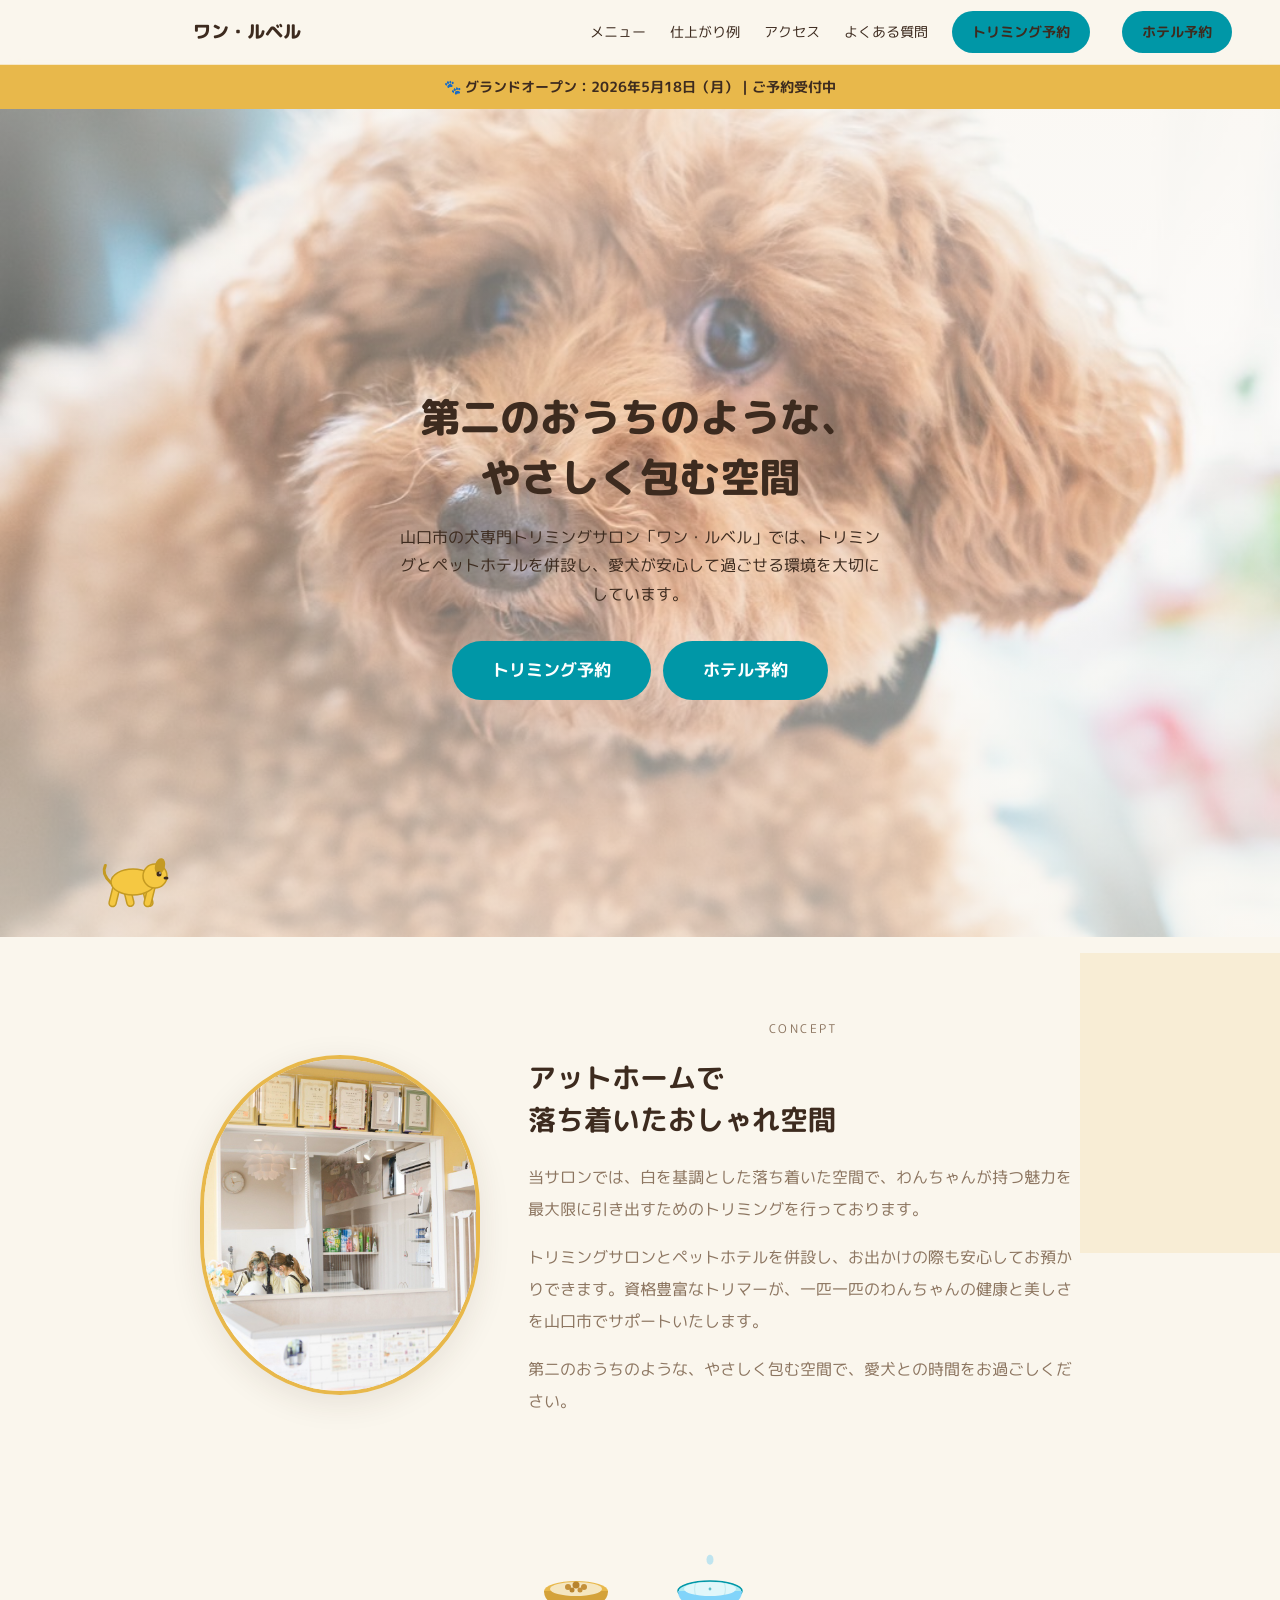
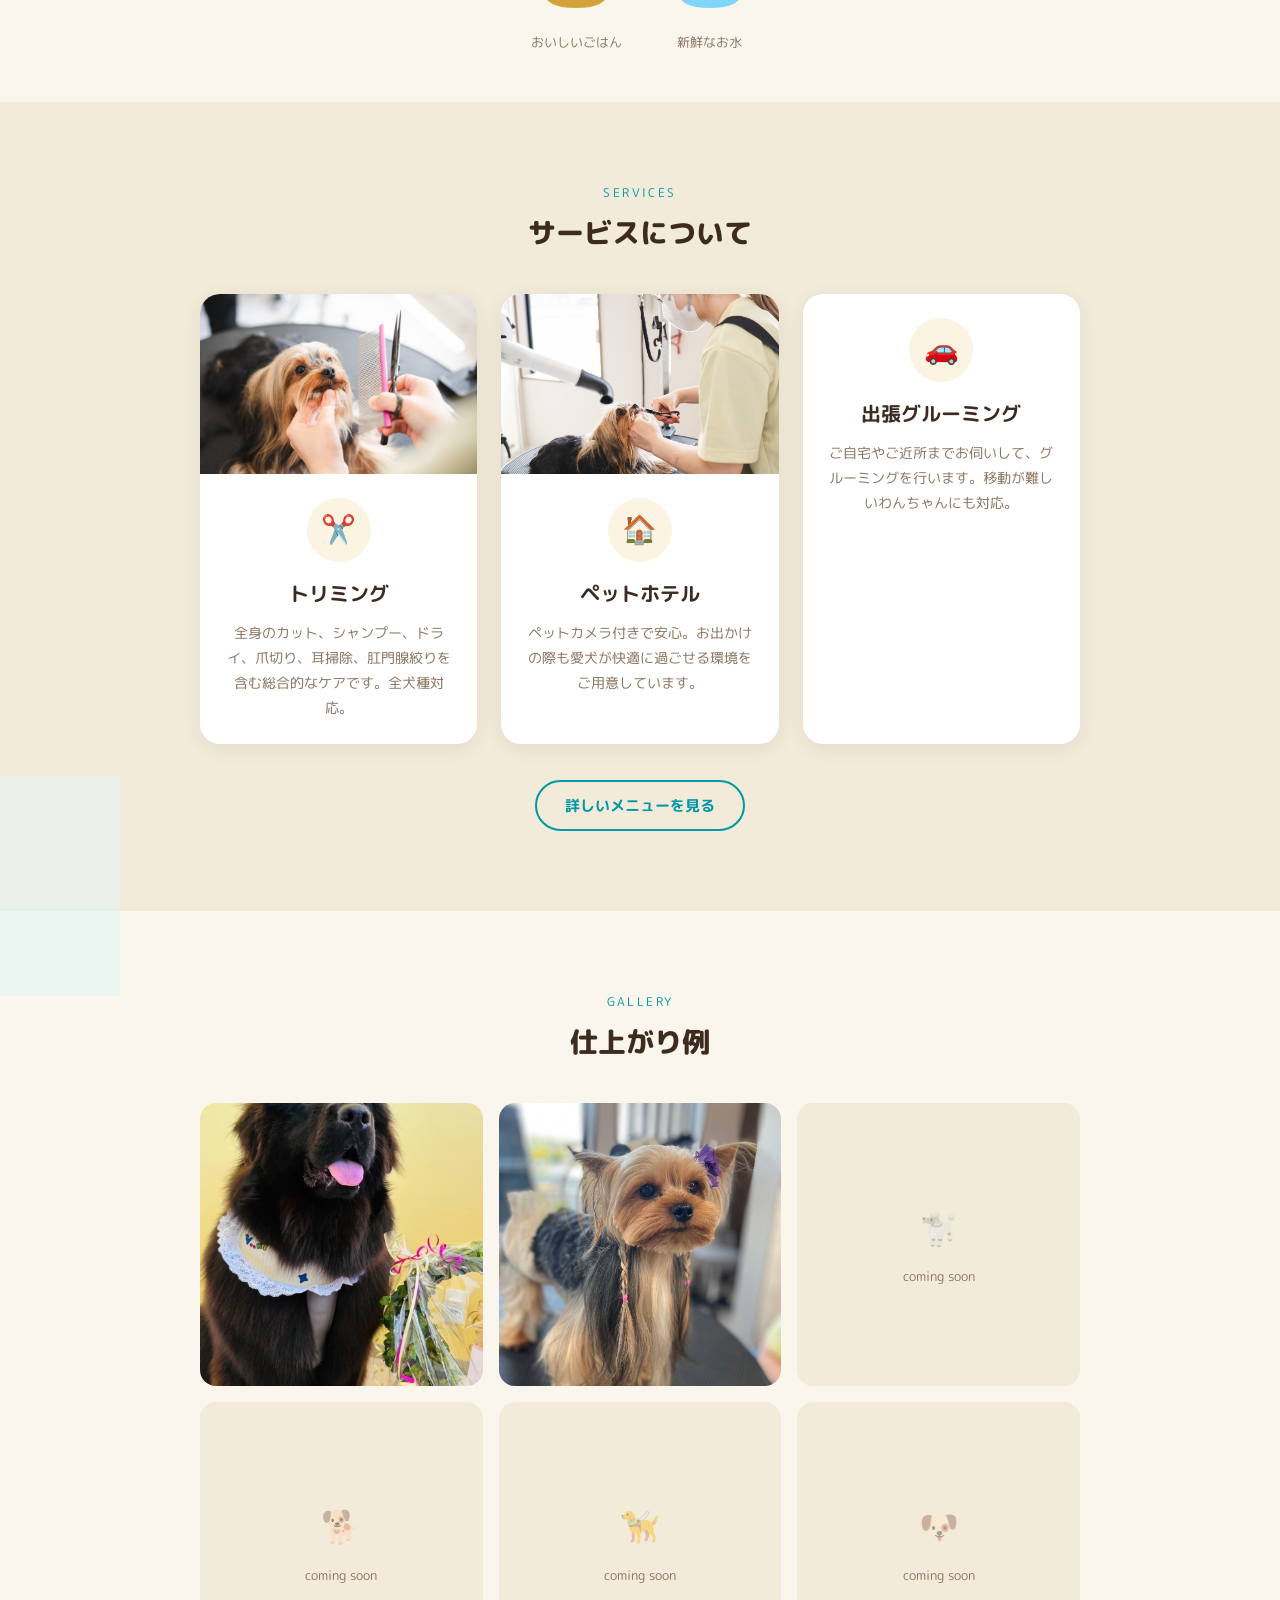
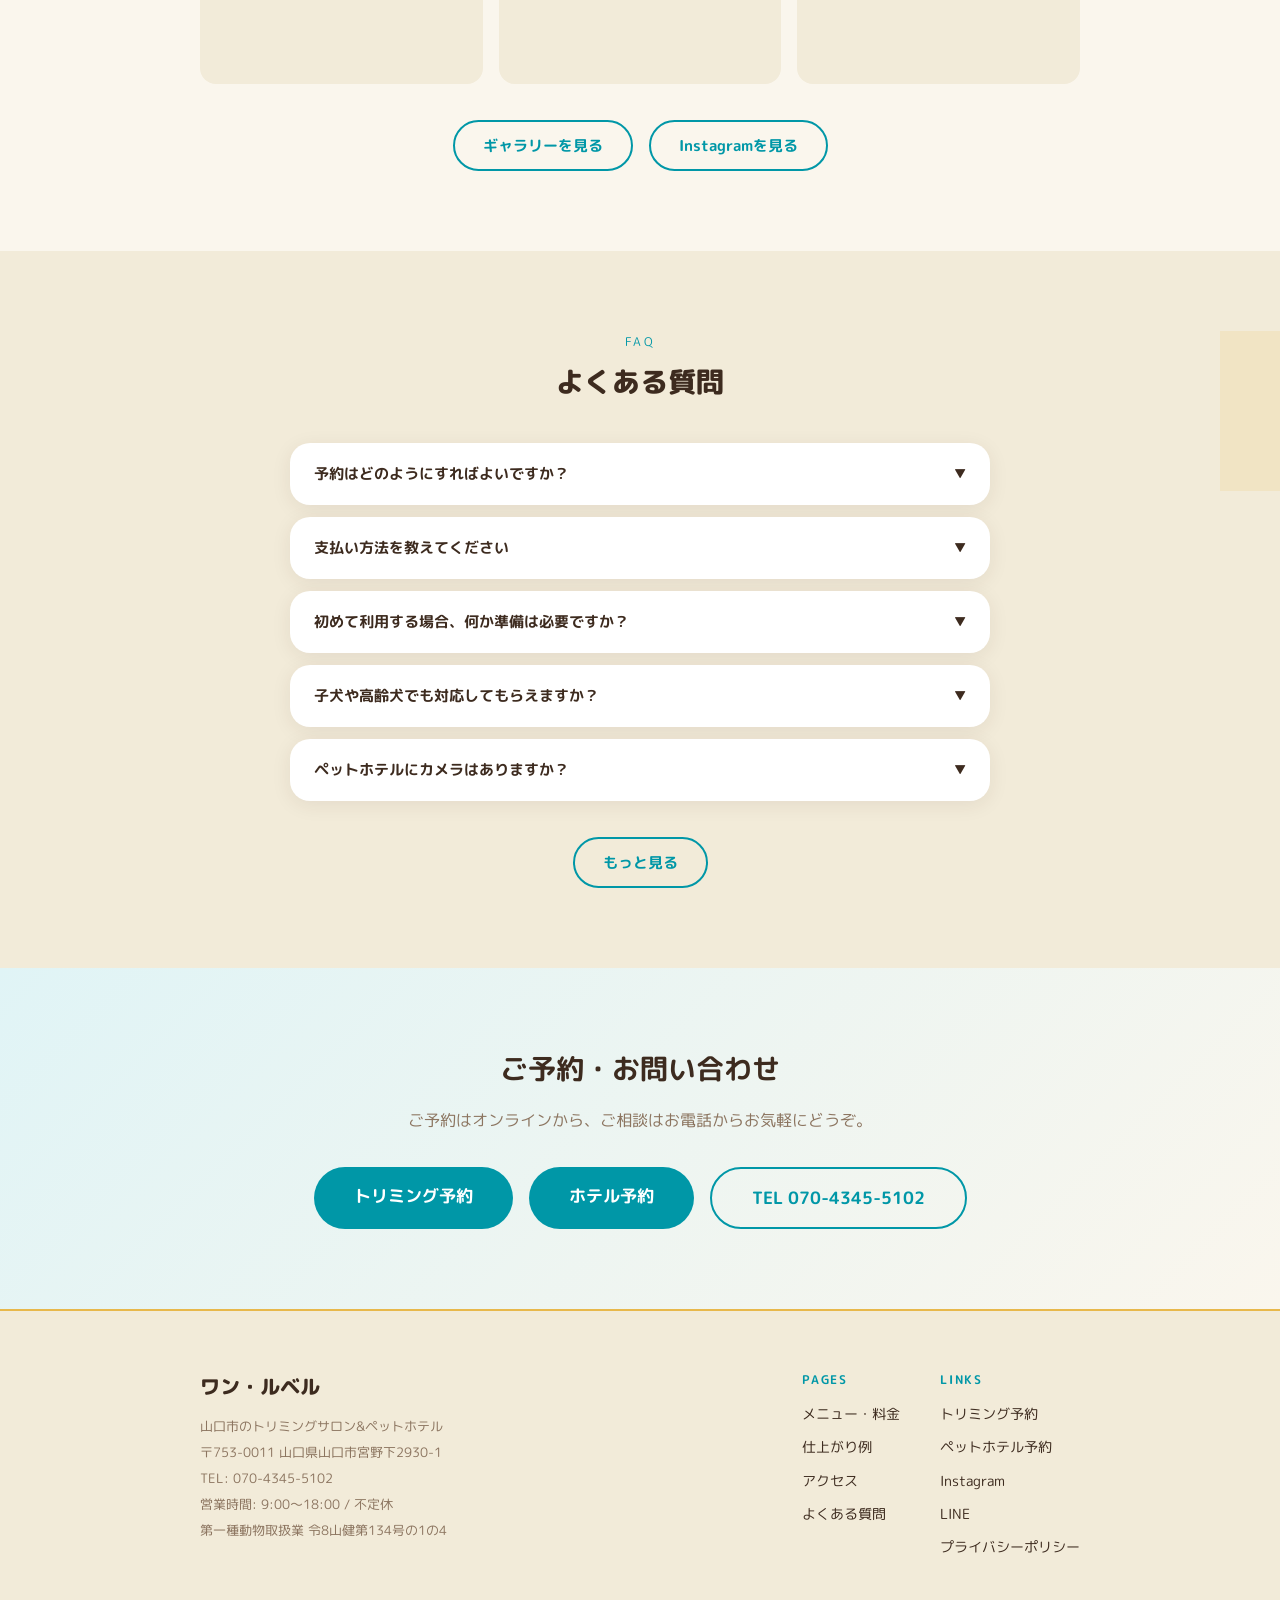
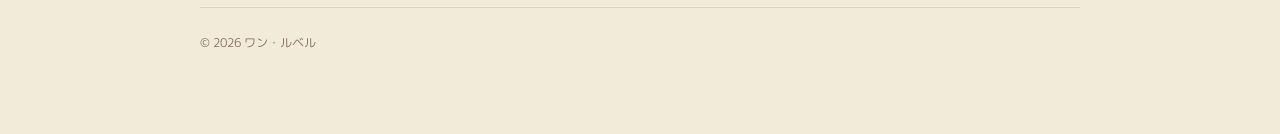
<file: index.html>
<!DOCTYPE html>
<html lang="ja">
<head>
  <meta charset="UTF-8">
  <meta name="viewport" content="width=device-width, initial-scale=1.0">
  <title>山口市のトリミングサロン・ペットホテル｜駐車場完備｜ワン・ルベル</title>
  <meta name="description" content="山口市宮野のトリミングサロン「ワン・ルベル」。小型犬〜大型犬まで全犬種対応。ペットホテル併設・ペットカメラ付き。資格豊富なトリマーが丁寧にケア。駐車場完備。オンライン予約受付中。">
  <meta name="robots" content="index, follow">
  <link rel="canonical" href="https://wanlebel.com/">

  <!-- OGP -->
  <meta property="og:title" content="山口市のトリミングサロン・ペットホテル｜駐車場完備｜ワン・ルベル">
  <meta property="og:description" content="山口市宮野のトリミングサロン「ワン・ルベル」。小型犬〜大型犬まで全犬種対応。ペットホテル併設・ペットカメラ付き。資格豊富なトリマーが丁寧にケア。駐車場完備。オンライン予約受付中。">
  <meta property="og:type" content="website">
  <meta property="og:url" content="https://wanlebel.com/">
  <meta property="og:image" content="https://wanlebel.com/assets/img/trimming-room.jpg">
  <meta property="og:locale" content="ja_JP">
  <meta property="og:site_name" content="ワン・ルベル">
  <!-- Twitter Card -->
  <meta name="twitter:card" content="summary_large_image">
  <meta name="twitter:title" content="山口市のトリミングサロン・ペットホテル｜駐車場完備｜ワン・ルベル">
  <meta name="twitter:description" content="山口市宮野のトリミングサロン「ワン・ルベル」。小型犬〜大型犬まで全犬種対応。ペットホテル併設・ペットカメラ付き。資格豊富なトリマーが丁寧にケア。駐車場完備。オンライン予約受付中。">
  <meta name="twitter:image" content="https://wanlebel.com/assets/img/trimming-room.jpg">
  <!-- JSON-LD -->
  <script type="application/ld+json">
  {
    "@context": "https://schema.org",
    "@type": "LocalBusiness",
    "name": "ワン・ルベル",
    "description": "山口市の犬専門トリミングサロン・ペットホテル。小型犬〜大型犬まで全犬種対応。資格豊富なトリマーが丁寧にケア。",
    "url": "https://wanlebel.com",
    "image": "https://wanlebel.com/assets/img/trimming-room.jpg",
    "address": {
      "@type": "PostalAddress",
      "streetAddress": "宮野下2930-1", "addressLocality": "山口市",
      "addressRegion": "山口県",
      "postalCode": "753-0011",
      "addressCountry": "JP"
    },
    "openingHoursSpecification": [
      {
        "@type": "OpeningHoursSpecification",
        "dayOfWeek": ["Monday", "Tuesday", "Thursday", "Friday"],
        "opens": "09:00",
        "closes": "18:00"
      },
      {
        "@type": "OpeningHoursSpecification",
        "dayOfWeek": ["Saturday", "Sunday"],
        "opens": "09:00",
        "closes": "18:00"
      }
    ],
    "priceRange": "¥¥",
    "sameAs": ["https://www.instagram.com/wan.lebel"],
    "telephone": "070-4345-5102",
    "paymentAccepted": "現金, クレジットカード, 電子マネー",
    "currenciesAccepted": "JPY",
    "geo": {
      "@type": "GeoCoordinates",
      "latitude": 34.197496,
      "longitude": 131.502849
    }
  }
  </script>

  <!-- Google tag (gtag.js) -->
  <script async src="https://www.googletagmanager.com/gtag/js?id=G-NHB4F90QZH"></script>
  <script>
    window.dataLayer = window.dataLayer || [];
    function gtag(){dataLayer.push(arguments);}
    gtag('js', new Date());
    gtag('config', 'G-NHB4F90QZH');
  </script>

  <!-- GTM Head -->
  <!-- Google Tag Manager -->
  <!--
  <script>(function(w,d,s,l,i){w[l]=w[l]||[];w[l].push({'gtm.start':
  new Date().getTime(),event:'gtm.js'});var f=d.getElementsByTagName(s)[0],
  j=d.createElement(s),dl=l!='dataLayer'?'&l='+l:'';j.async=true;j.src=
  'https://www.googletagmanager.com/gtm.js?id='+i+dl;f.parentNode.insertBefore(j,f);
  })(window,document,'script','dataLayer','GTM-XXXXXXX');</script>
  -->
  <!-- End Google Tag Manager -->

  <!-- Fonts -->
  <link rel="preconnect" href="https://fonts.googleapis.com">
  <link rel="preconnect" href="https://fonts.gstatic.com" crossorigin>
  <link href="https://fonts.googleapis.com/css2?family=M+PLUS+Rounded+1c:wght@400;500;700;800&display=swap" rel="stylesheet">

  <!-- Shared CSS -->
  <link rel="stylesheet" href="/assets/css/style.css">

  <!-- Page-specific styles (TOP) -->
  <style>
    /* ── ヒーローセクション ── */
    .hero {
      position: relative;
      min-height: 92vh;
      display: flex;
      align-items: center;
      justify-content: center;
      overflow: hidden;
      background: var(--cream);
    }
    .hero-slide {
      position: absolute; inset: 0;
      background-size: cover; background-position: center;
      opacity: 0;
      animation: heroSlide 20s ease-in-out infinite;
    }
    .hero-slide::after {
      content: '';
      position: absolute; inset: 0;
      background: linear-gradient(
        180deg,
        rgba(250,246,237,0.55) 0%,
        rgba(250,246,237,0.30) 40%,
        rgba(250,246,237,0.65) 100%
      );
    }
    .hero-slide:nth-child(1) {
      background-image: url('/assets/img/hero-dog.jpg');
      animation-delay: 0s;
      opacity: 1;
    }
    .hero-slide:nth-child(2) {
      background-image: url('/assets/img/exterior-front.jpg');
      animation-delay: 5s;
    }
    .hero-slide:nth-child(3) {
      background-image: url('/assets/img/trimming-corgi.jpg');
      animation-delay: 10s;
    }
    .hero-slide:nth-child(4) {
      background-image: url('/assets/img/trimming-poodle.jpg');
      animation-delay: 15s;
    }
    /* 20s total = 4 slides x 5s each */
    @keyframes heroSlide {
      0%    { opacity: 0; transform: scale(1); }
      2%    { opacity: 1; }
      23%   { opacity: 1; }
      25%   { opacity: 0; transform: scale(1.08); }
      100%  { opacity: 0; transform: scale(1); }
    }
    .hero-content {
      position: relative; z-index: 2;
      text-align: center;
      padding: 120px 20px 80px;
    }
    .hero-content h1 {
      font-size: 40px;
      font-weight: 800;
      line-height: 1.5;
      margin-bottom: 16px;
      color: var(--text);
    }
    .hero-content p {
      font-size: 16px;
      max-width: 480px;
      margin: 0 auto 32px;
      color: var(--text);
    }
    .hero-content .btn-primary {
      font-size: 17px;
      padding: 14px 40px;
    }
    @media (max-width: 768px) {
      .hero { min-height: 80vh; }
      .hero-content h1 { font-size: 26px; }
      .hero-content p { font-size: 14px; }
      .hero-content { padding: 100px 16px 60px; }
    }

    /* 犬アニメーション */
    @keyframes dogBody {
      0%, 100% { transform: translateY(0); }
      50%       { transform: translateY(-3px); }
    }
    .dog-walk-track {
      position: absolute;
      bottom: 24px; left: 0; right: 0;
      height: 72px;
      z-index: 3;
      overflow: visible;
      pointer-events: none;
    }
    .walking-dog {
      position: absolute;
      bottom: 0;
      display: flex; align-items: flex-end;
    }
    .dog-svg { animation: dogBody 0.5s ease-in-out infinite; }

    /* ── コンセプトセクション ── */
    .concept-section {
      padding: 80px 0;
      background: var(--cream);
    }
    .concept-inner {
      display: flex;
      align-items: center;
      gap: 48px;
    }
    .concept-photo {
      flex: 0 0 280px;
      height: 340px;
      border-radius: 50% / 45%;
      overflow: hidden;
      box-shadow: 0 8px 32px rgba(61,43,31,0.10);
      border: 4px solid var(--mustard);
    }
    .concept-photo img {
      width: 100%;
      height: 100%;
      object-fit: cover;
    }
    .concept-text {
      flex: 1;
    }
    .concept-text h2 {
      margin-bottom: 20px;
    }
    .concept-text p {
      margin-bottom: 16px;
      color: var(--text-light);
      line-height: 2;
    }
    @media (max-width: 768px) {
      .concept-inner {
        flex-direction: column;
        gap: 32px;
        text-align: center;
      }
      .concept-photo {
        flex: 0 0 auto;
        width: 220px;
        height: 270px;
      }
    }

    /* ── ごはん・水・ケアアニメーション ── */
    .bowl-section {
      padding: 40px 0 48px;
      background: var(--cream);
      overflow: hidden;
    }
    .bowl-items {
      display: flex;
      justify-content: center;
      align-items: flex-end;
      gap: 48px;
    }
    @media (max-width: 480px) {
      .bowl-items { gap: 24px; }
    }
    .bowl-item {
      display: flex;
      flex-direction: column;
      align-items: center;
      gap: 10px;
      font-size: 13px;
      color: var(--text-light);
    }
    .bowl-wrap {
      display: inline-block;
      animation: bowlBounce 2s ease-in-out infinite;
    }
    .bowl-wrap:nth-child(1) { animation-delay: 0s; }
    @keyframes bowlBounce {
      0%, 100% { transform: translateY(0); }
      50%      { transform: translateY(-8px); }
    }
    .steam {
      opacity: 0;
      animation: steamRise 2.5s ease-in-out infinite;
    }
    .steam:nth-child(2) { animation-delay: 0.4s; }
    .steam:nth-child(3) { animation-delay: 0.8s; }
    @keyframes steamRise {
      0%   { opacity: 0; transform: translateY(0); }
      30%  { opacity: 0.7; }
      100% { opacity: 0; transform: translateY(-18px); }
    }
    .icon-24h {
      width: 80px; height: 60px;
      display: flex; align-items: center; justify-content: center;
      animation: bowlBounce 2.4s ease-in-out infinite;
      animation-delay: 0.4s;
    }
    .icon-24h-inner {
      width: 56px; height: 56px;
      border-radius: 50%;
      background: var(--teal-light);
      border: 2px solid var(--teal);
      display: flex; align-items: center; justify-content: center;
      font-size: 11px; font-weight: 700;
      color: var(--teal-dark);
      line-height: 1.3;
      text-align: center;
    }

    /* ── サービスセクション ── */
    .services-section {
      padding: 80px 0;
      background: var(--cream-deep);
    }
    .services-grid {
      display: grid;
      grid-template-columns: repeat(3, 1fr);
      gap: 24px;
      margin-top: 40px;
    }
    .service-card {
      background: var(--white);
      border-radius: var(--radius-card);
      overflow: hidden;
      box-shadow: var(--shadow-card);
      transition: transform 0.25s, box-shadow 0.25s;
    }
    .service-card:hover {
      transform: translateY(-4px);
      box-shadow: 0 8px 28px rgba(61,43,31,0.12);
    }
    .service-icon-circle {
      width: 64px;
      height: 64px;
      margin: 0 auto 16px;
      background: var(--mustard-light);
      border-radius: 50%;
      display: flex;
      align-items: center;
      justify-content: center;
      font-size: 28px;
    }
    .service-card-img {
      width: 100%; height: 180px; object-fit: cover;
    }
    .service-card-body {
      padding: 24px; text-align: center;
    }
    .service-card h3 {
      margin-bottom: 12px;
    }
    .service-card p {
      font-size: 14px;
      color: var(--text-light);
      line-height: 1.8;
    }
    @media (max-width: 768px) {
      .services-grid {
        grid-template-columns: 1fr;
        gap: 16px;
      }
    }

    /* ── フォトグリッド ── */
    .photo-grid-section {
      padding: 80px 0;
      background: var(--cream);
    }
    .photo-grid {
      display: grid;
      grid-template-columns: repeat(3, 1fr);
      gap: 16px;
      margin-top: 40px;
    }
    .photo-cell {
      aspect-ratio: 1;
      background: var(--cream-deep);
      border-radius: 16px;
      display: flex;
      align-items: center;
      justify-content: center;
      font-size: 40px;
      overflow: hidden;
      transition: transform 0.25s;
    }
    .photo-cell:hover {
      transform: scale(1.03);
    }
    .photo-cell img {
      width: 100%; height: 100%; object-fit: cover;
    }
    .photo-cell-coming {
      aspect-ratio: 1;
      background: var(--cream-deep);
      border-radius: 16px;
      display: flex; flex-direction: column;
      align-items: center; justify-content: center;
      gap: 8px; color: var(--text-light); font-size: 13px;
    }
    .photo-cell-coming span {
      font-size: 32px; opacity: 0.4;
    }
    @media (max-width: 768px) {
      .photo-grid {
        grid-template-columns: repeat(2, 1fr);
        gap: 12px;
      }
    }

    /* ── FAQアコーディオン ── */
    .faq-section {
      padding: 80px 0;
      background: var(--cream-deep);
    }
    .faq-list {
      max-width: 700px;
      margin: 40px auto 0;
    }
    .faq-item {
      background: var(--white);
      border-radius: var(--radius-card);
      margin-bottom: 12px;
      box-shadow: var(--shadow-card);
      overflow: hidden;
    }
    .faq-question {
      display: flex;
      align-items: center;
      justify-content: space-between;
      width: 100%;
      padding: 20px 24px;
      font-weight: 700;
      font-size: 15px;
      gap: 12px;
      user-select: none;
      background: none;
      border: none;
      text-align: left;
      font-family: inherit;
      color: inherit;
      transition: background 0.15s;
    }
    .faq-question:hover {
      background: var(--mustard-light);
    }
    .faq-question .arrow {
      font-size: 12px;
      transition: transform 0.3s;
      flex-shrink: 0;
    }
    .faq-item.open .faq-question .arrow {
      transform: rotate(180deg);
    }
    .faq-answer {
      max-height: 0;
      overflow: hidden;
      transition: max-height 0.35s ease, padding 0.35s ease;
      padding: 0 24px;
      font-size: 14px;
      line-height: 1.9;
      color: var(--text-light);
    }
    .faq-item.open .faq-answer {
      max-height: 300px;
      padding: 0 24px 20px;
    }

    /* ── CTAセクション ── */
    .cta-section {
      padding: 80px 0;
      background: linear-gradient(135deg, var(--teal-light) 0%, var(--cream) 100%);
      text-align: center;
    }
    .cta-section h2 {
      margin-bottom: 16px;
    }
    .cta-section p {
      color: var(--text-light);
      margin-bottom: 32px;
      max-width: 480px;
      margin-left: auto;
      margin-right: auto;
    }
    .cta-buttons {
      display: flex;
      gap: 16px;
      justify-content: center;
      flex-wrap: wrap;
    }

    /* ── Blob (スクロール装飾) ── */
    .blob-deco {
      position: absolute;
      border-radius: 50%;
      background: var(--mustard-light);
      opacity: 0;
      transition: opacity 1s, transform 1s;
      pointer-events: none;
    }
    .blob-deco.visible {
      opacity: 1;
      transform: scale(1) !important;
    }
  </style>
</head>
<body>
  <!-- GTM Body -->
  <!-- Google Tag Manager (noscript) -->
  <!--
  <noscript><iframe src="https://www.googletagmanager.com/ns.html?id=GTM-XXXXXXX"
  height="0" width="0" style="display:none;visibility:hidden"></iframe></noscript>
  -->
  <!-- End Google Tag Manager (noscript) -->

  <!-- Header -->
  <header class="site-header">
    <div class="header-inner">
      <button class="hamburger" id="hamburger" aria-label="メニューを開く" aria-expanded="false" aria-controls="drawer">
        <span></span><span></span><span></span>
      </button>
      <a href="/" class="header-logo">ワン・ルベル</a>
      <nav class="header-nav">
        <a href="/menu">メニュー</a>
        <a href="/gallery">仕上がり例</a>
        <a href="/access">アクセス</a>
        <a href="/faq">よくある質問</a>
        <a href="https://wanlebel.stores.jp/reserve/wanlebel-miyano/4611566" class="btn-primary" style="padding: 8px 20px; font-size: 14px;">トリミング予約</a><a href="https://wanlebel.stores.jp/reserve/wanlebel-miyano/1393808" class="btn-primary" style="padding: 8px 20px; font-size: 14px; margin-left: 8px;" target="_blank" rel="noopener noreferrer">ホテル予約</a>
      </nav>
    </div>
  </header>
  <div class="drawer-overlay" id="drawerOverlay"></div>
  <nav class="drawer" id="drawer" role="navigation" aria-label="メインメニュー">
    <a href="/">トップ</a>
    <a href="/menu">メニュー・料金</a>
    <a href="/gallery">仕上がり例</a>
    <a href="/access">アクセス</a>
    <a href="/faq">よくある質問</a>
    <a href="https://www.instagram.com/wan.lebel" target="_blank" rel="noopener">Instagram</a>
    <a href="https://lin.ee/ocE0d3T" target="_blank" rel="noopener">LINE</a>
    <a href="https://wanlebel.stores.jp/reserve/wanlebel-miyano/4611566" class="drawer-reserve">トリミング予約</a>
    <a href="https://wanlebel.stores.jp/reserve/wanlebel-miyano/1393808" class="drawer-reserve" target="_blank" rel="noopener noreferrer">ペットホテル予約</a>
  </nav>

  <main style="margin-top: 64px; position: relative;">
    <!-- ブロブ装飾 -->
    <div class="blob-wrap" aria-hidden="true">
      <div class="blob-edge blob-edge--mustard blob-edge--lg blob-edge--right" style="top: 20%;"></div>
      <div class="blob-edge blob-edge--teal blob-edge--md blob-edge--left" style="top: 52%;"></div>
      <div class="blob-edge blob-edge--mustard blob-edge--sm blob-edge--right" style="top: 78%;"></div>
    </div>

    <!-- オープン告知バナー -->
    <div class="announce-banner">
      <p>🐾 グランドオープン：2026年5月18日（月）｜ご予約受付中</p>
    </div>

    <!-- ── 1. Hero ── -->
    <section class="hero">
      <div class="hero-slide"></div>
      <div class="hero-slide"></div>
      <div class="hero-slide"></div>
      <div class="hero-slide"></div>
      <div class="hero-content fade-in">
        <h1>第二のおうちのような、<br>やさしく包む空間</h1>
        <p>山口市の犬専門トリミングサロン「ワン・ルベル」では、トリミングとペットホテルを併設し、愛犬が安心して過ごせる環境を大切にしています。</p>
        <div style="display:flex; gap:12px; flex-wrap:wrap; justify-content:center;"><a href="https://wanlebel.stores.jp/reserve/wanlebel-miyano/4611566" class="btn-primary">トリミング予約</a><a href="https://wanlebel.stores.jp/reserve/wanlebel-miyano/1393808" class="btn-primary" target="_blank" rel="noopener noreferrer">ホテル予約</a></div>
      </div>
      <div class="dog-walk-track" id="dogWalkTrack">
        <div class="walking-dog" id="walkingDog">
          <svg class="dog-svg" width="82" height="58" viewBox="0 0 82 58" aria-hidden="true">
            <!-- しっぽ -->
            <path d="M16 28 Q7 18 12 10" stroke="#C49A22" stroke-width="3" stroke-linecap="round" fill="none">
              <animateTransform attributeName="transform" type="rotate" values="0 16 28;13 16 28;-8 16 28;0 16 28" dur="0.6s" repeatCount="indefinite"/>
            </path>
            <!-- 後脚A -->
            <rect x="19" y="28" width="7" height="24" rx="3.5" fill="#F5C842" stroke="#C49A22" stroke-width="1.5">
              <animateTransform attributeName="transform" type="rotate" values="-16 22 28;16 22 28;-16 22 28" dur="0.5s" repeatCount="indefinite"/>
            </rect>
            <!-- 後脚B -->
            <rect x="27" y="28" width="7" height="24" rx="3.5" fill="#F5C842" stroke="#C49A22" stroke-width="1.5">
              <animateTransform attributeName="transform" type="rotate" values="16 30 28;-16 30 28;16 30 28" dur="0.5s" repeatCount="indefinite"/>
            </rect>
            <!-- 前脚A -->
            <rect x="46" y="28" width="7" height="24" rx="3.5" fill="#F5C842" stroke="#C49A22" stroke-width="1.5">
              <animateTransform attributeName="transform" type="rotate" values="16 49 28;-16 49 28;16 49 28" dur="0.5s" repeatCount="indefinite"/>
            </rect>
            <!-- 前脚B -->
            <rect x="54" y="28" width="7" height="24" rx="3.5" fill="#F5C842" stroke="#C49A22" stroke-width="1.5">
              <animateTransform attributeName="transform" type="rotate" values="-16 57 28;16 57 28;-16 57 28" dur="0.5s" repeatCount="indefinite"/>
            </rect>
            <!-- 体 -->
            <ellipse cx="38" cy="27" rx="22" ry="13" fill="#F5C842" stroke="#C49A22" stroke-width="1.5"/>
            <!-- 頭 -->
            <circle cx="60" cy="21" r="12" fill="#F5C842" stroke="#C49A22" stroke-width="1.5"/>
            <!-- 耳 -->
            <ellipse cx="65" cy="11" rx="5" ry="8" fill="#C49A22" transform="rotate(15 65 11)"/>
            <!-- 目 -->
            <circle cx="64" cy="19" r="2.5" fill="#3D2B1F"/>
            <circle cx="65" cy="18" r="0.8" fill="white"/>
            <!-- 鼻 -->
            <ellipse cx="71" cy="23" rx="2.5" ry="1.5" fill="#3D2B1F"/>
          </svg>
        </div>
      </div>
    </section>

    <!-- ── 2. Concept ── -->
    <section class="concept-section">
      <div class="wrap">
        <div class="concept-inner fade-in">
          <div class="concept-photo">
            <img src="/assets/img/interior-reception.jpg" alt="ワン・ルベルの店内">
          </div>
          <div class="concept-text">
            <p class="section-eyebrow">Concept</p>
            <h2>アットホームで<br>落ち着いたおしゃれ空間</h2>
            <p>当サロンでは、白を基調とした落ち着いた空間で、わんちゃんが持つ魅力を最大限に引き出すためのトリミングを行っております。</p>
            <p>トリミングサロンとペットホテルを併設し、お出かけの際も安心してお預かりできます。資格豊富なトリマーが、一匹一匹のわんちゃんの健康と美しさを山口市でサポートいたします。</p>
            <p>第二のおうちのような、やさしく包む空間で、愛犬との時間をお過ごしください。</p>
          </div>
        </div>
      </div>
    </section>

    <!-- ── 3. ごはん・水・ケア ── -->
    <section class="bowl-section fade-in">
      <div class="bowl-items">

        <!-- ごはん -->
        <div class="bowl-item">
          <div class="bowl-wrap" id="bowlWrap">
            <svg width="80" height="60" viewBox="0 0 80 60" fill="none" xmlns="http://www.w3.org/2000/svg" aria-hidden="true">
              <path class="steam" d="M28 16 Q30 8 28 0" stroke="#E8B84B" stroke-width="2" stroke-linecap="round" fill="none"/>
              <path class="steam" d="M40 14 Q42 6 40 -2" stroke="#E8B84B" stroke-width="2" stroke-linecap="round" fill="none"/>
              <path class="steam" d="M52 16 Q54 8 52 0" stroke="#E8B84B" stroke-width="2" stroke-linecap="round" fill="none"/>
              <ellipse cx="40" cy="38" rx="32" ry="10" fill="#E8B84B"/>
              <path d="M8 38 Q8 55 40 55 Q72 55 72 38" fill="#D4A23A"/>
              <ellipse cx="40" cy="36" rx="26" ry="7" fill="#F5E6C0"/>
              <circle cx="32" cy="34" r="3" fill="#C4903A"/>
              <circle cx="40" cy="32" r="3.5" fill="#B8842E"/>
              <circle cx="48" cy="34" r="3" fill="#C4903A"/>
              <circle cx="36" cy="37" r="2.5" fill="#B8842E"/>
              <circle cx="44" cy="37" r="2.5" fill="#C4903A"/>
            </svg>
          </div>
          <span>おいしいごはん</span>
        </div>

        <!-- 新鮮なお水 -->
        <div class="bowl-item">
          <div class="bowl-wrap" style="animation-delay: 0.3s;">
            <svg width="80" height="60" viewBox="0 0 80 60" fill="none" xmlns="http://www.w3.org/2000/svg" aria-hidden="true">
              <!-- 水滴 -->
              <ellipse cx="40" cy="8" rx="3.5" ry="5" fill="#29B6F6" opacity="0">
                <animate attributeName="cy" values="4;34" dur="1.8s" repeatCount="indefinite" begin="0.3s"/>
                <animate attributeName="opacity" values="0;1;1;0" dur="1.8s" repeatCount="indefinite" begin="0.3s"/>
              </ellipse>
              <!-- ボウル（ごはん皿と同じ形、水色）-->
              <ellipse cx="40" cy="38" rx="32" ry="10" fill="#B2EBF2" stroke="#0097A7" stroke-width="1.5"/>
              <path d="M8 38 Q8 55 40 55 Q72 55 72 38" fill="#81D4FA"/>
              <!-- 水面 -->
              <ellipse cx="40" cy="36" rx="26" ry="7" fill="#E0F7FA"/>
              <!-- 波紋 -->
              <clipPath id="waterBowlClip">
                <ellipse cx="40" cy="36" rx="26" ry="7"/>
              </clipPath>
              <g clip-path="url(#waterBowlClip)">
                <circle cx="40" cy="36" r="0" fill="none" stroke="#0097A7" stroke-width="1.2" opacity="0.6">
                  <animate attributeName="r" values="0;22" dur="1.8s" repeatCount="indefinite" begin="0.4s"/>
                  <animate attributeName="opacity" values="0.6;0" dur="1.8s" repeatCount="indefinite" begin="0.4s"/>
                </circle>
                <circle cx="40" cy="36" r="0" fill="none" stroke="#0097A7" stroke-width="1.2" opacity="0.4">
                  <animate attributeName="r" values="0;22" dur="1.8s" repeatCount="indefinite" begin="1.0s"/>
                  <animate attributeName="opacity" values="0.4;0" dur="1.8s" repeatCount="indefinite" begin="1.0s"/>
                </circle>
              </g>
            </svg>
          </div>
          <span>新鮮なお水</span>
        </div>


      </div>
    </section>

    <!-- ── 4. Services ── -->
    <section class="services-section">
      <div class="wrap">
        <p class="section-eyebrow fade-in">Services</p>
        <h2 class="section-title fade-in">サービスについて</h2>
        <div class="services-grid">
          <div class="service-card fade-in">
            <img class="service-card-img" src="/assets/img/trimming-yorkie.jpg" alt="トリミング風景">
            <div class="service-card-body">
              <div class="service-icon-circle">✂️</div>
              <h3>トリミング</h3>
              <p>全身のカット、シャンプー、ドライ、爪切り、耳掃除、肛門腺絞りを含む総合的なケアです。全犬種対応。</p>
            </div>
          </div>
          <div class="service-card fade-in">
            <img class="service-card-img" src="/assets/img/trimming-scene.jpg" alt="施術風景">
            <div class="service-card-body">
              <div class="service-icon-circle">🏠</div>
              <h3>ペットホテル</h3>
              <p>ペットカメラ付きで安心。お出かけの際も愛犬が快適に過ごせる環境をご用意しています。</p>
            </div>
          </div>
          <div class="service-card fade-in">
            <div class="service-card-body">
              <div class="service-icon-circle">🚗</div>
              <h3>出張グルーミング</h3>
              <p>ご自宅やご近所までお伺いして、グルーミングを行います。移動が難しいわんちゃんにも対応。</p>
            </div>
          </div>
        </div>
        <div style="text-align: center; margin-top: 36px;" class="fade-in">
          <a href="/menu" class="btn-outline">詳しいメニューを見る</a>
        </div>
      </div>
    </section>

    <!-- ── 5. Photo Grid (仕上がり例) ── -->
    <section class="photo-grid-section">
      <div class="wrap">
        <p class="section-eyebrow fade-in">Gallery</p>
        <h2 class="section-title fade-in">仕上がり例</h2>
        <div class="photo-grid">
          <div class="photo-cell fade-in">
            <img src="/assets/img/gallery-newfoundland.jpeg" alt="仕上がり例 - ニューファンドランド">
          </div>
          <div class="photo-cell fade-in">
            <img src="/assets/img/gallery-yorkie.jpg" alt="仕上がり例 - ヨーキー">
          </div>
          <div class="photo-cell-coming fade-in"><span>🐩</span>coming soon</div>
          <div class="photo-cell-coming fade-in"><span>🐕</span>coming soon</div>
          <div class="photo-cell-coming fade-in"><span>🦮</span>coming soon</div>
          <div class="photo-cell-coming fade-in"><span>🐶</span>coming soon</div>
        </div>
        <div style="text-align: center; margin-top: 36px;" class="fade-in">
          <a href="/gallery" class="btn-outline" style="margin-right: 12px;">ギャラリーを見る</a>
          <a href="https://www.instagram.com/wan.lebel" target="_blank" rel="noopener" class="btn-outline">Instagramを見る</a>
        </div>
      </div>
    </section>

    <!-- ── 6. FAQ Accordion ── -->
    <section class="faq-section">
      <div class="wrap">
        <p class="section-eyebrow fade-in">FAQ</p>
        <h2 class="section-title fade-in">よくある質問</h2>
        <div class="faq-list">
          <div class="faq-item fade-in">
            <button class="faq-question" aria-expanded="false">
              <span>予約はどのようにすればよいですか？</span>
              <span class="arrow">▼</span>
            </button>
            <div class="faq-answer">
              オンライン予約システムからご予約いただけます。ご希望の日時を選択してお申し込みください。お電話（070-4345-5102）でもご予約を承っております。
            </div>
          </div>
          <div class="faq-item fade-in">
            <button class="faq-question" aria-expanded="false">
              <span>支払い方法を教えてください</span>
              <span class="arrow">▼</span>
            </button>
            <div class="faq-answer">
              お支払いは施術後、店頭にてお願いしております。現金、各種クレジットカード、電子マネーに対応しています。事前決済はございません。
            </div>
          </div>
          <div class="faq-item fade-in">
            <button class="faq-question" aria-expanded="false">
              <span>初めて利用する場合、何か準備は必要ですか？</span>
              <span class="arrow">▼</span>
            </button>
            <div class="faq-answer">
              特に準備は必要ありません。愛犬と一緒にご来店ください。初回はカウンセリングのお時間をいただきます。ご不明な点がございましたら、お気軽にご相談ください。
            </div>
          </div>
          <div class="faq-item fade-in">
            <button class="faq-question" aria-expanded="false">
              <span>子犬や高齢犬でも対応してもらえますか？</span>
              <span class="arrow">▼</span>
            </button>
            <div class="faq-answer">
              はい、対応可能です。子犬から高齢犬まで、それぞれの体調やコンディションに合わせて丁寧にケアいたします。ご不安な点はお気軽にご相談ください。
            </div>
          </div>
          <div class="faq-item fade-in">
            <button class="faq-question" aria-expanded="false">
              <span>ペットホテルにカメラはありますか？</span>
              <span class="arrow">▼</span>
            </button>
            <div class="faq-answer">
              はい、ペットカメラを設置しております。お預かり中の愛犬の様子をスマートフォンからご確認いただけます。
            </div>
          </div>
        </div>
        <div style="text-align: center; margin-top: 36px;" class="fade-in">
          <a href="/faq" class="btn-outline">もっと見る</a>
        </div>
      </div>
    </section>

    <!-- ── 7. CTA / Reserve ── -->
    <section class="cta-section">
      <div class="wrap fade-in">
        <h2>ご予約・お問い合わせ</h2>
        <p>ご予約はオンラインから、ご相談はお電話からお気軽にどうぞ。</p>
        <div class="cta-buttons">
          <a href="https://wanlebel.stores.jp/reserve/wanlebel-miyano/4611566" class="btn-primary" style="font-size: 17px; padding: 14px 40px;">トリミング予約</a><a href="https://wanlebel.stores.jp/reserve/wanlebel-miyano/1393808" class="btn-primary" style="font-size: 17px; padding: 14px 40px;" target="_blank" rel="noopener noreferrer">ホテル予約</a>
          <a href="tel:07043455102" class="btn-outline" style="font-size: 17px; padding: 14px 40px;">TEL 070-4345-5102</a>
        </div>
      </div>
    </section>
  </main>

  <!-- ── 8. Footer ── -->
  <footer class="site-footer">
    <div class="wrap">
      <div class="footer-inner">
        <div class="footer-brand">
          <h2>ワン・ルベル</h2>
          <p>山口市のトリミングサロン&amp;ペットホテル<br>
             〒753-0011 山口県山口市宮野下2930-1<br>
             TEL: <a href="tel:07043455102" style="color: inherit;">070-4345-5102</a><br>
             営業時間: 9:00〜18:00 / 不定休<br>
             第一種動物取扱業 令8山健第134号の1の4</p>
        </div>
        <div class="footer-links">
          <div class="footer-links-group">
            <h3>Pages</h3>
            <a href="/menu">メニュー・料金</a>
            <a href="/gallery">仕上がり例</a>
            <a href="/access">アクセス</a>
            <a href="/faq">よくある質問</a>
          </div>
          <div class="footer-links-group">
            <h3>Links</h3>
            <a href="https://wanlebel.stores.jp/reserve/wanlebel-miyano/4611566" target="_blank" rel="noopener noreferrer">トリミング予約</a>
            <a href="https://wanlebel.stores.jp/reserve/wanlebel-miyano/1393808" target="_blank" rel="noopener noreferrer">ペットホテル予約</a>
            <a href="https://www.instagram.com/wan.lebel" target="_blank" rel="noopener">Instagram</a>
            <a href="https://lin.ee/ocE0d3T" target="_blank" rel="noopener">LINE</a>
            <a href="/policy">プライバシーポリシー</a>
          </div>
        </div>
      </div>
      <div class="footer-bottom">
        <div class="footer-copy">&copy; 2026 ワン・ルベル</div>
      </div>
    </div>
  </footer>

  <!-- ── 9. Mobile bottom nav ── -->
  <nav class="mobile-bottom-nav">
    <a href="https://wanlebel.stores.jp/reserve/wanlebel-miyano/4611566" target="_blank" rel="noopener noreferrer">
      <span class="nav-icon">✂️</span>トリミング予約
    </a>
    <a href="https://wanlebel.stores.jp/reserve/wanlebel-miyano/1393808" target="_blank" rel="noopener noreferrer">
      <span class="nav-icon">🏠</span>ホテル予約
    </a>
    <a href="/menu"><span class="nav-icon">✂️</span>メニュー</a>
    <a href="/access"><span class="nav-icon">📍</span>アクセス</a>
    <a href="https://www.instagram.com/wan.lebel" target="_blank" rel="noopener">
      <span class="nav-icon">📷</span>Instagram
    </a>
    <a href="https://lin.ee/ocE0d3T" target="_blank" rel="noopener">
      <span class="nav-icon">💬</span>LINE
    </a>
  </nav>

  <!-- Scripts -->
  <script>
    // ── ドロワーメニュー ──
    (function() {
      const hamburger = document.getElementById('hamburger');
      const drawer = document.getElementById('drawer');
      const overlay = document.getElementById('drawerOverlay');
      function toggleDrawer(open) {
        hamburger.classList.toggle('open', open);
        drawer.classList.toggle('open', open);
        overlay.classList.toggle('open', open);
        hamburger.setAttribute('aria-expanded', String(open));
        document.body.style.overflow = open ? 'hidden' : '';
      }
      hamburger.addEventListener('click', () => toggleDrawer(!drawer.classList.contains('open')));
      overlay.addEventListener('click', () => toggleDrawer(false));
      drawer.querySelectorAll('a').forEach(el => el.addEventListener('click', () => toggleDrawer(false)));
      document.addEventListener('keydown', function(e) {
        if (e.key === 'Escape' && hamburger.getAttribute('aria-expanded') === 'true') {
          toggleDrawer(false);
          hamburger.focus();
        }
      });
    })();

    // ── スクロールフェードイン ──
    (function() {
      const io = new IntersectionObserver((entries) => {
        entries.forEach(e => {
          if (e.isIntersecting) {
            e.target.classList.add('visible');
            io.unobserve(e.target);
          }
        });
      }, { threshold: 0.1 });
      document.querySelectorAll('.fade-in').forEach(el => io.observe(el));
    })();

    // ── 犬の歩くアニメーション (rAF) ──
    (function() {
      var dog = document.getElementById('walkingDog');
      var track = document.getElementById('dogWalkTrack');
      var x = -80, dir = 1;
      var speed = 1.4;

      function tick() {
        if (document.hidden) { requestAnimationFrame(tick); return; }
        var maxX = track.offsetWidth;
        x += dir * speed;
        dog.style.transformOrigin = '0 100%';
        dog.style.transform = dir === 1
          ? 'translateX(' + x + 'px)'
          : 'translateX(' + (x + 72) + 'px) scaleX(-1)';
        if (dir === 1 && x >= maxX + 80) { dir = -1; }
        else if (dir === -1 && x <= -80) { dir = 1; }
        requestAnimationFrame(tick);
      }
      requestAnimationFrame(tick);
    })();

    // ── FAQアコーディオン ──
    document.querySelectorAll('.faq-question').forEach(function(btn) {
      btn.addEventListener('click', function() {
        const item = btn.closest('.faq-item');
        const wasOpen = item.classList.contains('open');
        // 他を閉じる
        document.querySelectorAll('.faq-item.open').forEach(function(i) {
          i.classList.remove('open');
          i.querySelector('.faq-question').setAttribute('aria-expanded', 'false');
        });
        if (!wasOpen) {
          item.classList.add('open');
          btn.setAttribute('aria-expanded', 'true');
        }
      });
    });

    // ── ボウルアニメーション (scroll observer) ──
    (function() {
      const bowl = document.getElementById('bowlWrap');
      if (!bowl) return;
      const bowlObs = new IntersectionObserver(function(entries) {
        entries.forEach(function(e) {
          if (e.isIntersecting) {
            bowl.style.animationPlayState = 'running';
          } else {
            bowl.style.animationPlayState = 'paused';
          }
        });
      }, { threshold: 0.3 });
      bowlObs.observe(bowl);
    })();

    // ── Blob装飾 ──
    (function() {
      document.querySelectorAll('.blob-edge').forEach(function(el) {
        el.classList.add('blob-visible');
      });
    })();
  </script>
</body>
</html>
</file>
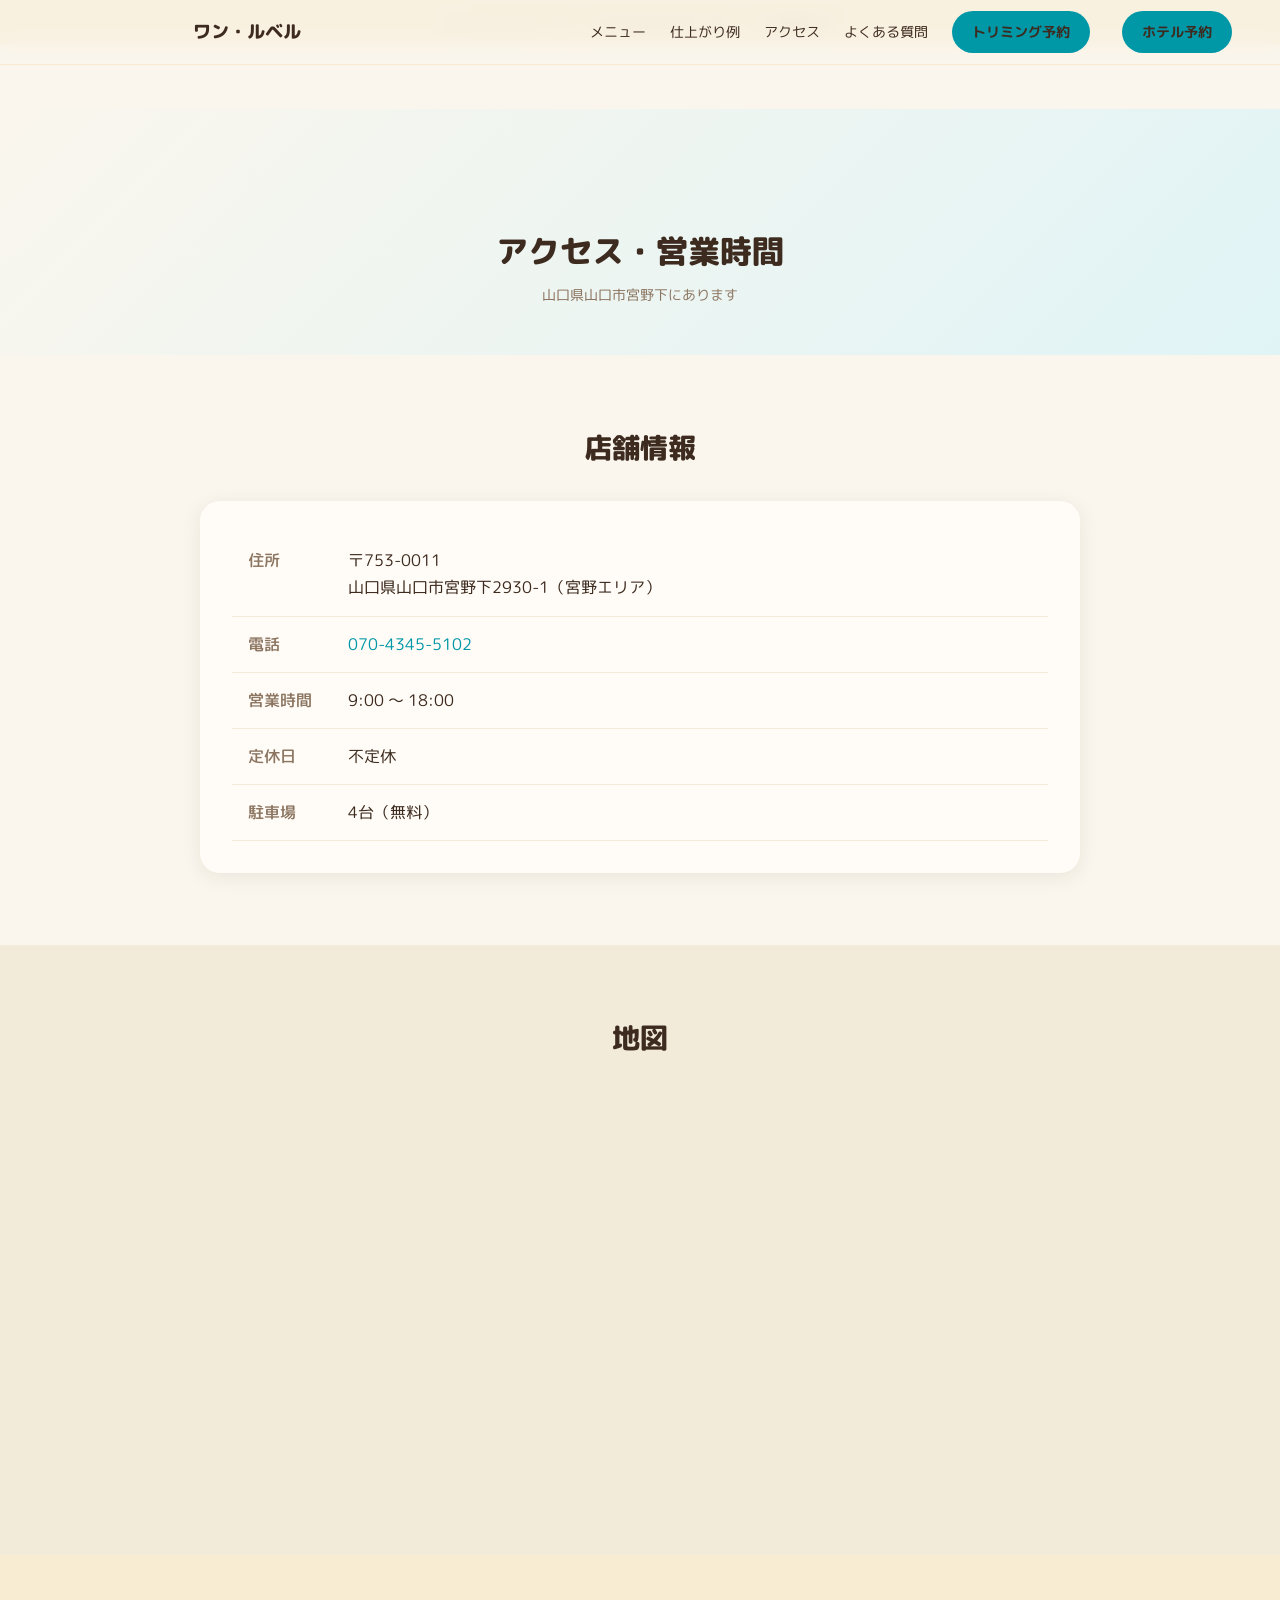
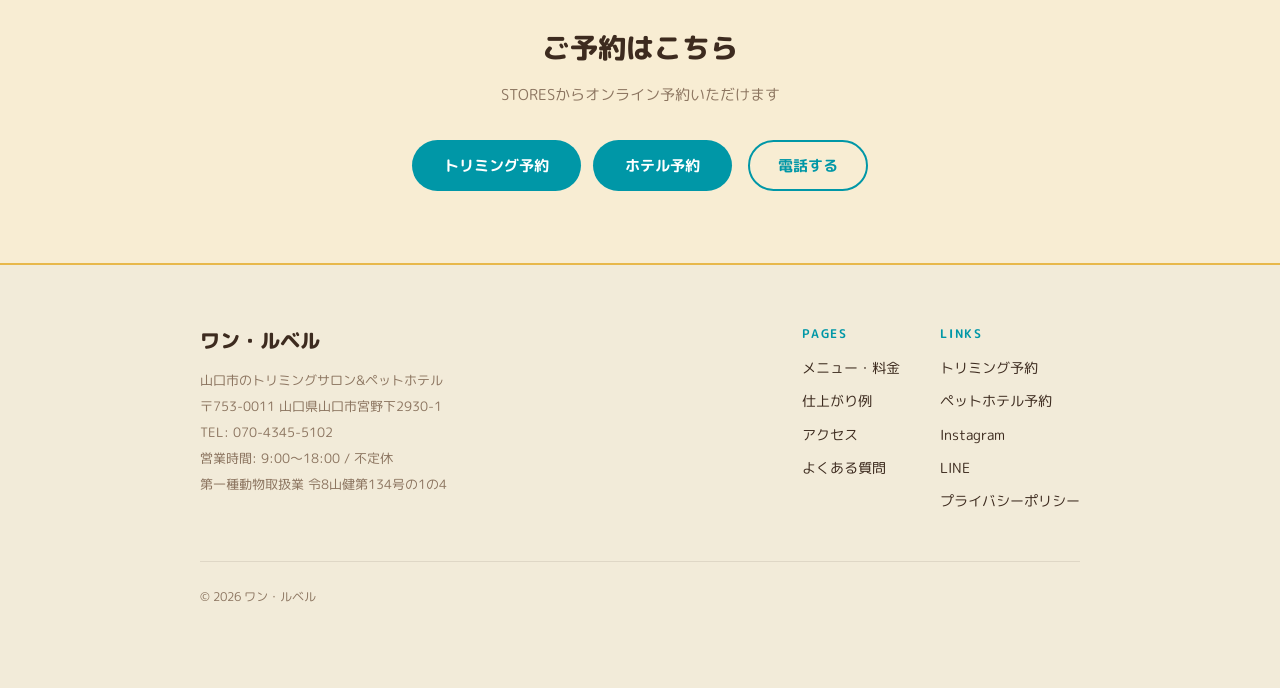
<file: access/index.html>
<!DOCTYPE html>
<html lang="ja">
<head>
  <meta charset="UTF-8">
  <meta name="viewport" content="width=device-width, initial-scale=1.0">
  <title>アクセス・営業時間｜山口市宮野のトリミングサロン ワン・ルベル【駐車場4台】</title>
  <meta name="description" content="ワン・ルベルのアクセス・営業時間。山口市宮野（宮野下2930-1）のトリミングサロン。9:00〜18:00・不定休。駐車場4台（無料）。お電話・オンラインでご予約を。">
  <meta name="robots" content="index, follow">
  <link rel="canonical" href="https://wanlebel.com/access/">

  <!-- OGP -->
  <meta property="og:title" content="アクセス・営業時間｜山口市宮野のトリミングサロン ワン・ルベル【駐車場4台】">
  <meta property="og:description" content="ワン・ルベルのアクセス・営業時間。山口市宮野（宮野下2930-1）のトリミングサロン。9:00〜18:00・不定休。駐車場4台（無料）。お電話・オンラインでご予約を。">
  <meta property="og:type" content="website">
  <meta property="og:url" content="https://wanlebel.com/access/">
  <meta property="og:image" content="https://wanlebel.com/assets/img/trimming-room.jpg">
  <meta property="og:locale" content="ja_JP">
  <meta property="og:site_name" content="ワン・ルベル">
  <!-- Twitter Card -->
  <meta name="twitter:card" content="summary_large_image">
  <meta name="twitter:title" content="アクセス・営業時間｜山口市宮野のトリミングサロン ワン・ルベル【駐車場4台】">
  <meta name="twitter:description" content="ワン・ルベルのアクセス・営業時間。山口市宮野（宮野下2930-1）のトリミングサロン。9:00〜18:00・不定休。駐車場4台（無料）。お電話・オンラインでご予約を。">
  <meta name="twitter:image" content="https://wanlebel.com/assets/img/trimming-room.jpg">
  <!-- JSON-LD -->
  <script type="application/ld+json">
  {
    "@context": "https://schema.org",
    "@type": "LocalBusiness",
    "name": "ワン・ルベル",
    "description": "山口市の犬専門トリミングサロン・ペットホテル。全犬種対応。",
    "url": "https://wanlebel.com",
    "image": "https://wanlebel.com/assets/img/trimming-room.jpg",
    "address": {
      "@type": "PostalAddress",
      "streetAddress": "宮野下2930-1", "addressLocality": "山口市",
      "addressRegion": "山口県",
      "postalCode": "753-0011",
      "addressCountry": "JP"
    },
    "openingHoursSpecification": [
      {
        "@type": "OpeningHoursSpecification",
        "dayOfWeek": ["Monday","Tuesday","Wednesday","Thursday","Friday","Saturday","Sunday"],
        "opens": "09:00",
        "closes": "18:00"
      }
    ],
    "priceRange": "¥¥",
    "sameAs": ["https://www.instagram.com/wan.lebel"],
    "telephone": "070-4345-5102",
    "paymentAccepted": "現金, クレジットカード, 電子マネー",
    "currenciesAccepted": "JPY",
    "geo": {
      "@type": "GeoCoordinates",
      "latitude": 34.197496,
      "longitude": 131.502849
    }
  }
  </script>

  <!-- Google tag (gtag.js) -->
  <script async src="https://www.googletagmanager.com/gtag/js?id=G-NHB4F90QZH"></script>
  <script>
    window.dataLayer = window.dataLayer || [];
    function gtag(){dataLayer.push(arguments);}
    gtag('js', new Date());
    gtag('config', 'G-NHB4F90QZH');
  </script>

  <!-- GTM Head -->
  <!-- Google Tag Manager -->
  <!--
  <script>(function(w,d,s,l,i){w[l]=w[l]||[];w[l].push({'gtm.start':
  new Date().getTime(),event:'gtm.js'});var f=d.getElementsByTagName(s)[0],
  j=d.createElement(s),dl=l!='dataLayer'?'&l='+l:'';j.async=true;j.src=
  'https://www.googletagmanager.com/gtm.js?id='+i+dl;f.parentNode.insertBefore(j,f);
  })(window,document,'script','dataLayer','GTM-XXXXXXX');</script>
  -->
  <!-- End Google Tag Manager -->

  <!-- Fonts -->
  <link rel="preconnect" href="https://fonts.googleapis.com">
  <link rel="preconnect" href="https://fonts.gstatic.com" crossorigin>
  <link href="https://fonts.googleapis.com/css2?family=M+PLUS+Rounded+1c:wght@400;500;700;800&display=swap" rel="stylesheet">

  <link rel="stylesheet" href="/assets/css/style.css">

  <style>
    .access-card {
      background: #FFFCF7;
      border-radius: var(--radius-card);
      padding: 32px;
      margin-top: 32px;
      box-shadow: var(--shadow-card);
    }
    .access-table {
      width: 100%;
      border-collapse: collapse;
    }
    .access-table th,
    .access-table td {
      padding: 14px 16px;
      border-bottom: 1px solid var(--cream-deep);
      text-align: left;
      vertical-align: top;
      line-height: 1.7;
    }
    .access-table th {
      width: 100px;
      color: var(--text-light);
      font-weight: 500;
      white-space: nowrap;
    }
    .access-table a {
      color: var(--teal);
      text-decoration: none;
    }
    .access-table a:hover {
      text-decoration: underline;
    }
    @media (max-width: 480px) {
      .access-card { padding: 20px 16px; }
      .access-table th { width: 76px; }
    }
  </style>
</head>
<body>
  <!-- GTM Body -->
  <!-- Google Tag Manager (noscript) -->
  <!--
  <noscript><iframe src="https://www.googletagmanager.com/ns.html?id=GTM-XXXXXXX"
  height="0" width="0" style="display:none;visibility:hidden"></iframe></noscript>
  -->
  <!-- End Google Tag Manager (noscript) -->

  <div class="announce-banner">
    <p>🐾 グランドオープン：2026年5月18日（月）｜ご予約受付中</p>
  </div>

  <!-- Header -->
  <header class="site-header">
    <div class="header-inner">
      <button class="hamburger" id="hamburger" aria-label="メニューを開く" aria-expanded="false" aria-controls="drawer">
        <span></span><span></span><span></span>
      </button>
      <a href="/" class="header-logo">ワン・ルベル</a>
      <nav class="header-nav">
        <a href="/menu">メニュー</a>
        <a href="/gallery">仕上がり例</a>
        <a href="/access">アクセス</a>
        <a href="/faq">よくある質問</a>
        <a href="https://wanlebel.stores.jp/reserve/wanlebel-miyano/4611566" target="_blank" rel="noopener noreferrer" class="btn-primary" style="padding: 8px 20px; font-size: 14px;">トリミング予約</a><a href="https://wanlebel.stores.jp/reserve/wanlebel-miyano/1393808" target="_blank" rel="noopener noreferrer" class="btn-primary" style="padding: 8px 20px; font-size: 14px; margin-left: 8px;">ホテル予約</a>
      </nav>
    </div>
  </header>
  <div class="drawer-overlay" id="drawerOverlay"></div>
  <nav class="drawer" id="drawer" role="navigation" aria-label="メインメニュー">
    <a href="/">トップ</a>
    <a href="/menu">メニュー・料金</a>
    <a href="/gallery">仕上がり例</a>
    <a href="/access">アクセス</a>
    <a href="/faq">よくある質問</a>
    <a href="https://www.instagram.com/wan.lebel" target="_blank" rel="noopener noreferrer">Instagram</a>
    <a href="https://lin.ee/ocE0d3T" target="_blank" rel="noopener noreferrer">LINE</a>
    <a href="https://wanlebel.stores.jp/reserve/wanlebel-miyano/4611566" target="_blank" rel="noopener noreferrer" class="drawer-reserve">トリミング予約</a>
    <a href="https://wanlebel.stores.jp/reserve/wanlebel-miyano/1393808" target="_blank" rel="noopener noreferrer" class="drawer-reserve">ペットホテル予約</a>
  </nav>

  <main style="margin-top: 64px; position: relative;">
    <div class="blob-wrap" aria-hidden="true">
      <div class="blob-edge blob-edge--mustard blob-edge--md blob-edge--right" style="top: 25%;"></div>
      <div class="blob-edge blob-edge--teal blob-edge--sm blob-edge--left" style="top: 68%;"></div>
    </div>

    <!-- Page Hero -->
    <section class="page-hero">
      <div class="wrap">
        <h1>アクセス・営業時間</h1>
        <p>山口県山口市宮野下にあります</p>
      </div>
    </section>

    <!-- Access Info -->
    <section class="section fade-in" style="background: var(--cream);">
      <div class="wrap">
        <h2 class="section-title" id="store-info-heading">店舗情報</h2>
        <div class="access-card">
          <table class="access-table" aria-labelledby="store-info-heading">
            <tbody>
              <tr>
                <th scope="row">住所</th>
                <td>〒753-0011<br>山口県山口市宮野下2930-1（宮野エリア）</td>
              </tr>
              <tr>
                <th scope="row">電話</th>
                <td><a href="tel:07043455102">070-4345-5102</a></td>
              </tr>
              <tr>
                <th scope="row">営業時間</th>
                <td>9:00 〜 18:00</td>
              </tr>
              <tr>
                <th scope="row">定休日</th>
                <td>不定休</td>
              </tr>
              <tr>
                <th scope="row">駐車場</th>
                <td>4台（無料）</td>
              </tr>
            </tbody>
          </table>
        </div>
      </div>
    </section>

    <!-- Map -->
    <section class="section fade-in" style="background: var(--cream-deep);">
      <div class="wrap">
        <h2 class="section-title">地図</h2>
        <div style="margin-top: 24px; border-radius: var(--radius-card); overflow: hidden;">
          <iframe src="https://www.google.com/maps/embed?pb=!1m18!1m12!1m3!1d3299.9992373120244!2d131.5028487!3d34.1974959!2m3!1f0!2f0!3f0!3m2!1i1024!2i768!4f13.1!3m3!1m2!1s0x35449766e00f6eaf%3A0x9078abf0db2b7735!2z44Ov44Oz44O744Or44OZ44OrIOODiOODquODn-ODs-OCsOOCteODreODsybjg5rjg4Pjg4jjg5vjg4bjg6s!5e0!3m2!1sja!2sjp!4v1774624835332!5m2!1sja!2sjp" width="100%" height="400" style="border:0; display:block;" allowfullscreen="" loading="lazy" referrerpolicy="no-referrer-when-downgrade"></iframe>
        </div>
      </div>
    </section>

    <!-- CTA -->
    <section class="section fade-in" style="background: var(--mustard-light);">
      <div class="wrap" style="text-align: center;">
        <h2 class="section-title">ご予約はこちら</h2>
        <p class="section-lead">STORESからオンライン予約いただけます</p>
        <div style="display: flex; gap: 16px; justify-content: center; flex-wrap: wrap; margin-top: 32px;">
          <div style="display:flex; gap:12px; flex-wrap:wrap; justify-content:center;"><a href="https://wanlebel.stores.jp/reserve/wanlebel-miyano/4611566" target="_blank" rel="noopener noreferrer" class="btn-primary">トリミング予約</a><a href="https://wanlebel.stores.jp/reserve/wanlebel-miyano/1393808" target="_blank" rel="noopener noreferrer" class="btn-primary">ホテル予約</a></div>
          <a href="tel:07043455102" class="btn-outline">電話する</a>
        </div>
      </div>
    </section>
  </main>

  <!-- Footer -->
  <footer class="site-footer">
    <div class="wrap">
      <div class="footer-inner">
        <div class="footer-brand">
          <h2>ワン・ルベル</h2>
          <p>山口市のトリミングサロン&amp;ペットホテル<br>
             〒753-0011 山口県山口市宮野下2930-1<br>
             TEL: <a href="tel:07043455102" style="color: inherit;">070-4345-5102</a><br>
             営業時間: 9:00〜18:00 / 不定休<br>
             第一種動物取扱業 令8山健第134号の1の4</p>
        </div>
        <div class="footer-links">
          <div class="footer-links-group">
            <h3>Pages</h3>
            <a href="/menu">メニュー・料金</a>
            <a href="/gallery">仕上がり例</a>
            <a href="/access">アクセス</a>
            <a href="/faq">よくある質問</a>
          </div>
          <div class="footer-links-group">
            <h3>Links</h3>
            <a href="https://wanlebel.stores.jp/reserve/wanlebel-miyano/4611566" target="_blank" rel="noopener noreferrer">トリミング予約</a>
            <a href="https://wanlebel.stores.jp/reserve/wanlebel-miyano/1393808" target="_blank" rel="noopener noreferrer">ペットホテル予約</a>
            <a href="https://www.instagram.com/wan.lebel" target="_blank" rel="noopener noreferrer">Instagram</a>
            <a href="https://lin.ee/ocE0d3T" target="_blank" rel="noopener noreferrer">LINE</a>
            <a href="/policy">プライバシーポリシー</a>
          </div>
        </div>
      </div>
      <div class="footer-bottom">
        <div class="footer-copy">© 2026 ワン・ルベル</div>
      </div>
    </div>
  </footer>

  <nav class="mobile-bottom-nav">
    <a href="https://wanlebel.stores.jp/reserve/wanlebel-miyano/4611566" target="_blank" rel="noopener noreferrer">
      <span class="nav-icon">✂️</span>トリミング予約
    </a>
    <a href="https://wanlebel.stores.jp/reserve/wanlebel-miyano/1393808" target="_blank" rel="noopener noreferrer">
      <span class="nav-icon">🏠</span>ホテル予約
    </a>
    <a href="/menu"><span class="nav-icon">✂️</span>メニュー</a>
    <a href="/access"><span class="nav-icon">📍</span>アクセス</a>
    <a href="https://www.instagram.com/wan.lebel" target="_blank" rel="noopener noreferrer">
      <span class="nav-icon">📷</span>Instagram
    </a>
    <a href="https://lin.ee/ocE0d3T" target="_blank" rel="noopener noreferrer">
      <span class="nav-icon">💬</span>LINE
    </a>
  </nav>

  <!-- Scripts -->
  <script>
  (function() {
    // ドロワーメニュー
    const hamburger = document.getElementById('hamburger');
    const drawer = document.getElementById('drawer');
    const overlay = document.getElementById('drawerOverlay');
    function toggleDrawer(open) {
      hamburger.classList.toggle('open', open);
      drawer.classList.toggle('open', open);
      overlay.classList.toggle('open', open);
      hamburger.setAttribute('aria-expanded', open ? 'true' : 'false');
      document.body.style.overflow = open ? 'hidden' : '';
    }
    hamburger.addEventListener('click', () => toggleDrawer(!drawer.classList.contains('open')));
    overlay.addEventListener('click', () => toggleDrawer(false));
    drawer.querySelectorAll('a').forEach(el => el.addEventListener('click', () => toggleDrawer(false)));
    document.addEventListener('keydown', function(e) {
      if (e.key === 'Escape' && hamburger.getAttribute('aria-expanded') === 'true') {
        toggleDrawer(false);
        hamburger.focus();
      }
    });
  })();

  (function() {
    // スクロールフェードイン
    const io = new IntersectionObserver((entries) => {
      entries.forEach(e => {
        if (e.isIntersecting) { e.target.classList.add('visible'); io.unobserve(e.target); }
      });
    }, { threshold: 0.1 });
    document.querySelectorAll('.fade-in').forEach(el => io.observe(el));
  })();

  (function() {
    document.querySelectorAll('.blob-edge').forEach(function(el) {
      el.classList.add('blob-visible');
    });
  })();
  </script>
</body>
</html>
</file>
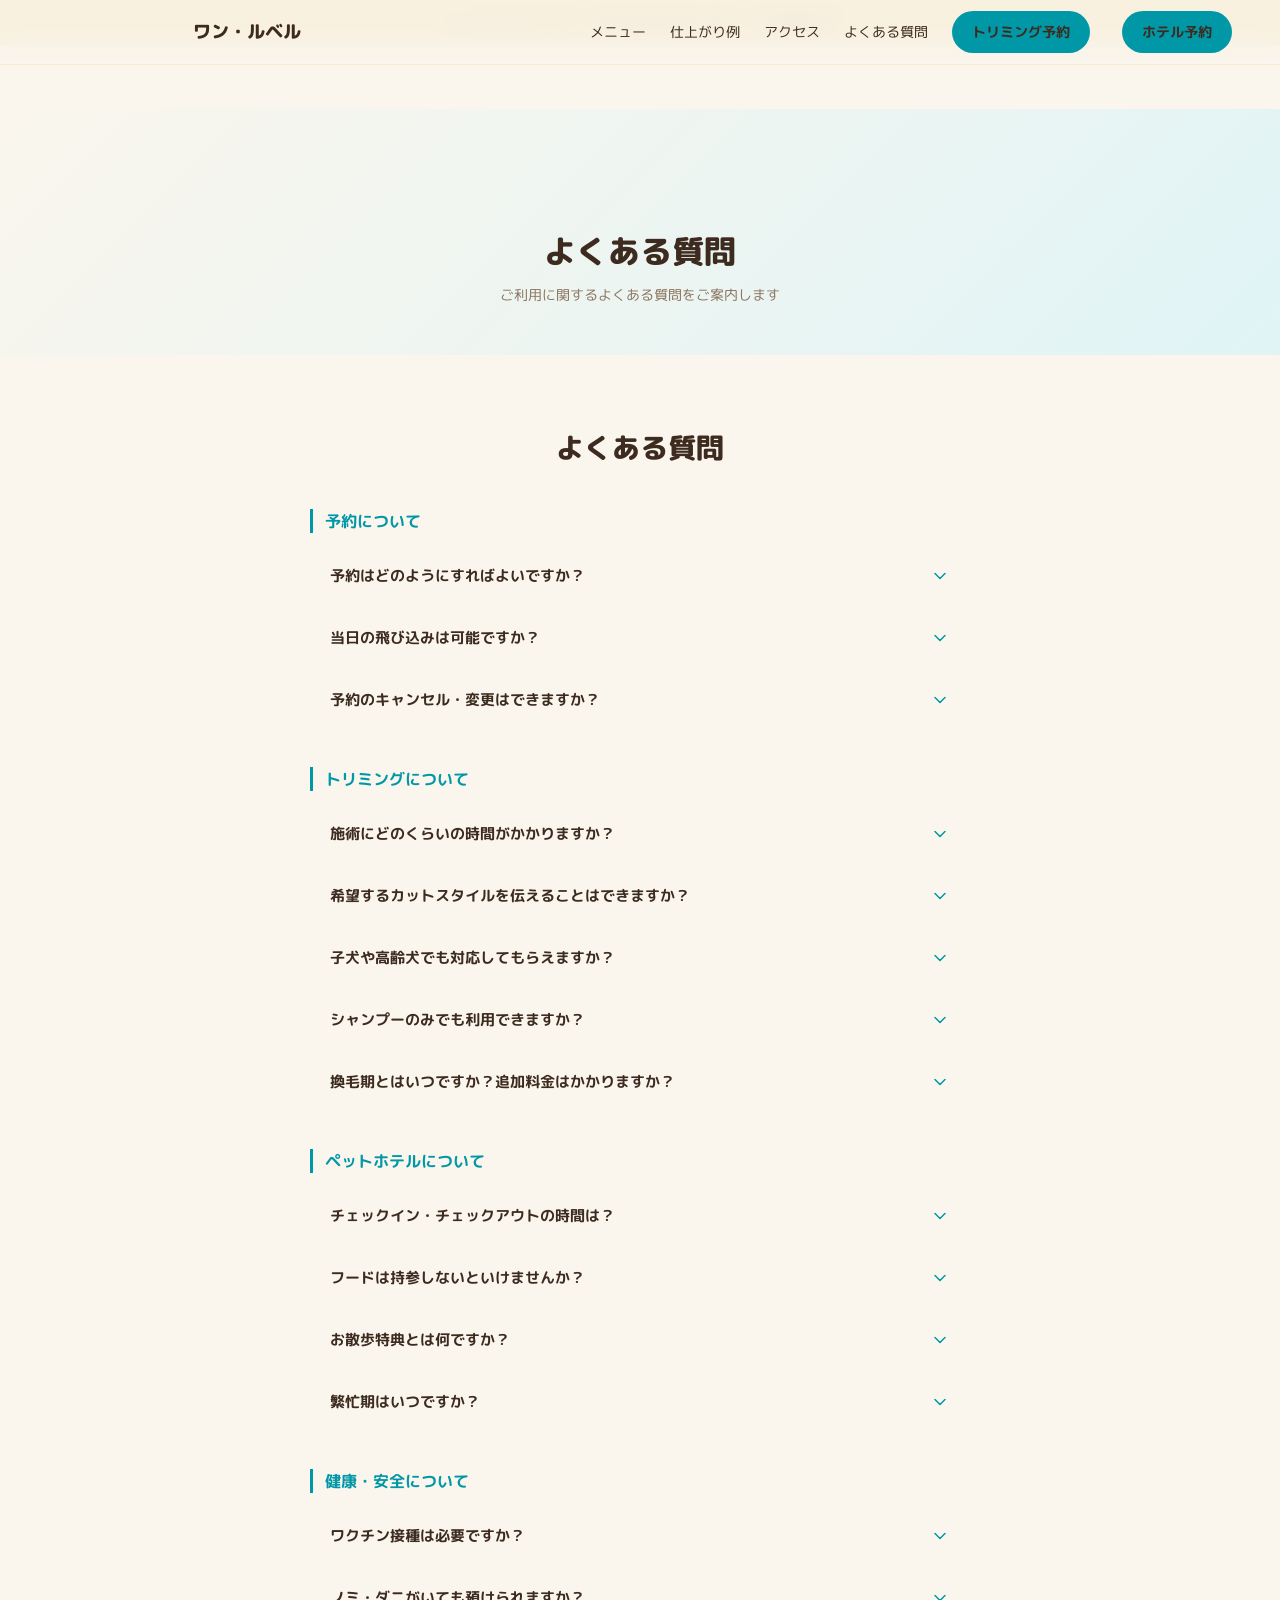
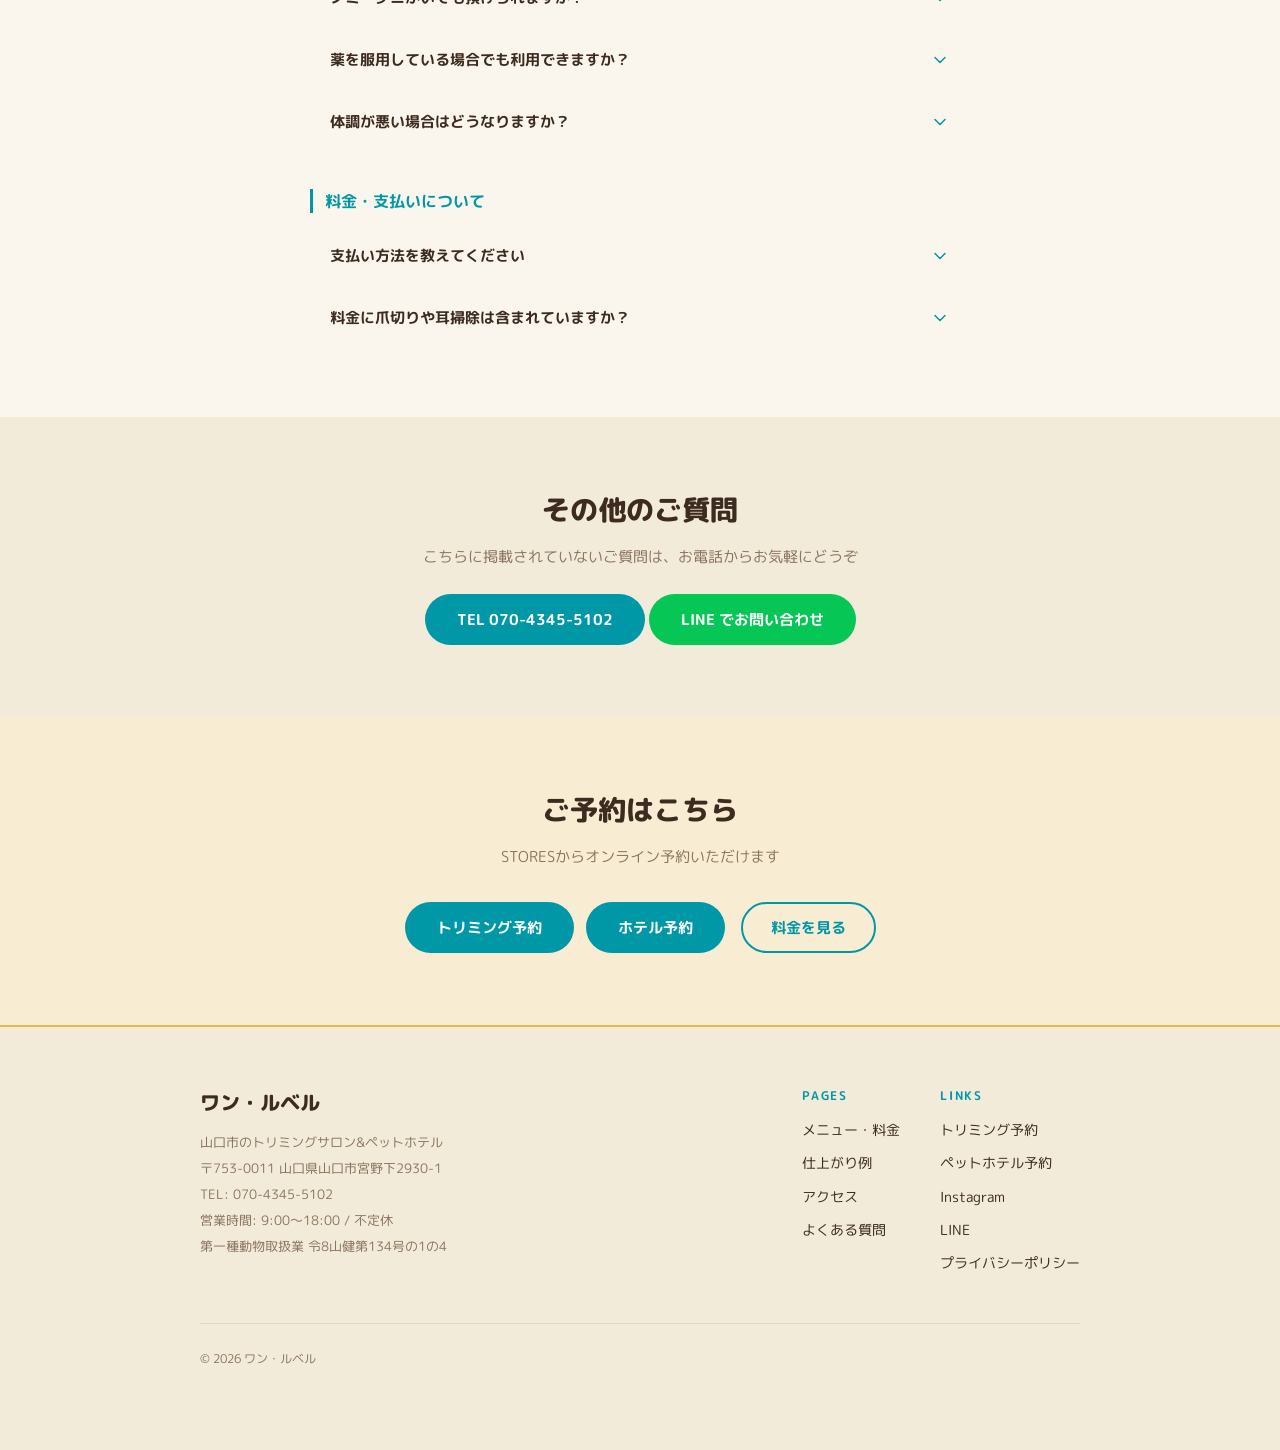
<file: faq/index.html>
<!DOCTYPE html>
<html lang="ja">
<head>
  <meta charset="UTF-8">
  <meta name="viewport" content="width=device-width, initial-scale=1.0">
  <title>よくある質問｜山口市のトリミングサロン・ペットホテル ワン・ルベル</title>
  <meta name="description" content="ワン・ルベルへの予約方法・キャンセル・ペットホテルの料金・ワクチン要否・支払い方法など、よくあるご質問をまとめました。その他はLINEでお気軽にどうぞ。">
  <meta name="robots" content="index, follow">
  <link rel="canonical" href="https://wanlebel.com/faq/">

  <!-- OGP -->
  <meta property="og:title" content="よくある質問｜山口市のトリミングサロン・ペットホテル ワン・ルベル">
  <meta property="og:description" content="予約・キャンセル・ペットホテル・料金・ワクチンなど、よくあるご質問。山口市のワン・ルベル。">
  <meta property="og:type" content="website">
  <meta property="og:url" content="https://wanlebel.com/faq/">
  <meta property="og:image" content="https://wanlebel.com/assets/img/trimming-room.jpg">
  <meta property="og:locale" content="ja_JP">
  <meta property="og:site_name" content="ワン・ルベル">
  <!-- Twitter Card -->
  <meta name="twitter:card" content="summary_large_image">
  <meta name="twitter:title" content="よくある質問｜山口市のトリミングサロン・ペットホテル ワン・ルベル">
  <meta name="twitter:description" content="予約・キャンセル・ペットホテル・料金・ワクチンなど、よくあるご質問。山口市のワン・ルベル。">
  <meta name="twitter:image" content="https://wanlebel.com/assets/img/trimming-room.jpg">
  <!-- JSON-LD -->
  <script type="application/ld+json">
  {
    "@context": "https://schema.org",
    "@graph": [
      {
        "@type": "LocalBusiness",
        "name": "ワン・ルベル",
        "url": "https://wanlebel.com",
        "address": {
          "@type": "PostalAddress",
          "streetAddress": "宮野下2930-1", "addressLocality": "山口市",
          "addressRegion": "山口県",
          "postalCode": "753-0011",
          "addressCountry": "JP"
        },
        "priceRange": "¥¥",
        "telephone": "070-4345-5102",
        "paymentAccepted": "現金, クレジットカード, 電子マネー",
        "currenciesAccepted": "JPY",
        "geo": {
          "@type": "GeoCoordinates",
          "latitude": 34.197496,
          "longitude": 131.502849
        }
      },
      {
        "@type": "FAQPage",
        "mainEntity": [
          {
            "@type": "Question",
            "name": "予約はどのようにすればよいですか？",
            "acceptedAnswer": {
              "@type": "Answer",
              "text": "オンライン予約ページからご予約いただけます。お電話でのご相談も受け付けています（070-4345-5102）。"
            }
          },
          {
            "@type": "Question",
            "name": "予約のキャンセル・変更はできますか？",
            "acceptedAnswer": {
              "@type": "Answer",
              "text": "はい、可能です。前日までにお電話またはオンライン予約ページよりご連絡ください。"
            }
          },
          {
            "@type": "Question",
            "name": "トリミングにどのくらいの時間がかかりますか？",
            "acceptedAnswer": {
              "@type": "Answer",
              "text": "小型犬は1.5〜2時間、中型犬は2〜3時間、大型犬は3時間以上が目安です。毛量・毛の状態によって前後します。"
            }
          },
          {
            "@type": "Question",
            "name": "ペットホテル利用時にフードは持参が必要ですか？",
            "acceptedAnswer": {
              "@type": "Answer",
              "text": "はい、フードはご自身でお持ちいただくようお願いしています。いつも食べているフードを必要分お持ちください。"
            }
          },
          {
            "@type": "Question",
            "name": "ワクチン接種は必要ですか？",
            "acceptedAnswer": {
              "@type": "Answer",
              "text": "混合ワクチンと狂犬病ワクチンの接種をお願いしています。ペットホテルご利用の場合は接種証明書をお持ちください。"
            }
          },
          {
            "@type": "Question",
            "name": "支払い方法を教えてください",
            "acceptedAnswer": {
              "@type": "Answer",
              "text": "お支払いは施術後、店頭にてお願いしております。現金・各種クレジットカード・電子マネーに対応しています。"
            }
          },
          {
            "@type": "Question",
            "name": "当日の飛び込みは可能ですか？",
            "acceptedAnswer": {
              "@type": "Answer",
              "text": "空き状況によってはご対応できる場合がございます。当日ご来店の前に、お電話にてご確認ください（070-4345-5102）。"
            }
          },
          {
            "@type": "Question",
            "name": "子犬や高齢犬でも対応してもらえますか？",
            "acceptedAnswer": {
              "@type": "Answer",
              "text": "はい、対応しています。子犬の場合は初めてのトリミング体験を大切に、ストレスをなるべくかけないよう丁寧に進めます。高齢犬は体の状態に合わせて無理のない範囲で対応いたします。"
            }
          }
        ]
      }
    ]
  }
  </script>

  <!-- Google tag (gtag.js) -->
  <script async src="https://www.googletagmanager.com/gtag/js?id=G-NHB4F90QZH"></script>
  <script>
    window.dataLayer = window.dataLayer || [];
    function gtag(){dataLayer.push(arguments);}
    gtag('js', new Date());
    gtag('config', 'G-NHB4F90QZH');
  </script>

  <!-- GTM Head -->
  <!-- Google Tag Manager -->
  <!--
  <script>(function(w,d,s,l,i){w[l]=w[l]||[];w[l].push({'gtm.start':
  new Date().getTime(),event:'gtm.js'});var f=d.getElementsByTagName(s)[0],
  j=d.createElement(s),dl=l!='dataLayer'?'&l='+l:'';j.async=true;j.src=
  'https://www.googletagmanager.com/gtm.js?id='+i+dl;f.parentNode.insertBefore(j,f);
  })(window,document,'script','dataLayer','GTM-XXXXXXX');</script>
  -->
  <!-- End Google Tag Manager -->

  <!-- Fonts -->
  <link rel="preconnect" href="https://fonts.googleapis.com">
  <link rel="preconnect" href="https://fonts.gstatic.com" crossorigin>
  <link href="https://fonts.googleapis.com/css2?family=M+PLUS+Rounded+1c:wght@400;500;700;800&display=swap" rel="stylesheet">

  <link rel="stylesheet" href="/assets/css/style.css">

  <style>
    .faq-category {
      margin-top: 40px;
    }
    .faq-cat-title {
      font-size: 1rem;
      font-weight: 700;
      color: var(--teal);
      border-left: 3px solid var(--teal);
      padding-left: 12px;
      margin-bottom: 16px;
    }
    .faq-list {
      display: flex;
      flex-direction: column;
      gap: 8px;
    }
    .faq-item {
      background: var(--cream);
      border-radius: 12px;
      overflow: hidden;
    }
    .faq-question {
      width: 100%;
      display: flex;
      align-items: center;
      justify-content: space-between;
      gap: 12px;
      padding: 16px 20px;
      background: none;
      border: none;
      cursor: pointer;
      font-family: inherit;
      font-size: 0.9375rem;
      font-weight: 700;
      color: var(--text);
      text-align: left;
    }
    .faq-question:hover {
      background: var(--mustard-light);
    }
    .faq-icon {
      flex-shrink: 0;
      color: var(--teal);
      transition: transform 0.3s ease;
    }
    .faq-question[aria-expanded="true"] .faq-icon {
      transform: rotate(180deg);
    }
    .faq-answer {
      max-height: 0;
      overflow: hidden;
      transition: max-height 0.3s ease, padding 0.3s ease;
    }
    .faq-answer.open {
      max-height: 600px;
      padding: 0 20px 16px;
    }
    .faq-answer p {
      font-size: 0.9rem;
      line-height: 1.8;
      color: var(--text-light);
    }
  </style>
</head>
<body>
  <!-- GTM Body -->
  <!-- Google Tag Manager (noscript) -->
  <!--
  <noscript><iframe src="https://www.googletagmanager.com/ns.html?id=GTM-XXXXXXX"
  height="0" width="0" style="display:none;visibility:hidden"></iframe></noscript>
  -->
  <!-- End Google Tag Manager (noscript) -->

  <div class="announce-banner">
    <p>🐾 グランドオープン：2026年5月18日（月）｜ご予約受付中</p>
  </div>

  <!-- Header -->
  <header class="site-header">
    <div class="header-inner">
      <button class="hamburger" id="hamburger" aria-label="メニューを開く" aria-expanded="false" aria-controls="drawer">
        <span></span><span></span><span></span>
      </button>
      <a href="/" class="header-logo">ワン・ルベル</a>
      <nav class="header-nav">
        <a href="/menu">メニュー</a>
        <a href="/gallery">仕上がり例</a>
        <a href="/access">アクセス</a>
        <a href="/faq">よくある質問</a>
        <a href="https://wanlebel.stores.jp/reserve/wanlebel-miyano/4611566" target="_blank" rel="noopener noreferrer" class="btn-primary" style="padding: 8px 20px; font-size: 14px;">トリミング予約</a><a href="https://wanlebel.stores.jp/reserve/wanlebel-miyano/1393808" target="_blank" rel="noopener noreferrer" class="btn-primary" style="padding: 8px 20px; font-size: 14px; margin-left: 8px;">ホテル予約</a>
      </nav>
    </div>
  </header>
  <div class="drawer-overlay" id="drawerOverlay"></div>
  <nav class="drawer" id="drawer" role="navigation" aria-label="メインメニュー">
    <a href="/">トップ</a>
    <a href="/menu">メニュー・料金</a>
    <a href="/gallery">仕上がり例</a>
    <a href="/access">アクセス</a>
    <a href="/faq">よくある質問</a>
    <a href="https://www.instagram.com/wan.lebel" target="_blank" rel="noopener noreferrer">Instagram</a>
    <a href="https://lin.ee/ocE0d3T" target="_blank" rel="noopener noreferrer">LINE</a>
    <a href="https://wanlebel.stores.jp/reserve/wanlebel-miyano/4611566" target="_blank" rel="noopener noreferrer" class="drawer-reserve">トリミング予約</a>
    <a href="https://wanlebel.stores.jp/reserve/wanlebel-miyano/1393808" target="_blank" rel="noopener noreferrer" class="drawer-reserve">ペットホテル予約</a>
  </nav>

  <main style="margin-top: 64px; position: relative;">
    <div class="blob-wrap" aria-hidden="true">
      <div class="blob-edge blob-edge--mustard blob-edge--md blob-edge--right" style="top: 25%;"></div>
      <div class="blob-edge blob-edge--teal blob-edge--sm blob-edge--left" style="top: 68%;"></div>
    </div>

    <!-- Page Hero -->
    <section class="page-hero">
      <div class="wrap">
        <h1>よくある質問</h1>
        <p>ご利用に関するよくある質問をご案内します</p>
      </div>
    </section>

    <!-- FAQ Section -->
    <section class="section fade-in" style="background: var(--cream);">
      <div class="wrap" style="max-width: 780px;">
        <h2 class="section-title">よくある質問</h2>

        <!-- Category: 予約について -->
        <div class="faq-category">
          <h3 class="faq-cat-title">予約について</h3>
          <div class="faq-list">
            <div class="faq-item">
              <button class="faq-question" aria-expanded="false" aria-controls="faq-answer-1" id="faq-btn-1">
                <span>予約はどのようにすればよいですか？</span>
                <svg class="faq-icon" width="20" height="20" viewBox="0 0 20 20" fill="none" xmlns="http://www.w3.org/2000/svg" aria-hidden="true">
                  <path d="M5 7.5L10 12.5L15 7.5" stroke="currentColor" stroke-width="1.5" stroke-linecap="round" stroke-linejoin="round"/>
                </svg>
              </button>
              <div class="faq-answer" id="faq-answer-1" role="region" aria-labelledby="faq-btn-1">
                <p>オンライン予約ページからご予約いただけます。ご希望の日時・メニューを選択してお申し込みください。お電話でのご相談も受け付けています（070-4345-5102）。</p>
              </div>
            </div>
            <div class="faq-item">
              <button class="faq-question" aria-expanded="false" aria-controls="faq-answer-2" id="faq-btn-2">
                <span>当日の飛び込みは可能ですか？</span>
                <svg class="faq-icon" width="20" height="20" viewBox="0 0 20 20" fill="none" xmlns="http://www.w3.org/2000/svg" aria-hidden="true">
                  <path d="M5 7.5L10 12.5L15 7.5" stroke="currentColor" stroke-width="1.5" stroke-linecap="round" stroke-linejoin="round"/>
                </svg>
              </button>
              <div class="faq-answer" id="faq-answer-2" role="region" aria-labelledby="faq-btn-2">
                <p>空き状況によってはご対応できる場合がございます。当日ご来店の前に、お電話にてご確認ください（070-4345-5102）。</p>
              </div>
            </div>
            <div class="faq-item">
              <button class="faq-question" aria-expanded="false" aria-controls="faq-answer-3" id="faq-btn-3">
                <span>予約のキャンセル・変更はできますか？</span>
                <svg class="faq-icon" width="20" height="20" viewBox="0 0 20 20" fill="none" xmlns="http://www.w3.org/2000/svg" aria-hidden="true">
                  <path d="M5 7.5L10 12.5L15 7.5" stroke="currentColor" stroke-width="1.5" stroke-linecap="round" stroke-linejoin="round"/>
                </svg>
              </button>
              <div class="faq-answer" id="faq-answer-3" role="region" aria-labelledby="faq-btn-3">
                <p>はい、可能です。前日までにお電話またはオンライン予約ページよりご連絡ください。当日のキャンセルはなるべくお早めにご連絡いただけると助かります。</p>
              </div>
            </div>
          </div>
        </div>

        <!-- Category: トリミングについて -->
        <div class="faq-category">
          <h3 class="faq-cat-title">トリミングについて</h3>
          <div class="faq-list">
            <div class="faq-item">
              <button class="faq-question" aria-expanded="false" aria-controls="faq-answer-4" id="faq-btn-4">
                <span>施術にどのくらいの時間がかかりますか？</span>
                <svg class="faq-icon" width="20" height="20" viewBox="0 0 20 20" fill="none" xmlns="http://www.w3.org/2000/svg" aria-hidden="true">
                  <path d="M5 7.5L10 12.5L15 7.5" stroke="currentColor" stroke-width="1.5" stroke-linecap="round" stroke-linejoin="round"/>
                </svg>
              </button>
              <div class="faq-answer" id="faq-answer-4" role="region" aria-labelledby="faq-btn-4">
                <p>目安として、小型犬は1.5〜2時間、中型犬は2〜3時間、大型犬は3時間以上かかる場合があります。毛量・毛の状態・初めてのご来店かどうかによって前後します。</p>
              </div>
            </div>
            <div class="faq-item">
              <button class="faq-question" aria-expanded="false" aria-controls="faq-answer-5" id="faq-btn-5">
                <span>希望するカットスタイルを伝えることはできますか？</span>
                <svg class="faq-icon" width="20" height="20" viewBox="0 0 20 20" fill="none" xmlns="http://www.w3.org/2000/svg" aria-hidden="true">
                  <path d="M5 7.5L10 12.5L15 7.5" stroke="currentColor" stroke-width="1.5" stroke-linecap="round" stroke-linejoin="round"/>
                </svg>
              </button>
              <div class="faq-answer" id="faq-answer-5" role="region" aria-labelledby="faq-btn-5">
                <p>もちろんです。参考になる写真をお持ちいただいたり、写真を事前にお送りいただくとスムーズです。ご来店時にも丁寧にご相談しながら進めます。</p>
              </div>
            </div>
            <div class="faq-item">
              <button class="faq-question" aria-expanded="false" aria-controls="faq-answer-6" id="faq-btn-6">
                <span>子犬や高齢犬でも対応してもらえますか？</span>
                <svg class="faq-icon" width="20" height="20" viewBox="0 0 20 20" fill="none" xmlns="http://www.w3.org/2000/svg" aria-hidden="true">
                  <path d="M5 7.5L10 12.5L15 7.5" stroke="currentColor" stroke-width="1.5" stroke-linecap="round" stroke-linejoin="round"/>
                </svg>
              </button>
              <div class="faq-answer" id="faq-answer-6" role="region" aria-labelledby="faq-btn-6">
                <p>はい、対応しています。子犬の場合は初めてのトリミング体験を大切に、ストレスをなるべくかけないよう丁寧に進めます。高齢犬は体の状態に合わせて無理のない範囲で対応いたします。</p>
              </div>
            </div>
            <div class="faq-item">
              <button class="faq-question" aria-expanded="false" aria-controls="faq-answer-7" id="faq-btn-7">
                <span>シャンプーのみでも利用できますか？</span>
                <svg class="faq-icon" width="20" height="20" viewBox="0 0 20 20" fill="none" xmlns="http://www.w3.org/2000/svg" aria-hidden="true">
                  <path d="M5 7.5L10 12.5L15 7.5" stroke="currentColor" stroke-width="1.5" stroke-linecap="round" stroke-linejoin="round"/>
                </svg>
              </button>
              <div class="faq-answer" id="faq-answer-7" role="region" aria-labelledby="faq-btn-7">
                <p>はい、シャンプーのみのご利用も承っています。メニューページにてシャンプー単体の料金をご確認ください。</p>
              </div>
            </div>
            <div class="faq-item">
              <button class="faq-question" aria-expanded="false" aria-controls="faq-answer-8" id="faq-btn-8">
                <span>換毛期とはいつですか？追加料金はかかりますか？</span>
                <svg class="faq-icon" width="20" height="20" viewBox="0 0 20 20" fill="none" xmlns="http://www.w3.org/2000/svg" aria-hidden="true">
                  <path d="M5 7.5L10 12.5L15 7.5" stroke="currentColor" stroke-width="1.5" stroke-linecap="round" stroke-linejoin="round"/>
                </svg>
              </button>
              <div class="faq-answer" id="faq-answer-8" role="region" aria-labelledby="faq-btn-8">
                <p>一般的に春（3〜5月）と秋（9〜11月）が換毛期です。抜け毛が多い時期は通常より作業量が増えるため、500円〜1,000円の追加料金をいただく場合があります。</p>
              </div>
            </div>
          </div>
        </div>

        <!-- Category: ペットホテルについて -->
        <div class="faq-category">
          <h3 class="faq-cat-title">ペットホテルについて</h3>
          <div class="faq-list">
            <div class="faq-item">
              <button class="faq-question" aria-expanded="false" aria-controls="faq-answer-9" id="faq-btn-9">
                <span>チェックイン・チェックアウトの時間は？</span>
                <svg class="faq-icon" width="20" height="20" viewBox="0 0 20 20" fill="none" xmlns="http://www.w3.org/2000/svg" aria-hidden="true">
                  <path d="M5 7.5L10 12.5L15 7.5" stroke="currentColor" stroke-width="1.5" stroke-linecap="round" stroke-linejoin="round"/>
                </svg>
              </button>
              <div class="faq-answer" id="faq-answer-9" role="region" aria-labelledby="faq-btn-9">
                <p>営業時間内（9:00〜18:00）にお越しください。時間外のお預かりについてはご相談ください。</p>
              </div>
            </div>
            <div class="faq-item">
              <button class="faq-question" aria-expanded="false" aria-controls="faq-answer-10" id="faq-btn-10">
                <span>フードは持参しないといけませんか？</span>
                <svg class="faq-icon" width="20" height="20" viewBox="0 0 20 20" fill="none" xmlns="http://www.w3.org/2000/svg" aria-hidden="true">
                  <path d="M5 7.5L10 12.5L15 7.5" stroke="currentColor" stroke-width="1.5" stroke-linecap="round" stroke-linejoin="round"/>
                </svg>
              </button>
              <div class="faq-answer" id="faq-answer-10" role="region" aria-labelledby="faq-btn-10">
                <p>はい、フードはご自身でお持ちいただくようお願いしています。いつも食べているフードを必要分お持ちください。食器はこちらでご用意します。</p>
              </div>
            </div>

            <div class="faq-item">
              <button class="faq-question" aria-expanded="false" aria-controls="faq-answer-12" id="faq-btn-12">
                <span>お散歩特典とは何ですか？</span>
                <svg class="faq-icon" width="20" height="20" viewBox="0 0 20 20" fill="none" xmlns="http://www.w3.org/2000/svg" aria-hidden="true">
                  <path d="M5 7.5L10 12.5L15 7.5" stroke="currentColor" stroke-width="1.5" stroke-linecap="round" stroke-linejoin="round"/>
                </svg>
              </button>
              <div class="faq-answer" id="faq-answer-12" role="region" aria-labelledby="faq-btn-12">
                <p>ホテル宿泊中のワンちゃんに無料でお散歩サービスを提供しています。運動不足やストレス解消のためにスタッフが毎日お散歩に連れて行きます。</p>
              </div>
            </div>
            <div class="faq-item">
              <button class="faq-question" aria-expanded="false" aria-controls="faq-answer-14" id="faq-btn-14">
                <span>繁忙期はいつですか？</span>
                <svg class="faq-icon" width="20" height="20" viewBox="0 0 20 20" fill="none" xmlns="http://www.w3.org/2000/svg" aria-hidden="true">
                  <path d="M5 7.5L10 12.5L15 7.5" stroke="currentColor" stroke-width="1.5" stroke-linecap="round" stroke-linejoin="round"/>
                </svg>
              </button>
              <div class="faq-answer" id="faq-answer-14" role="region" aria-labelledby="faq-btn-14">
                <p>お盆・GW・年末年始は繁忙期となり、通常料金の25%増しとなります。この時期のご予約はお早めにどうぞ。</p>
              </div>
            </div>
          </div>
        </div>

        <!-- Category: 健康・安全について -->
        <div class="faq-category">
          <h3 class="faq-cat-title">健康・安全について</h3>
          <div class="faq-list">
            <div class="faq-item">
              <button class="faq-question" aria-expanded="false" aria-controls="faq-answer-15" id="faq-btn-15">
                <span>ワクチン接種は必要ですか？</span>
                <svg class="faq-icon" width="20" height="20" viewBox="0 0 20 20" fill="none" xmlns="http://www.w3.org/2000/svg" aria-hidden="true">
                  <path d="M5 7.5L10 12.5L15 7.5" stroke="currentColor" stroke-width="1.5" stroke-linecap="round" stroke-linejoin="round"/>
                </svg>
              </button>
              <div class="faq-answer" id="faq-answer-15" role="region" aria-labelledby="faq-btn-15">
                <p>はい、混合ワクチンと狂犬病ワクチンの接種をお願いしています。ペットホテルご利用の場合は接種証明書をお持ちください。他のワンちゃんへの感染予防のためご協力をお願いします。</p>
              </div>
            </div>
            <div class="faq-item">
              <button class="faq-question" aria-expanded="false" aria-controls="faq-answer-16" id="faq-btn-16">
                <span>ノミ・ダニがいても預けられますか？</span>
                <svg class="faq-icon" width="20" height="20" viewBox="0 0 20 20" fill="none" xmlns="http://www.w3.org/2000/svg" aria-hidden="true">
                  <path d="M5 7.5L10 12.5L15 7.5" stroke="currentColor" stroke-width="1.5" stroke-linecap="round" stroke-linejoin="round"/>
                </svg>
              </button>
              <div class="faq-answer" id="faq-answer-16" role="region" aria-labelledby="faq-btn-16">
                <p>ノミ・ダニが確認された場合は、他のワンちゃんへの影響を防ぐためにお断りする場合があります。ご来店前にノミ・ダニ対策をしていただくようお願いします。</p>
              </div>
            </div>
            <div class="faq-item">
              <button class="faq-question" aria-expanded="false" aria-controls="faq-answer-17" id="faq-btn-17">
                <span>薬を服用している場合でも利用できますか？</span>
                <svg class="faq-icon" width="20" height="20" viewBox="0 0 20 20" fill="none" xmlns="http://www.w3.org/2000/svg" aria-hidden="true">
                  <path d="M5 7.5L10 12.5L15 7.5" stroke="currentColor" stroke-width="1.5" stroke-linecap="round" stroke-linejoin="round"/>
                </svg>
              </button>
              <div class="faq-answer" id="faq-answer-17" role="region" aria-labelledby="faq-btn-17">
                <p>はい、対応しています。お預け時に薬の名前・用量・投薬タイミングを必ずお知らせください。責任を持ってお世話します。</p>
              </div>
            </div>
            <div class="faq-item">
              <button class="faq-question" aria-expanded="false" aria-controls="faq-answer-18" id="faq-btn-18">
                <span>体調が悪い場合はどうなりますか？</span>
                <svg class="faq-icon" width="20" height="20" viewBox="0 0 20 20" fill="none" xmlns="http://www.w3.org/2000/svg" aria-hidden="true">
                  <path d="M5 7.5L10 12.5L15 7.5" stroke="currentColor" stroke-width="1.5" stroke-linecap="round" stroke-linejoin="round"/>
                </svg>
              </button>
              <div class="faq-answer" id="faq-answer-18" role="region" aria-labelledby="faq-btn-18">
                <p>宿泊中に体調の変化が見られた場合は、すぐにご連絡いたします。また、トリミング中に体調不良が疑われる場合は施術を中断し、安全を優先して対応します。</p>
              </div>
            </div>
          </div>
        </div>

        <!-- Category: 料金・支払いについて -->
        <div class="faq-category">
          <h3 class="faq-cat-title">料金・支払いについて</h3>
          <div class="faq-list">
            <div class="faq-item">
              <button class="faq-question" aria-expanded="false" aria-controls="faq-answer-19" id="faq-btn-19">
                <span>支払い方法を教えてください</span>
                <svg class="faq-icon" width="20" height="20" viewBox="0 0 20 20" fill="none" xmlns="http://www.w3.org/2000/svg" aria-hidden="true">
                  <path d="M5 7.5L10 12.5L15 7.5" stroke="currentColor" stroke-width="1.5" stroke-linecap="round" stroke-linejoin="round"/>
                </svg>
              </button>
              <div class="faq-answer" id="faq-answer-19" role="region" aria-labelledby="faq-btn-19">
                <p>お支払いは施術後、店頭にてお願いしております。現金・各種クレジットカード・電子マネーに対応しています。事前決済はございません。</p>
              </div>
            </div>
            <div class="faq-item">
              <button class="faq-question" aria-expanded="false" aria-controls="faq-answer-20" id="faq-btn-20">
                <span>料金に爪切りや耳掃除は含まれていますか？</span>
                <svg class="faq-icon" width="20" height="20" viewBox="0 0 20 20" fill="none" xmlns="http://www.w3.org/2000/svg" aria-hidden="true">
                  <path d="M5 7.5L10 12.5L15 7.5" stroke="currentColor" stroke-width="1.5" stroke-linecap="round" stroke-linejoin="round"/>
                </svg>
              </button>
              <div class="faq-answer" id="faq-answer-20" role="region" aria-labelledby="faq-btn-20">
                <p>シャンプー&amp;カットのコースには爪切り・耳掃除が含まれています。シャンプーのみの場合はご相談ください。</p>
              </div>
            </div>
          </div>
        </div>

      </div>
    </section>

    <!-- Contact CTA -->
    <section class="section fade-in" style="background: var(--cream-deep);">
      <div class="wrap" style="text-align: center; max-width: 640px;">
        <h2 class="section-title">その他のご質問</h2>
        <p class="section-lead">こちらに掲載されていないご質問は、お電話からお気軽にどうぞ</p>
        <a href="tel:07043455102" class="btn-primary" style="margin-top: 24px; display: inline-block;">TEL 070-4345-5102</a>
        <a href="https://lin.ee/ocE0d3T" target="_blank" rel="noopener" class="btn-primary" style="margin-top: 12px; display: inline-block; background: #06C755; border-color: #06C755;">LINE でお問い合わせ</a>
      </div>
    </section>

    <!-- Reservation CTA -->
    <section class="section fade-in" style="background: var(--mustard-light);">
      <div class="wrap" style="text-align: center;">
        <h2 class="section-title">ご予約はこちら</h2>
        <p class="section-lead">STORESからオンライン予約いただけます</p>
        <div style="display: flex; gap: 16px; justify-content: center; flex-wrap: wrap; margin-top: 32px;">
          <div style="display:flex; gap:12px; flex-wrap:wrap; justify-content:center;"><a href="https://wanlebel.stores.jp/reserve/wanlebel-miyano/4611566" target="_blank" rel="noopener noreferrer" class="btn-primary">トリミング予約</a><a href="https://wanlebel.stores.jp/reserve/wanlebel-miyano/1393808" target="_blank" rel="noopener noreferrer" class="btn-primary">ホテル予約</a></div>
          <a href="/menu/" class="btn-outline">料金を見る</a>
        </div>
      </div>
    </section>
  </main>

  <!-- Footer -->
  <footer class="site-footer">
    <div class="wrap">
      <div class="footer-inner">
        <div class="footer-brand">
          <h2>ワン・ルベル</h2>
          <p>山口市のトリミングサロン&amp;ペットホテル<br>
             〒753-0011 山口県山口市宮野下2930-1<br>
             TEL: <a href="tel:07043455102" style="color: inherit;">070-4345-5102</a><br>
             営業時間: 9:00〜18:00 / 不定休<br>
             第一種動物取扱業 令8山健第134号の1の4</p>
        </div>
        <div class="footer-links">
          <div class="footer-links-group">
            <h3>Pages</h3>
            <a href="/menu">メニュー・料金</a>
            <a href="/gallery">仕上がり例</a>
            <a href="/access">アクセス</a>
            <a href="/faq">よくある質問</a>
          </div>
          <div class="footer-links-group">
            <h3>Links</h3>
            <a href="https://wanlebel.stores.jp/reserve/wanlebel-miyano/4611566" target="_blank" rel="noopener noreferrer">トリミング予約</a>
            <a href="https://wanlebel.stores.jp/reserve/wanlebel-miyano/1393808" target="_blank" rel="noopener noreferrer">ペットホテル予約</a>
            <a href="https://www.instagram.com/wan.lebel" target="_blank" rel="noopener noreferrer">Instagram</a>
            <a href="https://lin.ee/ocE0d3T" target="_blank" rel="noopener noreferrer">LINE</a>
            <a href="/policy">プライバシーポリシー</a>
          </div>
        </div>
      </div>
      <div class="footer-bottom">
        <div class="footer-copy">© 2026 ワン・ルベル</div>
      </div>
    </div>
  </footer>

  <nav class="mobile-bottom-nav">
    <a href="https://wanlebel.stores.jp/reserve/wanlebel-miyano/4611566" target="_blank" rel="noopener noreferrer">
      <span class="nav-icon">✂️</span>トリミング予約
    </a>
    <a href="https://wanlebel.stores.jp/reserve/wanlebel-miyano/1393808" target="_blank" rel="noopener noreferrer">
      <span class="nav-icon">🏠</span>ホテル予約
    </a>
    <a href="/menu"><span class="nav-icon">✂️</span>メニュー</a>
    <a href="/access"><span class="nav-icon">📍</span>アクセス</a>
    <a href="https://www.instagram.com/wan.lebel" target="_blank" rel="noopener noreferrer">
      <span class="nav-icon">📷</span>Instagram
    </a>
    <a href="https://lin.ee/ocE0d3T" target="_blank" rel="noopener noreferrer">
      <span class="nav-icon">💬</span>LINE
    </a>
  </nav>

  <!-- Scripts -->
  <script>
  (function() {
    // ドロワーメニュー
    var hamburger = document.getElementById('hamburger');
    var drawer = document.getElementById('drawer');
    var overlay = document.getElementById('drawerOverlay');
    function toggleDrawer(open) {
      hamburger.classList.toggle('open', open);
      drawer.classList.toggle('open', open);
      overlay.classList.toggle('open', open);
      hamburger.setAttribute('aria-expanded', open ? 'true' : 'false');
      document.body.style.overflow = open ? 'hidden' : '';
    }
    hamburger.addEventListener('click', function() { toggleDrawer(!drawer.classList.contains('open')); });
    overlay.addEventListener('click', function() { toggleDrawer(false); });
    drawer.querySelectorAll('a').forEach(function(el) { el.addEventListener('click', function() { toggleDrawer(false); }); });
    document.addEventListener('keydown', function(e) {
      if (e.key === 'Escape' && hamburger.getAttribute('aria-expanded') === 'true') {
        toggleDrawer(false);
        hamburger.focus();
      }
    });
  })();

  (function() {
    // スクロールフェードイン
    var io = new IntersectionObserver(function(entries) {
      entries.forEach(function(e) {
        if (e.isIntersecting) { e.target.classList.add('visible'); io.unobserve(e.target); }
      });
    }, { threshold: 0.1 });
    document.querySelectorAll('.fade-in').forEach(function(el) { io.observe(el); });
  })();

  (function() {
    // FAQアコーディオン
    document.querySelectorAll('.faq-question').forEach(function(btn) {
      btn.addEventListener('click', function() {
        var expanded = btn.getAttribute('aria-expanded') === 'true';
        btn.setAttribute('aria-expanded', expanded ? 'false' : 'true');
        var answer = btn.nextElementSibling;
        answer.classList.toggle('open', !expanded);
      });
    });
  })();

  (function() {
    document.querySelectorAll('.blob-edge').forEach(function(el) {
      el.classList.add('blob-visible');
    });
  })();
  </script>
</body>
</html>
</file>
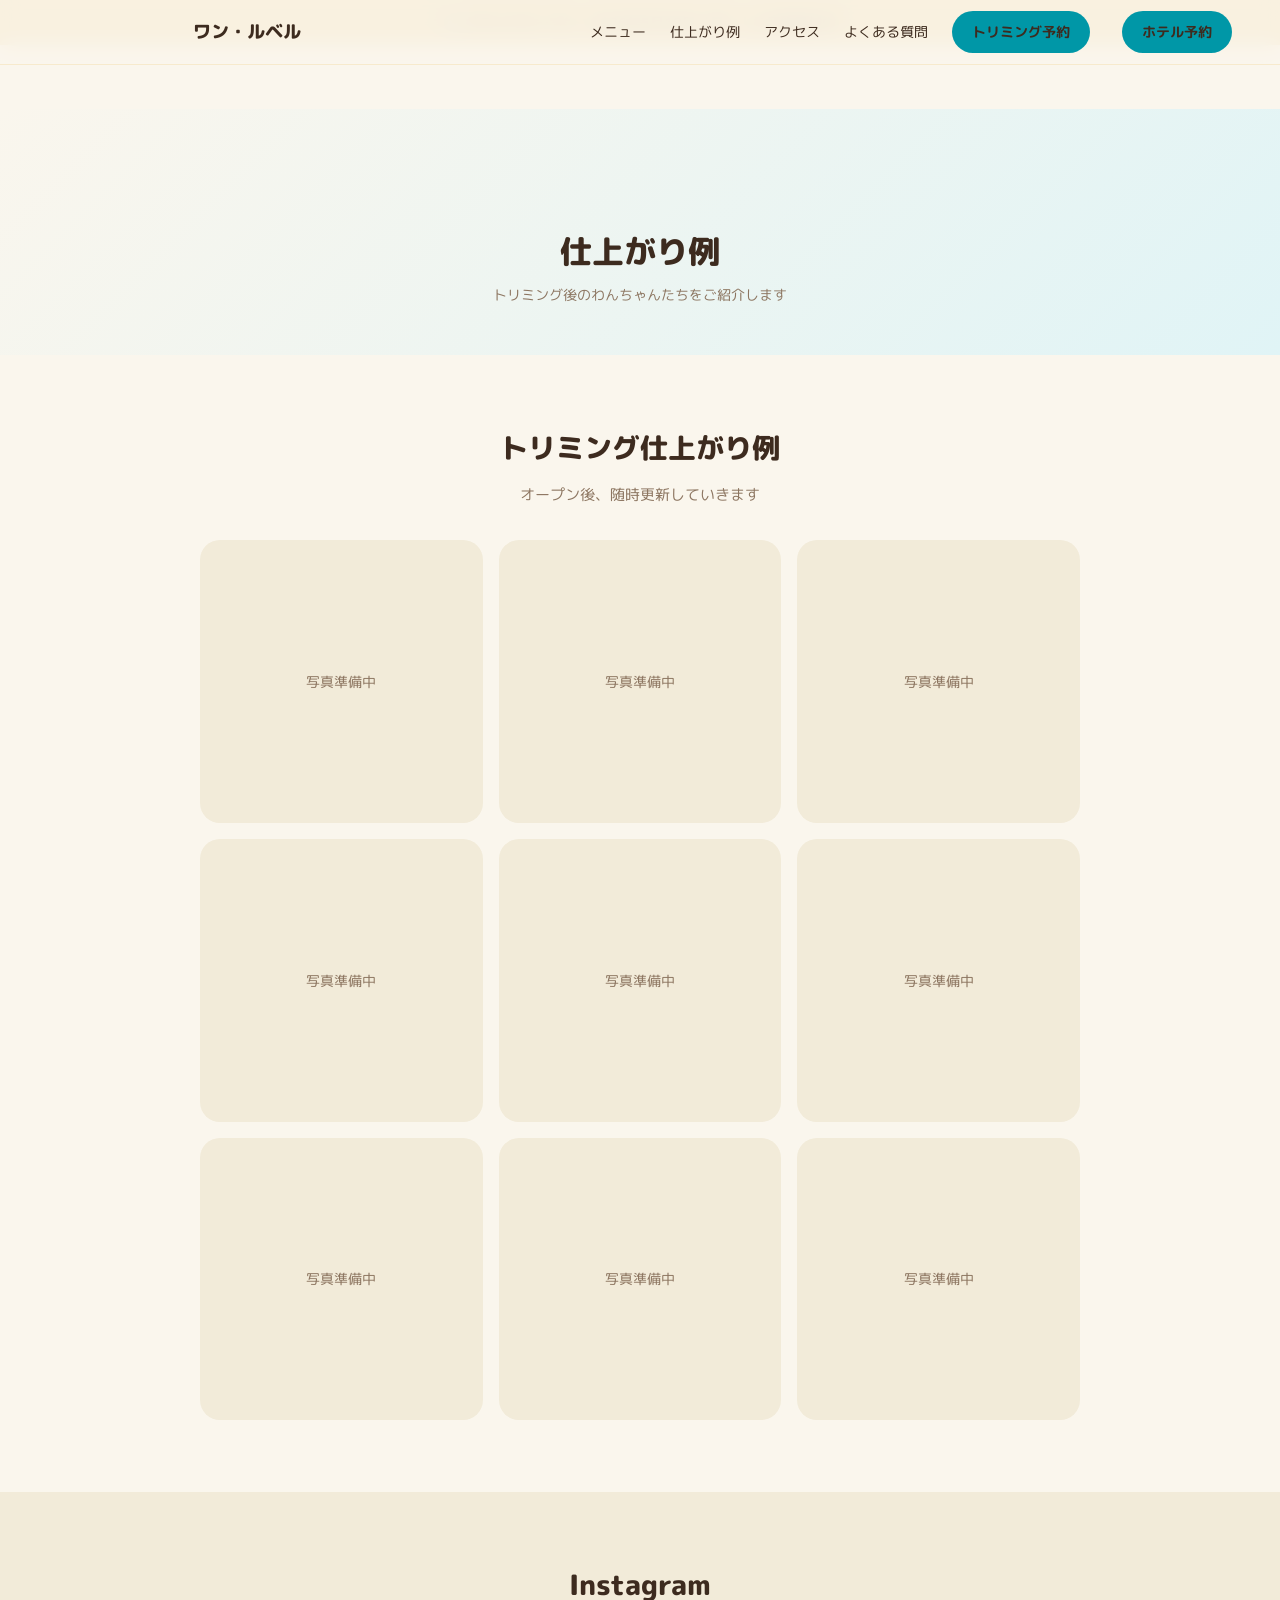
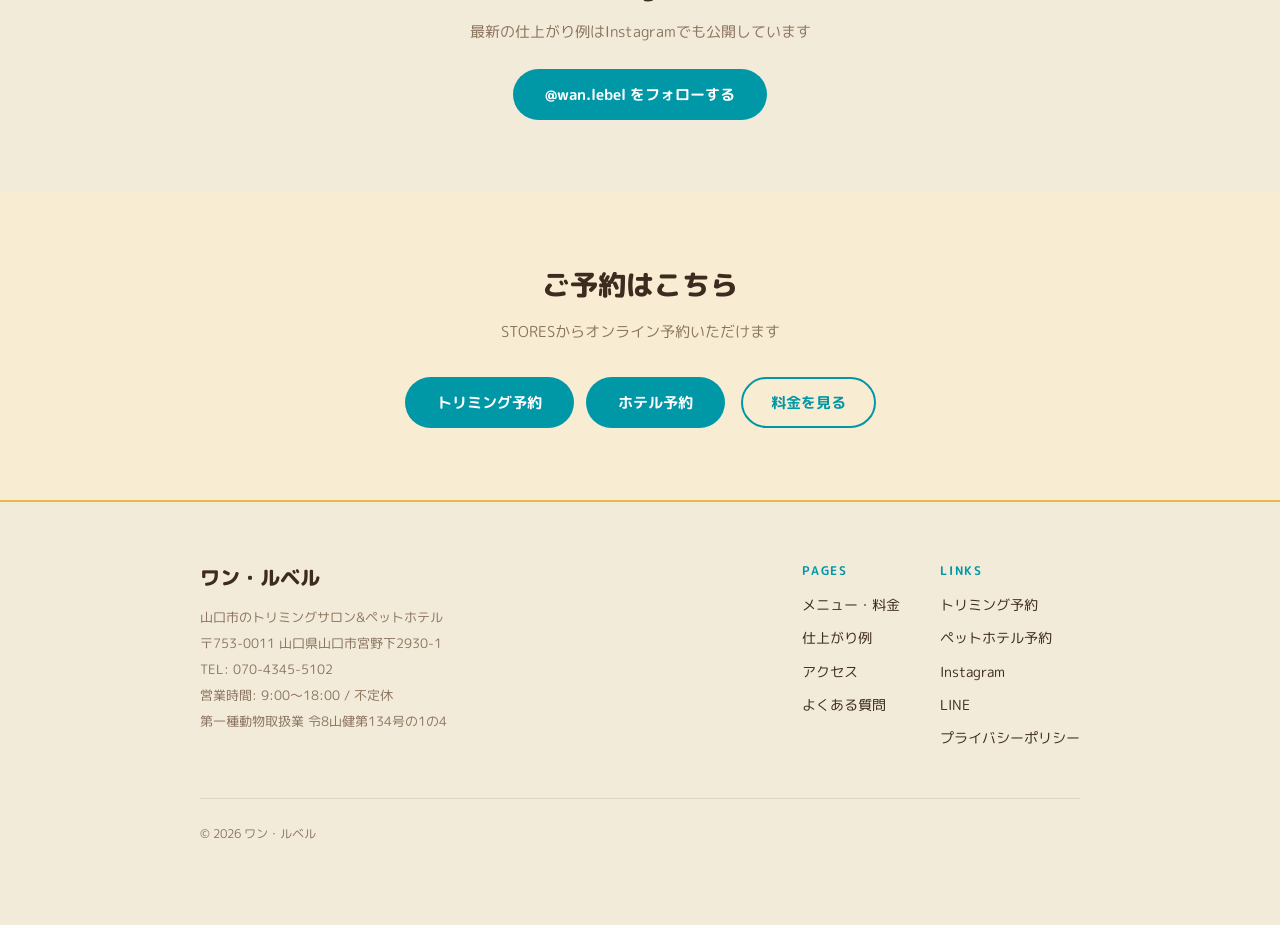
<file: gallery/index.html>
<!DOCTYPE html>
<html lang="ja">
<head>
  <meta charset="UTF-8">
  <meta name="viewport" content="width=device-width, initial-scale=1.0">
  <title>トリミング仕上がり例｜山口市のトリミングサロン ワン・ルベル</title>
  <meta name="description" content="山口市のトリミングサロン「ワン・ルベル」の仕上がり例。チワワ・トイプードル・柴犬・ゴールデンなど全犬種対応。施術後の写真をInstagramでも公開中。オープン後随時更新。">
  <meta name="robots" content="index, follow">
  <link rel="canonical" href="https://wanlebel.com/gallery/">

  <!-- OGP -->
  <meta property="og:title" content="トリミング仕上がり例｜山口市のトリミングサロン ワン・ルベル">
  <meta property="og:description" content="山口市のトリミングサロン「ワン・ルベル」の仕上がり例。チワワ・トイプードル・柴犬・ゴールデンなど全犬種対応。施術後の写真をInstagramでも公開中。オープン後随時更新。">
  <meta property="og:type" content="website">
  <meta property="og:url" content="https://wanlebel.com/gallery/">
  <meta property="og:image" content="https://wanlebel.com/assets/img/trimming-room.jpg">
  <meta property="og:locale" content="ja_JP">
  <meta property="og:site_name" content="ワン・ルベル">
  <!-- Twitter Card -->
  <meta name="twitter:card" content="summary_large_image">
  <meta name="twitter:title" content="トリミング仕上がり例｜山口市のトリミングサロン ワン・ルベル">
  <meta name="twitter:description" content="山口市のトリミングサロン「ワン・ルベル」の仕上がり例。チワワ・トイプードル・柴犬・ゴールデンなど全犬種対応。施術後の写真をInstagramでも公開中。オープン後随時更新。">
  <meta name="twitter:image" content="https://wanlebel.com/assets/img/trimming-room.jpg">
  <!-- JSON-LD -->
  <script type="application/ld+json">
  {
    "@context": "https://schema.org",
    "@type": "LocalBusiness",
    "name": "ワン・ルベル",
    "description": "山口市の犬専門トリミングサロン・ペットホテル。全犬種対応。",
    "url": "https://wanlebel.com",
    "image": "https://wanlebel.com/assets/img/trimming-room.jpg",
    "address": {
      "@type": "PostalAddress",
      "streetAddress": "宮野下2930-1", "addressLocality": "山口市",
      "addressRegion": "山口県",
      "postalCode": "753-0011",
      "addressCountry": "JP"
    },
    "priceRange": "¥¥",
    "sameAs": ["https://www.instagram.com/wan.lebel"],
    "telephone": "070-4345-5102",
    "paymentAccepted": "現金, クレジットカード, 電子マネー",
    "currenciesAccepted": "JPY",
    "geo": {
      "@type": "GeoCoordinates",
      "latitude": 34.197496,
      "longitude": 131.502849
    },
    "openingHoursSpecification": [
      {
        "@type": "OpeningHoursSpecification",
        "dayOfWeek": ["Monday","Tuesday","Wednesday","Thursday","Friday","Saturday","Sunday"],
        "opens": "09:00",
        "closes": "18:00"
      }
    ]
  }
  </script>

  <!-- Google tag (gtag.js) -->
  <script async src="https://www.googletagmanager.com/gtag/js?id=G-NHB4F90QZH"></script>
  <script>
    window.dataLayer = window.dataLayer || [];
    function gtag(){dataLayer.push(arguments);}
    gtag('js', new Date());
    gtag('config', 'G-NHB4F90QZH');
  </script>

  <!-- GTM Head -->
  <!-- Google Tag Manager -->
  <!--
  <script>(function(w,d,s,l,i){w[l]=w[l]||[];w[l].push({'gtm.start':
  new Date().getTime(),event:'gtm.js'});var f=d.getElementsByTagName(s)[0],
  j=d.createElement(s),dl=l!='dataLayer'?'&l='+l:'';j.async=true;j.src=
  'https://www.googletagmanager.com/gtm.js?id='+i+dl;f.parentNode.insertBefore(j,f);
  })(window,document,'script','dataLayer','GTM-XXXXXXX');</script>
  -->
  <!-- End Google Tag Manager -->

  <!-- Fonts -->
  <link rel="preconnect" href="https://fonts.googleapis.com">
  <link rel="preconnect" href="https://fonts.gstatic.com" crossorigin>
  <link href="https://fonts.googleapis.com/css2?family=M+PLUS+Rounded+1c:wght@400;500;700;800&display=swap" rel="stylesheet">

  <link rel="stylesheet" href="/assets/css/style.css">

  <style>
    .gallery-grid {
      display: grid;
      grid-template-columns: repeat(3, 1fr);
      gap: 16px;
      margin-top: 32px;
    }
    @media (max-width: 640px) {
      .gallery-grid {
        grid-template-columns: repeat(2, 1fr);
        gap: 12px;
      }
    }
    .gallery-item {
      aspect-ratio: 1;
      border-radius: var(--radius-card);
      overflow: hidden;
      background: var(--cream-deep);
      display: flex;
      align-items: center;
      justify-content: center;
      color: var(--text-light);
      font-size: 0.875rem;
    }
    .gallery-item img {
      width: 100%;
      height: 100%;
      object-fit: cover;
      display: block;
    }
  </style>
</head>
<body>
  <!-- GTM Body -->
  <!-- Google Tag Manager (noscript) -->
  <!--
  <noscript><iframe src="https://www.googletagmanager.com/ns.html?id=GTM-XXXXXXX"
  height="0" width="0" style="display:none;visibility:hidden"></iframe></noscript>
  -->
  <!-- End Google Tag Manager (noscript) -->

  <div class="announce-banner">
    <p>🐾 グランドオープン：2026年5月18日（月）｜ご予約受付中</p>
  </div>

  <!-- Header -->
  <header class="site-header">
    <div class="header-inner">
      <button class="hamburger" id="hamburger" aria-label="メニューを開く" aria-expanded="false" aria-controls="drawer">
        <span></span><span></span><span></span>
      </button>
      <a href="/" class="header-logo">ワン・ルベル</a>
      <nav class="header-nav">
        <a href="/menu">メニュー</a>
        <a href="/gallery">仕上がり例</a>
        <a href="/access">アクセス</a>
        <a href="/faq">よくある質問</a>
        <a href="https://wanlebel.stores.jp/reserve/wanlebel-miyano/4611566" target="_blank" rel="noopener noreferrer" class="btn-primary" style="padding: 8px 20px; font-size: 14px;">トリミング予約</a><a href="https://wanlebel.stores.jp/reserve/wanlebel-miyano/1393808" target="_blank" rel="noopener noreferrer" class="btn-primary" style="padding: 8px 20px; font-size: 14px; margin-left: 8px;">ホテル予約</a>
      </nav>
    </div>
  </header>
  <div class="drawer-overlay" id="drawerOverlay"></div>
  <nav class="drawer" id="drawer" role="navigation" aria-label="メインメニュー">
    <a href="/">トップ</a>
    <a href="/menu">メニュー・料金</a>
    <a href="/gallery">仕上がり例</a>
    <a href="/access">アクセス</a>
    <a href="/faq">よくある質問</a>
    <a href="https://www.instagram.com/wan.lebel" target="_blank" rel="noopener noreferrer">Instagram</a>
    <a href="https://lin.ee/ocE0d3T" target="_blank" rel="noopener noreferrer">LINE</a>
    <a href="https://wanlebel.stores.jp/reserve/wanlebel-miyano/4611566" target="_blank" rel="noopener noreferrer" class="drawer-reserve">トリミング予約</a>
    <a href="https://wanlebel.stores.jp/reserve/wanlebel-miyano/1393808" target="_blank" rel="noopener noreferrer" class="drawer-reserve">ペットホテル予約</a>
  </nav>

  <main style="margin-top: 64px; position: relative;">
    <div class="blob-wrap" aria-hidden="true">
      <div class="blob-edge blob-edge--mustard blob-edge--md blob-edge--right" style="top: 25%;"></div>
      <div class="blob-edge blob-edge--teal blob-edge--sm blob-edge--left" style="top: 68%;"></div>
    </div>

    <!-- Page Hero -->
    <section class="page-hero">
      <div class="container">
        <h1>仕上がり例</h1>
        <p>トリミング後のわんちゃんたちをご紹介します</p>
      </div>
    </section>

    <!-- Gallery Grid -->
    <section class="section fade-in" style="background: var(--cream);">
      <div class="wrap">
        <h2 class="section-title">トリミング仕上がり例</h2>
        <p class="section-lead">オープン後、随時更新していきます</p>
        <div class="gallery-grid">
          <div class="gallery-item">写真準備中</div>
          <div class="gallery-item">写真準備中</div>
          <div class="gallery-item">写真準備中</div>
          <div class="gallery-item">写真準備中</div>
          <div class="gallery-item">写真準備中</div>
          <div class="gallery-item">写真準備中</div>
          <div class="gallery-item">写真準備中</div>
          <div class="gallery-item">写真準備中</div>
          <div class="gallery-item">写真準備中</div>
        </div>
      </div>
    </section>

    <!-- Instagram -->
    <section class="section fade-in" style="background: var(--cream-deep);">
      <div class="wrap" style="text-align: center; max-width: 640px;">
        <h2 class="section-title">Instagram</h2>
        <p class="section-lead">最新の仕上がり例はInstagramでも公開しています</p>
        <a href="https://www.instagram.com/wan.lebel?utm_source=wanlebel_web&utm_medium=gallery"
           target="_blank" rel="noopener noreferrer"
           class="btn-primary" style="margin-top: 24px; display: inline-block;">
          @wan.lebel をフォローする
        </a>
      </div>
    </section>

    <!-- CTA -->
    <section class="section fade-in" style="background: var(--mustard-light);">
      <div class="wrap" style="text-align: center;">
        <h2 class="section-title">ご予約はこちら</h2>
        <p class="section-lead">STORESからオンライン予約いただけます</p>
        <div style="display: flex; gap: 16px; justify-content: center; flex-wrap: wrap; margin-top: 32px;">
          <div style="display:flex; gap:12px; flex-wrap:wrap; justify-content:center;"><a href="https://wanlebel.stores.jp/reserve/wanlebel-miyano/4611566" target="_blank" rel="noopener noreferrer" class="btn-primary">トリミング予約</a><a href="https://wanlebel.stores.jp/reserve/wanlebel-miyano/1393808" target="_blank" rel="noopener noreferrer" class="btn-primary">ホテル予約</a></div>
          <a href="/menu/" class="btn-outline">料金を見る</a>
        </div>
      </div>
    </section>
  </main>

  <!-- Footer -->
  <footer class="site-footer">
    <div class="wrap">
      <div class="footer-inner">
        <div class="footer-brand">
          <h2>ワン・ルベル</h2>
          <p>山口市のトリミングサロン&amp;ペットホテル<br>
             〒753-0011 山口県山口市宮野下2930-1<br>
             TEL: <a href="tel:07043455102" style="color: inherit;">070-4345-5102</a><br>
             営業時間: 9:00〜18:00 / 不定休<br>
             第一種動物取扱業 令8山健第134号の1の4</p>
        </div>
        <div class="footer-links">
          <div class="footer-links-group">
            <h3>Pages</h3>
            <a href="/menu">メニュー・料金</a>
            <a href="/gallery">仕上がり例</a>
            <a href="/access">アクセス</a>
            <a href="/faq">よくある質問</a>
          </div>
          <div class="footer-links-group">
            <h3>Links</h3>
            <a href="https://wanlebel.stores.jp/reserve/wanlebel-miyano/4611566" target="_blank" rel="noopener noreferrer">トリミング予約</a>
            <a href="https://wanlebel.stores.jp/reserve/wanlebel-miyano/1393808" target="_blank" rel="noopener noreferrer">ペットホテル予約</a>
            <a href="https://www.instagram.com/wan.lebel" target="_blank" rel="noopener noreferrer">Instagram</a>
            <a href="https://lin.ee/ocE0d3T" target="_blank" rel="noopener noreferrer">LINE</a>
            <a href="/policy">プライバシーポリシー</a>
          </div>
        </div>
      </div>
      <div class="footer-bottom">
        <div class="footer-copy">© 2026 ワン・ルベル</div>
      </div>
    </div>
  </footer>

  <nav class="mobile-bottom-nav">
    <a href="https://wanlebel.stores.jp/reserve/wanlebel-miyano/4611566" target="_blank" rel="noopener noreferrer">
      <span class="nav-icon">✂️</span>トリミング予約
    </a>
    <a href="https://wanlebel.stores.jp/reserve/wanlebel-miyano/1393808" target="_blank" rel="noopener noreferrer">
      <span class="nav-icon">🏠</span>ホテル予約
    </a>
    <a href="/menu"><span class="nav-icon">✂️</span>メニュー</a>
    <a href="/access"><span class="nav-icon">📍</span>アクセス</a>
    <a href="https://www.instagram.com/wan.lebel" target="_blank" rel="noopener noreferrer">
      <span class="nav-icon">📷</span>Instagram
    </a>
    <a href="https://lin.ee/ocE0d3T" target="_blank" rel="noopener noreferrer">
      <span class="nav-icon">💬</span>LINE
    </a>
  </nav>

  <!-- Scripts -->
  <script>
  (function() {
    // ドロワーメニュー
    const hamburger = document.getElementById('hamburger');
    const drawer = document.getElementById('drawer');
    const overlay = document.getElementById('drawerOverlay');
    function toggleDrawer(open) {
      hamburger.classList.toggle('open', open);
      drawer.classList.toggle('open', open);
      overlay.classList.toggle('open', open);
      hamburger.setAttribute('aria-expanded', String(open));
      document.body.style.overflow = open ? 'hidden' : '';
    }
    hamburger.addEventListener('click', () => toggleDrawer(!drawer.classList.contains('open')));
    overlay.addEventListener('click', () => toggleDrawer(false));
    drawer.querySelectorAll('a').forEach(el => el.addEventListener('click', () => toggleDrawer(false)));
    document.addEventListener('keydown', function(e) {
      if (e.key === 'Escape' && hamburger.getAttribute('aria-expanded') === 'true') {
        toggleDrawer(false);
        hamburger.focus();
      }
    });
  })();

  (function() {
    // スクロールフェードイン
    const io = new IntersectionObserver((entries) => {
      entries.forEach(e => {
        if (e.isIntersecting) { e.target.classList.add('visible'); io.unobserve(e.target); }
      });
    }, { threshold: 0.1 });
    document.querySelectorAll('.fade-in').forEach(el => io.observe(el));
  })();

  (function() {
    document.querySelectorAll('.blob-edge').forEach(function(el) {
      el.classList.add('blob-visible');
    });
  })();
  </script>
</body>
</html>
</file>
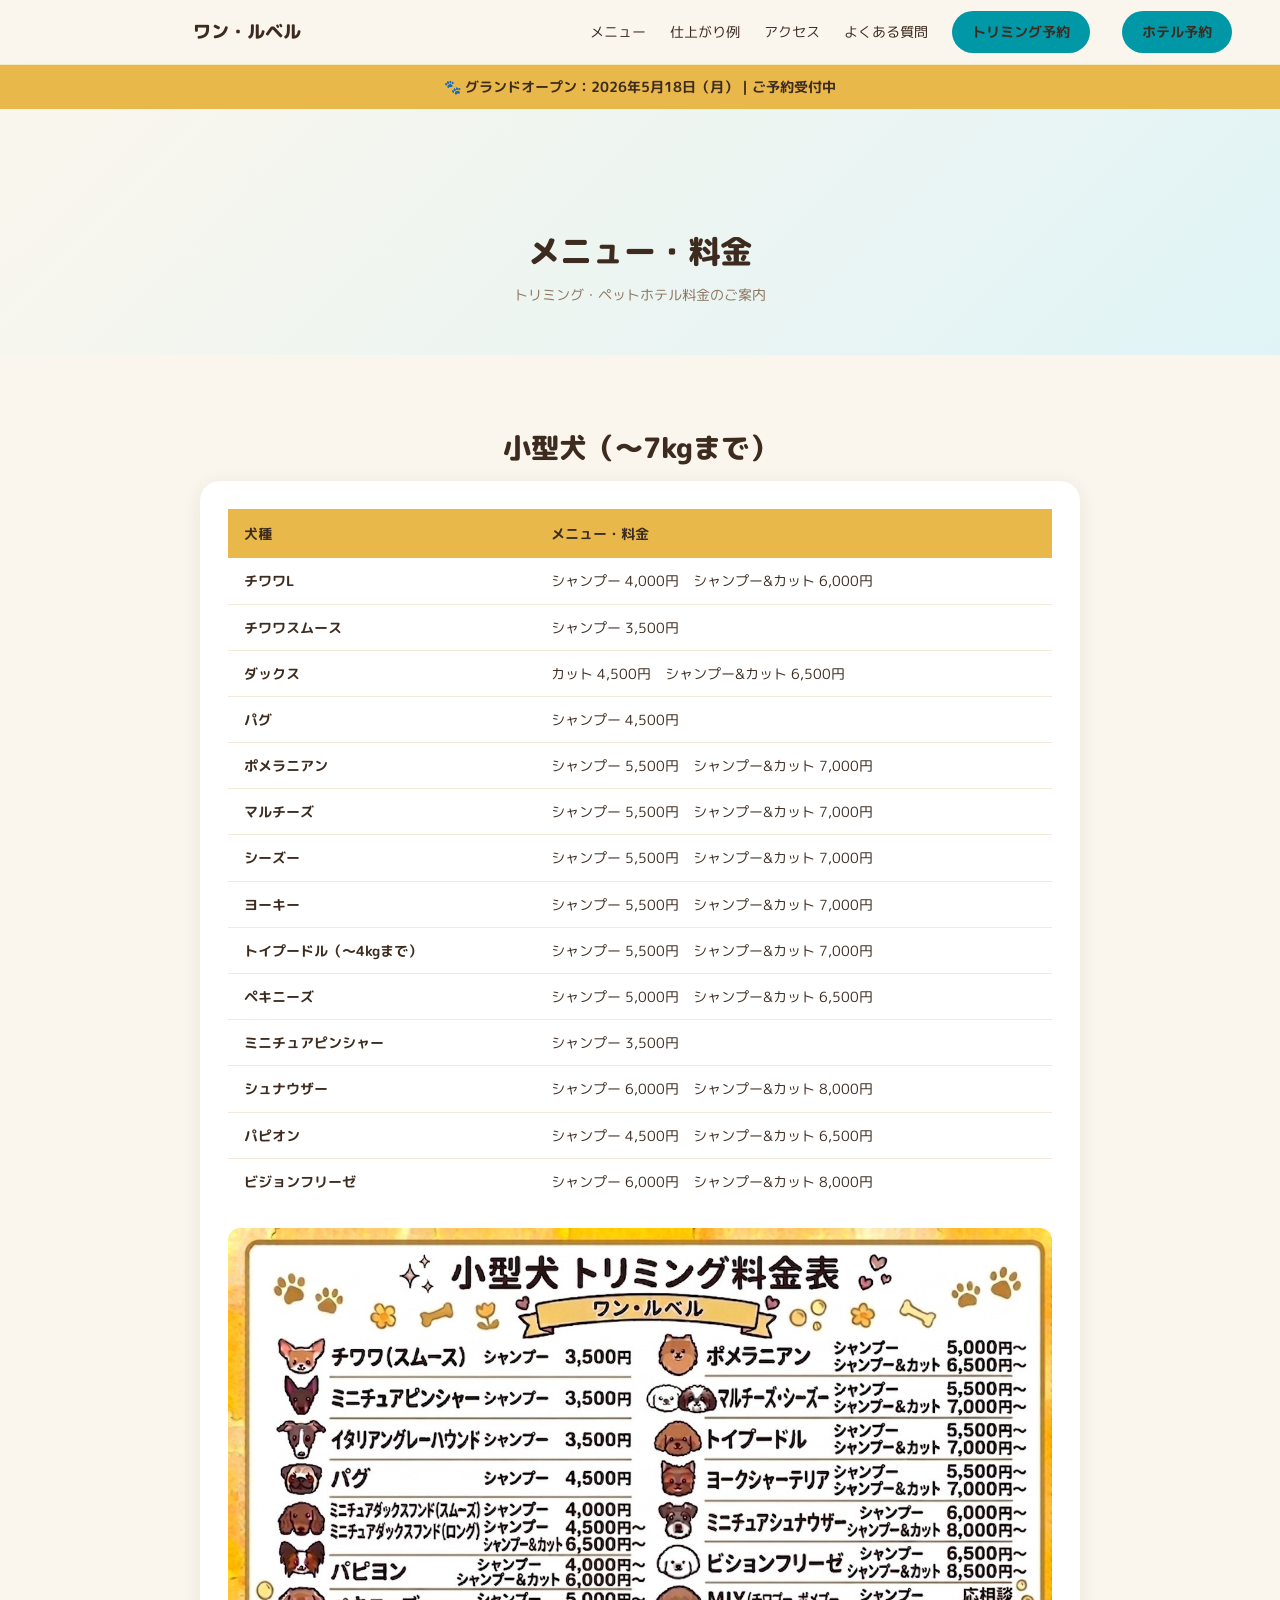
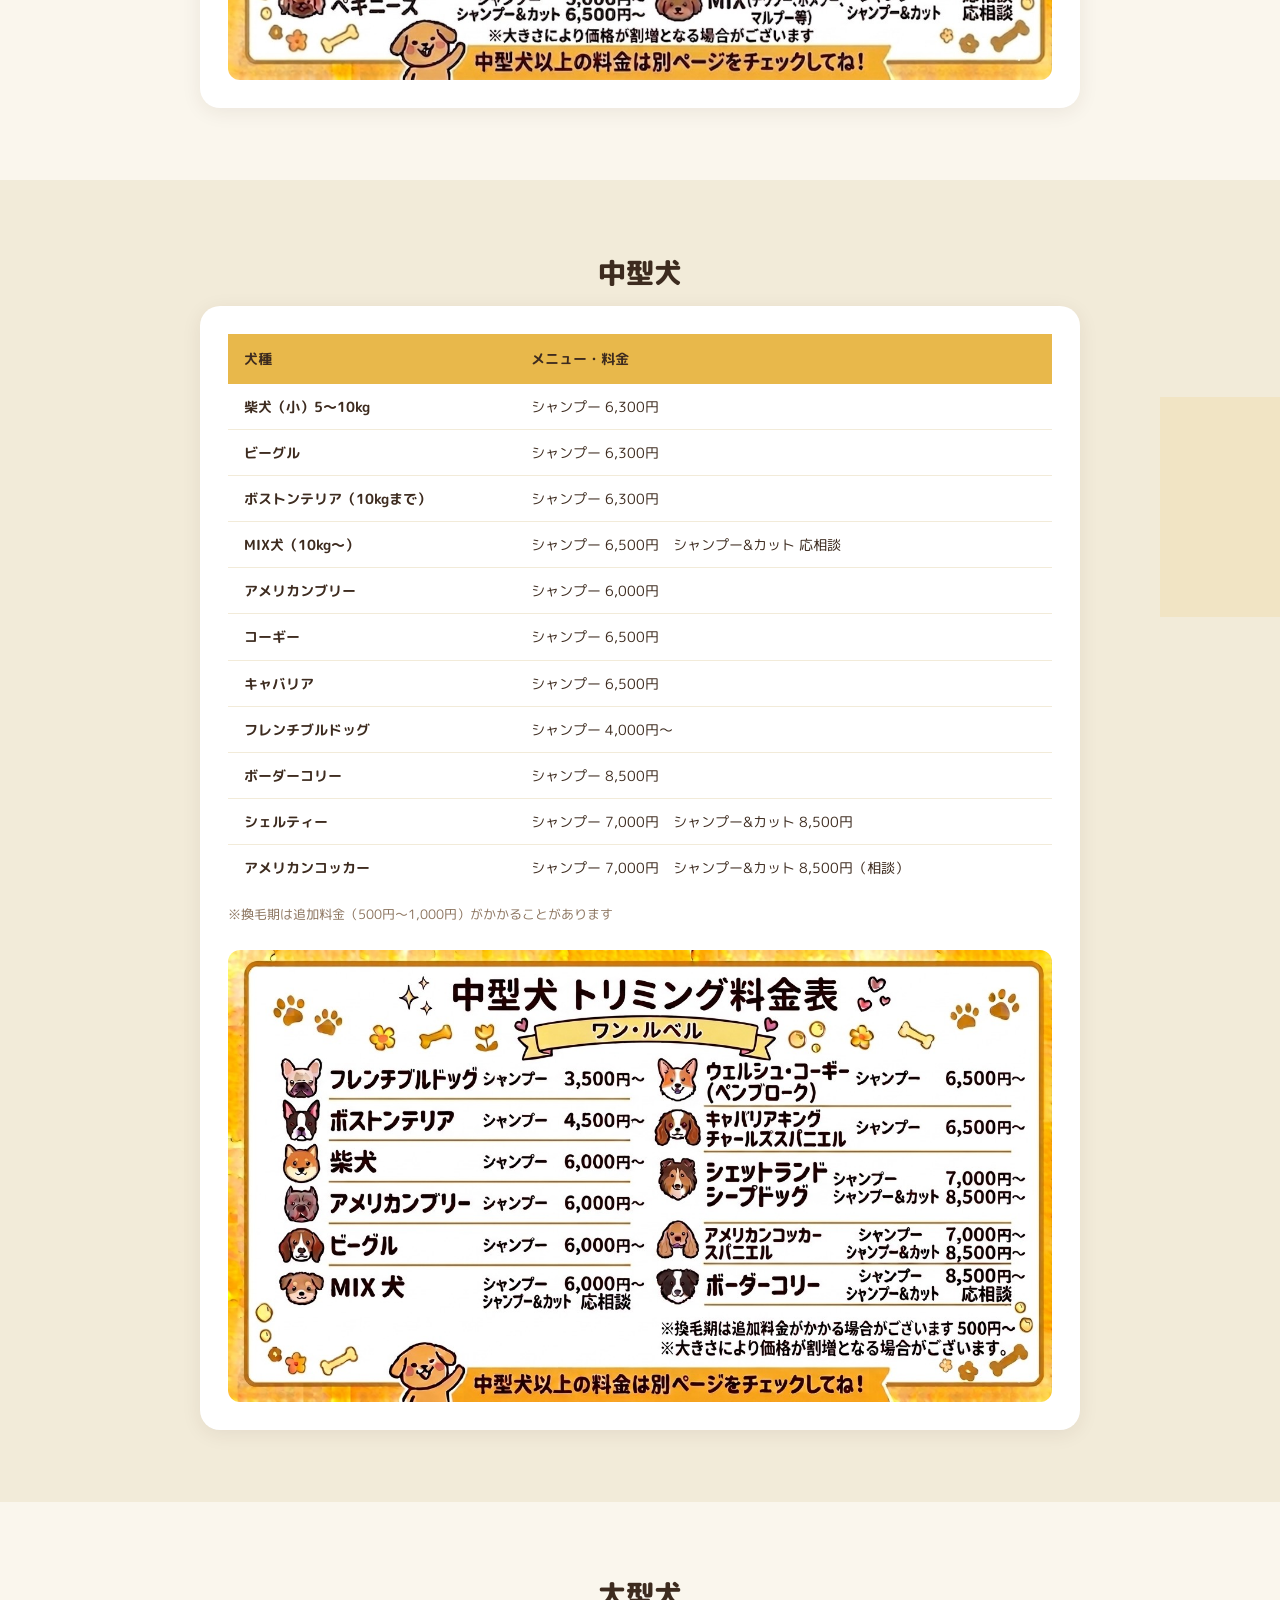
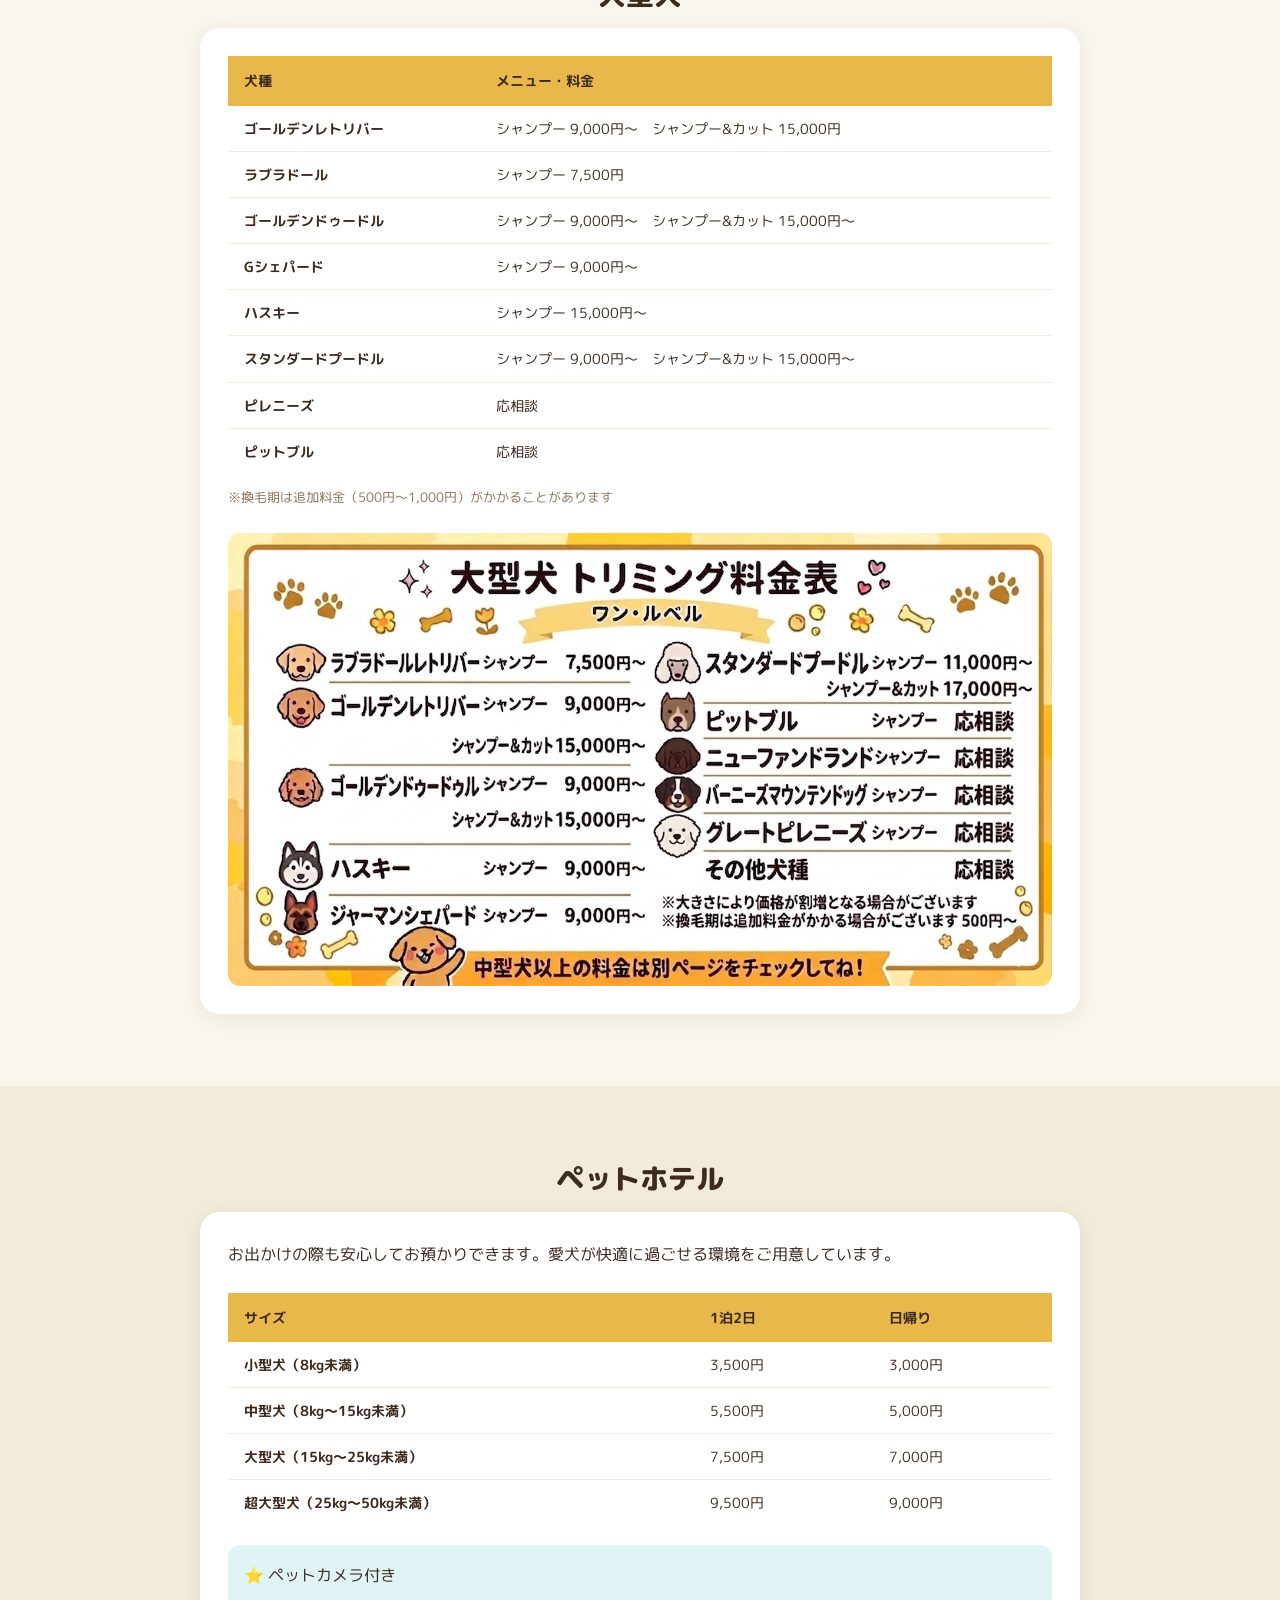
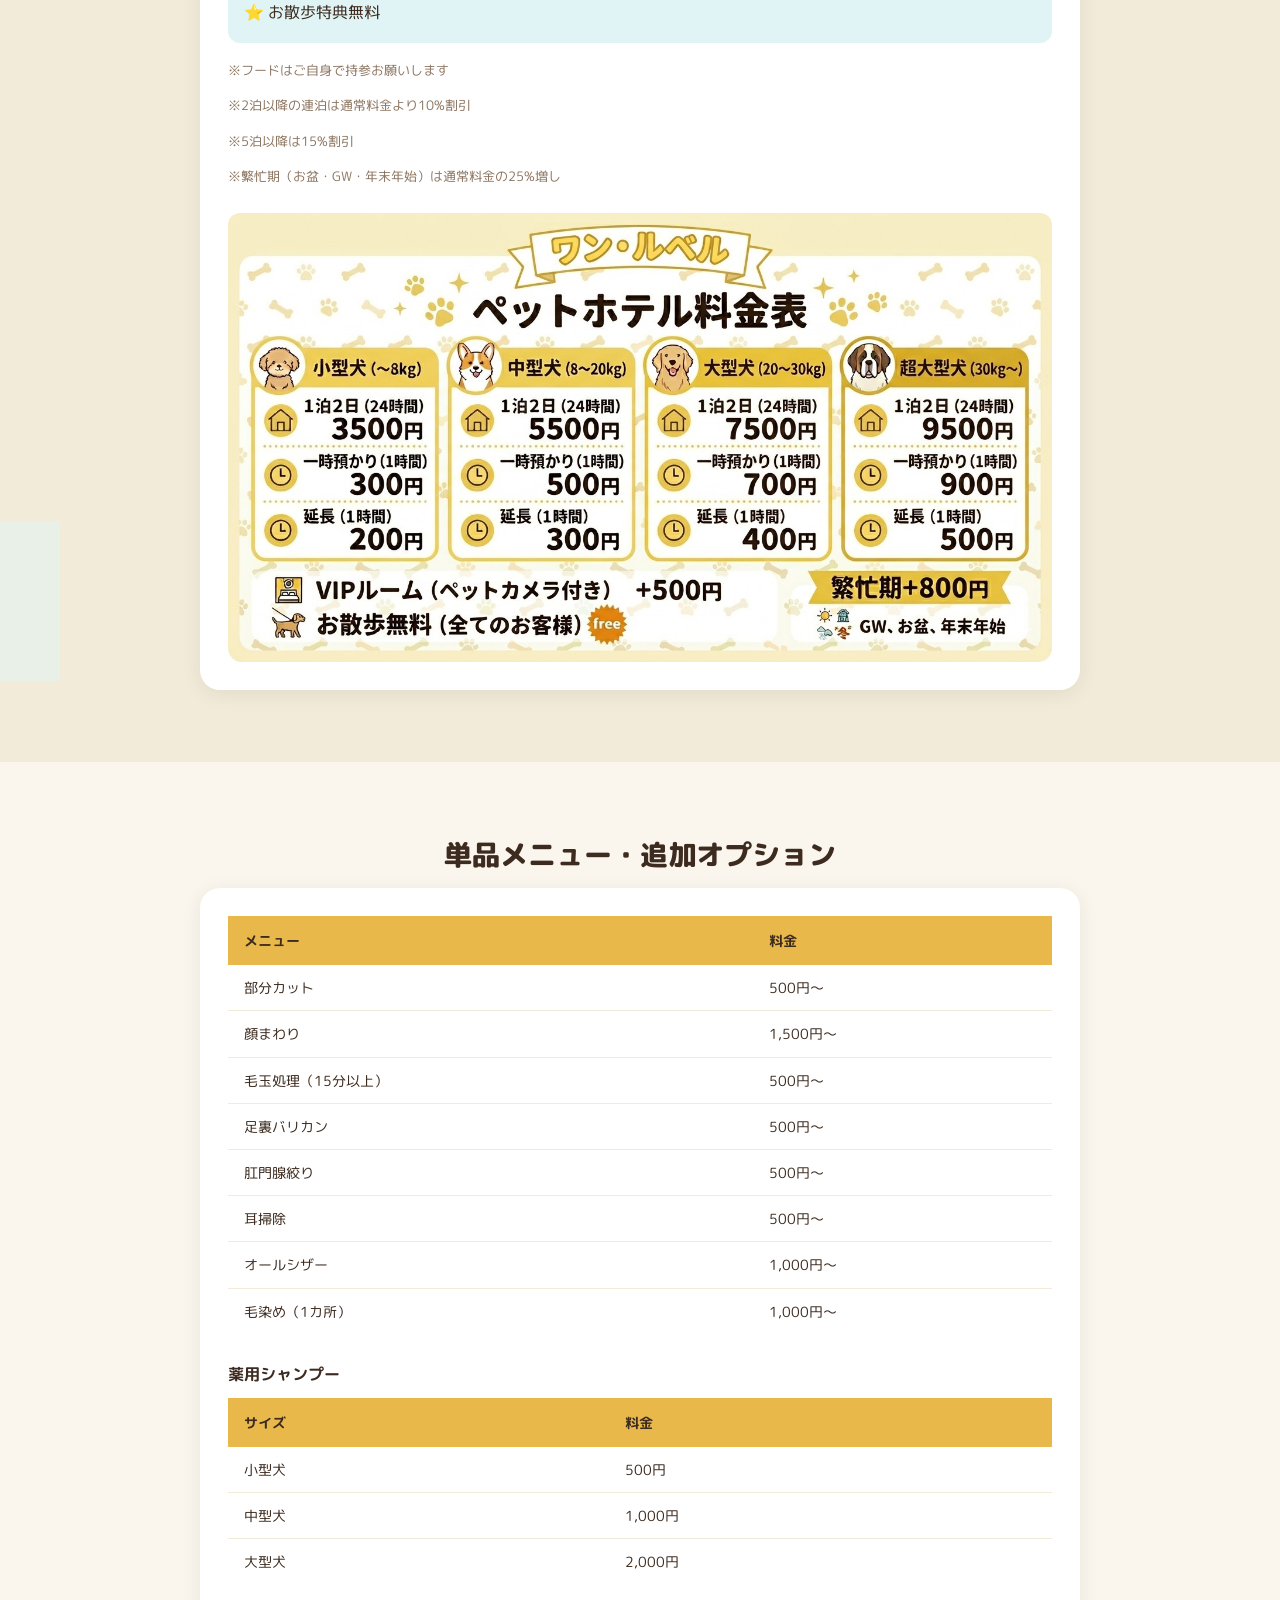
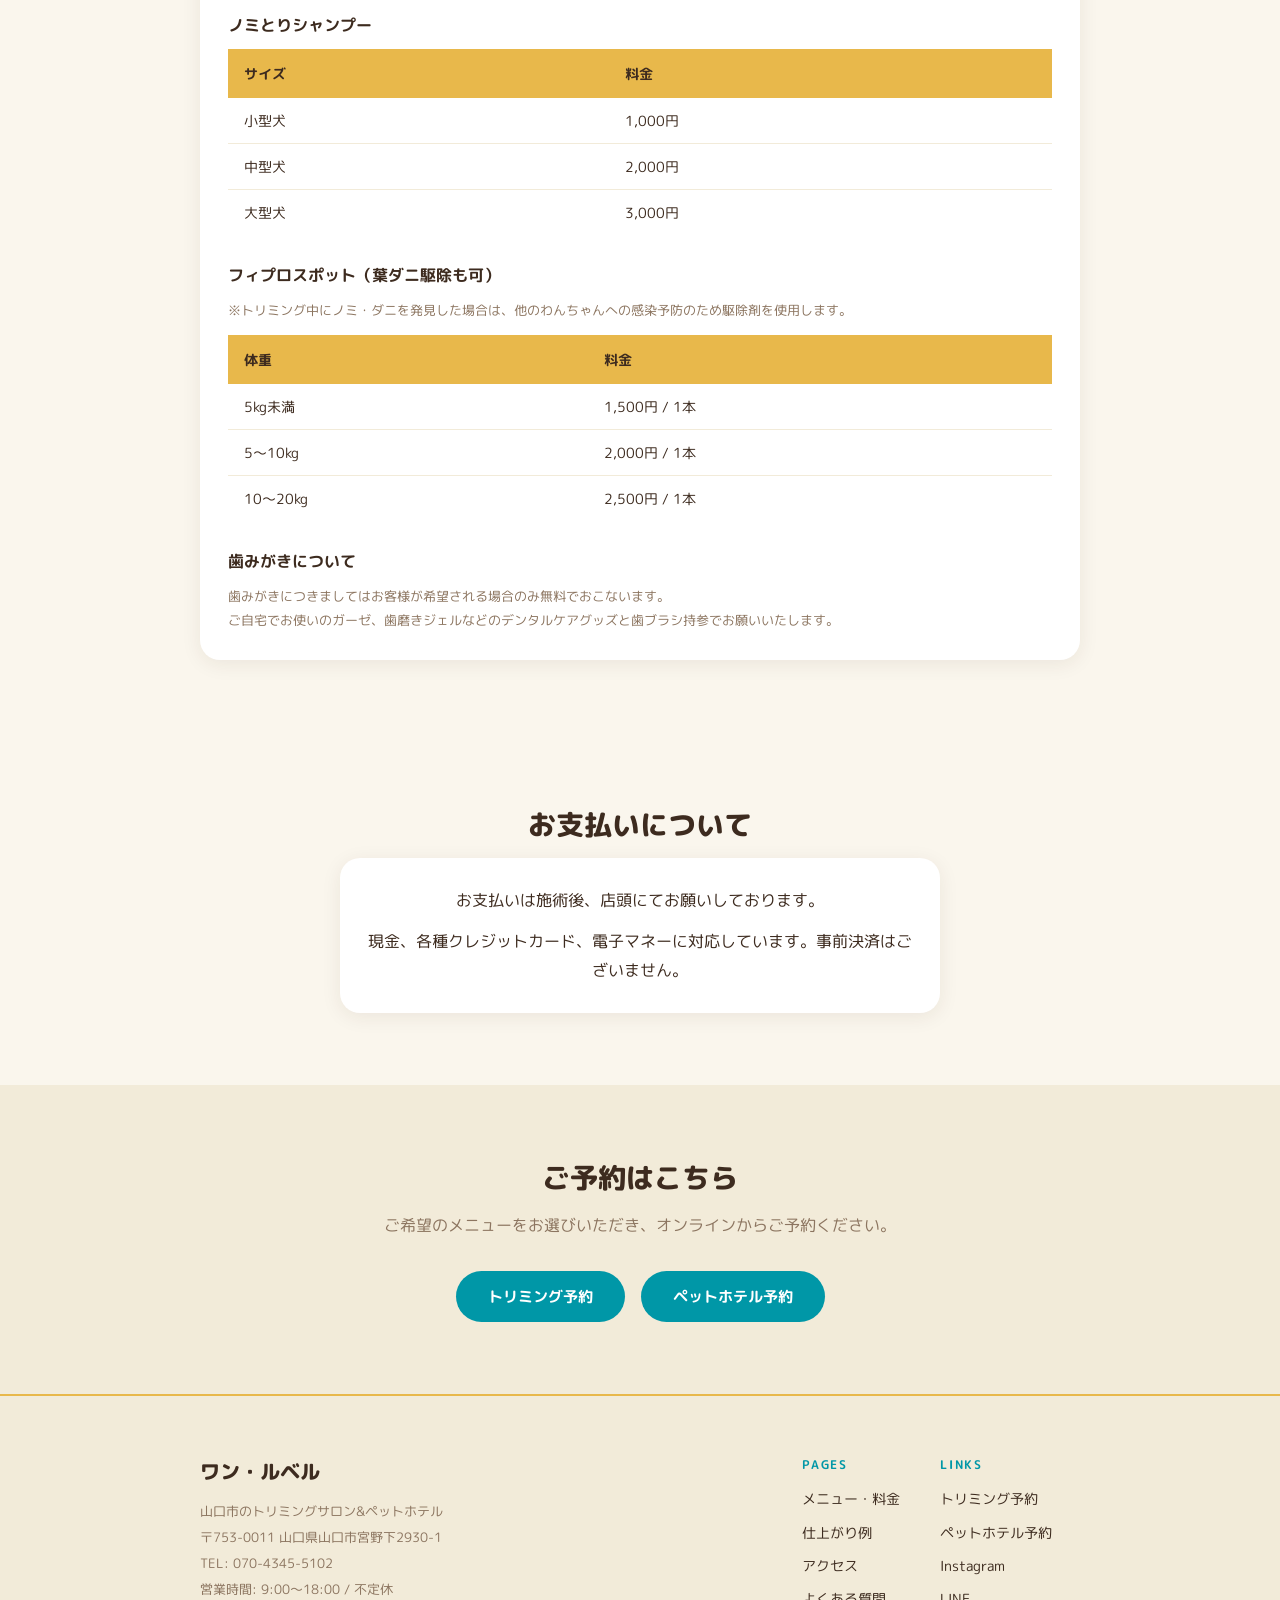
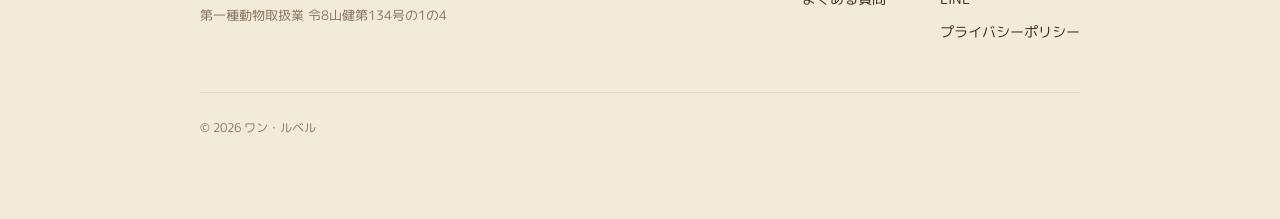
<file: menu/index.html>
<!DOCTYPE html>
<html lang="ja">
<head>
  <meta charset="UTF-8">
  <meta name="viewport" content="width=device-width, initial-scale=1.0">
  <title>山口市のトリミング料金・メニュー｜小型犬3,500円〜・全犬種対応｜ワン・ルベル</title>
  <meta name="description" content="山口市のトリミングサロン「ワン・ルベル」の料金表。チワワ3,500円〜、トイプードル5,500円〜、柴犬6,300円〜、ゴールデン9,000円〜。ペットホテル1泊3,500円〜。全犬種対応・明朗料金。駐車場完備。">
  <meta name="robots" content="index, follow">
  <link rel="canonical" href="https://wanlebel.com/menu/">

  <!-- OGP -->
  <meta property="og:title" content="山口市のトリミング料金・メニュー｜小型犬3,500円〜・全犬種対応｜ワン・ルベル">
  <meta property="og:description" content="山口市のトリミングサロン「ワン・ルベル」の料金表。チワワ3,500円〜、トイプードル5,500円〜、柴犬6,300円〜、ゴールデン9,000円〜。ペットホテル1泊3,500円〜。全犬種対応・明朗料金。駐車場完備。">
  <meta property="og:type" content="website">
  <meta property="og:url" content="https://wanlebel.com/menu/">
  <meta property="og:image" content="https://wanlebel.com/assets/img/price-small-dog.jpg">
  <meta property="og:locale" content="ja_JP">
  <meta property="og:site_name" content="ワン・ルベル">
  <!-- Twitter Card -->
  <meta name="twitter:card" content="summary_large_image">
  <meta name="twitter:title" content="山口市のトリミング料金・メニュー｜小型犬3,500円〜・全犬種対応｜ワン・ルベル">
  <meta name="twitter:description" content="山口市のトリミングサロン「ワン・ルベル」の料金表。チワワ3,500円〜、トイプードル5,500円〜、柴犬6,300円〜、ゴールデン9,000円〜。ペットホテル1泊3,500円〜。全犬種対応・明朗料金。駐車場完備。">
  <meta name="twitter:image" content="https://wanlebel.com/assets/img/price-small-dog.jpg">
  <!-- JSON-LD -->
  <script type="application/ld+json">
  {
    "@context": "https://schema.org",
    "@type": "LocalBusiness",
    "name": "ワン・ルベル",
    "description": "山口市の犬専門トリミングサロン・ペットホテル。全犬種対応。",
    "url": "https://wanlebel.com",
    "image": "https://wanlebel.com/assets/img/trimming-room.jpg",
    "address": {
      "@type": "PostalAddress",
      "streetAddress": "宮野下2930-1", "addressLocality": "山口市",
      "addressRegion": "山口県",
      "postalCode": "753-0011",
      "addressCountry": "JP"
    },
    "openingHoursSpecification": [
      {
        "@type": "OpeningHoursSpecification",
        "dayOfWeek": ["Monday", "Tuesday", "Thursday", "Friday"],
        "opens": "09:00",
        "closes": "18:00"
      },
      {
        "@type": "OpeningHoursSpecification",
        "dayOfWeek": ["Saturday", "Sunday"],
        "opens": "09:00",
        "closes": "18:00"
      }
    ],
    "priceRange": "¥¥",
    "sameAs": ["https://www.instagram.com/wan.lebel"],
    "telephone": "070-4345-5102",
    "paymentAccepted": "現金, クレジットカード, 電子マネー",
    "currenciesAccepted": "JPY",
    "geo": {
      "@type": "GeoCoordinates",
      "latitude": 34.197496,
      "longitude": 131.502849
    }
  }
  </script>

  <!-- Google tag (gtag.js) -->
  <script async src="https://www.googletagmanager.com/gtag/js?id=G-NHB4F90QZH"></script>
  <script>
    window.dataLayer = window.dataLayer || [];
    function gtag(){dataLayer.push(arguments);}
    gtag('js', new Date());
    gtag('config', 'G-NHB4F90QZH');
  </script>

  <!-- GTM Head -->
  <!-- Google Tag Manager -->
  <!--
  <script>(function(w,d,s,l,i){w[l]=w[l]||[];w[l].push({'gtm.start':
  new Date().getTime(),event:'gtm.js'});var f=d.getElementsByTagName(s)[0],
  j=d.createElement(s),dl=l!='dataLayer'?'&l='+l:'';j.async=true;j.src=
  'https://www.googletagmanager.com/gtm.js?id='+i+dl;f.parentNode.insertBefore(j,f);
  })(window,document,'script','dataLayer','GTM-XXXXXXX');</script>
  -->
  <!-- End Google Tag Manager -->

  <!-- Fonts -->
  <link rel="preconnect" href="https://fonts.googleapis.com">
  <link rel="preconnect" href="https://fonts.gstatic.com" crossorigin>
  <link href="https://fonts.googleapis.com/css2?family=M+PLUS+Rounded+1c:wght@400;500;700;800&display=swap" rel="stylesheet">

  <link rel="stylesheet" href="/assets/css/style.css">

  <style>
    .price-table { width: 100%; border-collapse: collapse; }
    .price-table th {
      background: var(--mustard); color: var(--text);
      padding: 12px 16px; font-size: 14px; text-align: left; font-weight: 700;
    }
    .price-table td { padding: 10px 16px; font-size: 14px; border-bottom: 1px solid var(--cream-deep); }
    .price-table tr:last-child td { border-bottom: none; }
    .price-note { font-size: 13px; color: var(--text-light); margin-top: 12px; }
  </style>
</head>
<body>
  <!-- GTM Body -->
  <!-- Google Tag Manager (noscript) -->
  <!--
  <noscript><iframe src="https://www.googletagmanager.com/ns.html?id=GTM-XXXXXXX"
  height="0" width="0" style="display:none;visibility:hidden"></iframe></noscript>
  -->
  <!-- End Google Tag Manager (noscript) -->

  <!-- Header -->
  <header class="site-header">
    <div class="header-inner">
      <button class="hamburger" id="hamburger" aria-label="メニューを開く" aria-expanded="false" aria-controls="drawer">
        <span></span><span></span><span></span>
      </button>
      <a href="/" class="header-logo">ワン・ルベル</a>
      <nav class="header-nav">
        <a href="/menu">メニュー</a>
        <a href="/gallery">仕上がり例</a>
        <a href="/access">アクセス</a>
        <a href="/faq">よくある質問</a>
        <a href="https://wanlebel.stores.jp/reserve/wanlebel-miyano/4611566" class="btn-primary" style="padding: 8px 20px; font-size: 14px;">トリミング予約</a><a href="https://wanlebel.stores.jp/reserve/wanlebel-miyano/1393808" class="btn-primary" style="padding: 8px 20px; font-size: 14px; margin-left: 8px;" target="_blank" rel="noopener noreferrer">ホテル予約</a>
      </nav>
    </div>
  </header>
  <div class="drawer-overlay" id="drawerOverlay"></div>
  <nav class="drawer" id="drawer" role="navigation" aria-label="メインメニュー">
    <a href="/">トップ</a>
    <a href="/menu">メニュー・料金</a>
    <a href="/gallery">仕上がり例</a>
    <a href="/access">アクセス</a>
    <a href="/faq">よくある質問</a>
    <a href="https://www.instagram.com/wan.lebel" target="_blank" rel="noopener noreferrer">Instagram</a>
    <a href="https://lin.ee/ocE0d3T" target="_blank" rel="noopener noreferrer">LINE</a>
    <a href="https://wanlebel.stores.jp/reserve/wanlebel-miyano/4611566" class="drawer-reserve">トリミング予約</a>
    <a href="https://wanlebel.stores.jp/reserve/wanlebel-miyano/1393808" class="drawer-reserve" target="_blank" rel="noopener noreferrer">ペットホテル予約</a>
  </nav>

  <main style="margin-top: 64px; position: relative;">
    <div class="blob-wrap" aria-hidden="true">
      <div class="blob-edge blob-edge--mustard blob-edge--md blob-edge--right" style="top: 25%;"></div>
      <div class="blob-edge blob-edge--teal blob-edge--sm blob-edge--left" style="top: 68%;"></div>
    </div>

    <div class="announce-banner">
      <p>🐾 グランドオープン：2026年5月18日（月）｜ご予約受付中</p>
    </div>

    <!-- Page Hero -->
    <div class="page-hero">
      <div class="wrap">
        <h1>メニュー・料金</h1>
        <p>トリミング・ペットホテル料金のご案内</p>
      </div>
    </div>

    <!-- 小型犬 -->
    <section class="section">
      <div class="wrap">
        <h2 class="section-title">小型犬（〜7kgまで）</h2>
        <div class="card fade-in">
          <table class="price-table">
            <thead>
              <tr>
                <th scope="col">犬種</th>
                <th scope="col">メニュー・料金</th>
              </tr>
            </thead>
            <tbody>
              <tr>
                <td><strong>チワワL</strong></td>
                <td>シャンプー 4,000円　シャンプー&amp;カット 6,000円</td>
              </tr>
              <tr>
                <td><strong>チワワスムース</strong></td>
                <td>シャンプー 3,500円</td>
              </tr>
              <tr>
                <td><strong>ダックス</strong></td>
                <td>カット 4,500円　シャンプー&amp;カット 6,500円</td>
              </tr>
              <tr>
                <td><strong>パグ</strong></td>
                <td>シャンプー 4,500円</td>
              </tr>
              <tr>
                <td><strong>ポメラニアン</strong></td>
                <td>シャンプー 5,500円　シャンプー&amp;カット 7,000円</td>
              </tr>
              <tr>
                <td><strong>マルチーズ</strong></td>
                <td>シャンプー 5,500円　シャンプー&amp;カット 7,000円</td>
              </tr>
              <tr>
                <td><strong>シーズー</strong></td>
                <td>シャンプー 5,500円　シャンプー&amp;カット 7,000円</td>
              </tr>
              <tr>
                <td><strong>ヨーキー</strong></td>
                <td>シャンプー 5,500円　シャンプー&amp;カット 7,000円</td>
              </tr>
              <tr>
                <td><strong>トイプードル（〜4kgまで）</strong></td>
                <td>シャンプー 5,500円　シャンプー&amp;カット 7,000円</td>
              </tr>
              <tr>
                <td><strong>ペキニーズ</strong></td>
                <td>シャンプー 5,000円　シャンプー&amp;カット 6,500円</td>
              </tr>
              <tr>
                <td><strong>ミニチュアピンシャー</strong></td>
                <td>シャンプー 3,500円</td>
              </tr>
              <tr>
                <td><strong>シュナウザー</strong></td>
                <td>シャンプー 6,000円　シャンプー&amp;カット 8,000円</td>
              </tr>
              <tr>
                <td><strong>パピオン</strong></td>
                <td>シャンプー 4,500円　シャンプー&amp;カット 6,500円</td>
              </tr>
              <tr>
                <td><strong>ビジョンフリーゼ</strong></td>
                <td>シャンプー 6,000円　シャンプー&amp;カット 8,000円</td>
              </tr>
            </tbody>
          </table>
          <div style="margin-top: 24px;">
            <img src="/assets/img/price-small-dog.jpg" alt="小型犬トリミング料金表" style="width: 100%; border-radius: 12px;">
          </div>
        </div>
      </div>
    </section>

    <!-- 中型犬 -->
    <section class="section" style="background: var(--cream-deep);">
      <div class="wrap">
        <h2 class="section-title">中型犬</h2>
        <div class="card fade-in">
          <table class="price-table">
            <thead>
              <tr>
                <th scope="col">犬種</th>
                <th scope="col">メニュー・料金</th>
              </tr>
            </thead>
            <tbody>
              <tr>
                <td><strong>柴犬（小）5〜10kg</strong></td>
                <td>シャンプー 6,300円</td>
              </tr>
              <tr>
                <td><strong>ビーグル</strong></td>
                <td>シャンプー 6,300円</td>
              </tr>
              <tr>
                <td><strong>ボストンテリア（10kgまで）</strong></td>
                <td>シャンプー 6,300円</td>
              </tr>
              <tr>
                <td><strong>MIX犬（10kg〜）</strong></td>
                <td>シャンプー 6,500円　シャンプー&amp;カット 応相談</td>
              </tr>
              <tr>
                <td><strong>アメリカンブリー</strong></td>
                <td>シャンプー 6,000円</td>
              </tr>
              <tr>
                <td><strong>コーギー</strong></td>
                <td>シャンプー 6,500円</td>
              </tr>
              <tr>
                <td><strong>キャバリア</strong></td>
                <td>シャンプー 6,500円</td>
              </tr>
              <tr>
                <td><strong>フレンチブルドッグ</strong></td>
                <td>シャンプー 4,000円〜</td>
              </tr>
              <tr>
                <td><strong>ボーダーコリー</strong></td>
                <td>シャンプー 8,500円</td>
              </tr>
              <tr>
                <td><strong>シェルティー</strong></td>
                <td>シャンプー 7,000円　シャンプー&amp;カット 8,500円</td>
              </tr>
              <tr>
                <td><strong>アメリカンコッカー</strong></td>
                <td>シャンプー 7,000円　シャンプー&amp;カット 8,500円（相談）</td>
              </tr>
            </tbody>
          </table>
          <p class="price-note">※換毛期は追加料金（500円〜1,000円）がかかることがあります</p>
          <div style="margin-top: 24px;">
            <img src="/assets/img/price-medium-dog.jpg" alt="中型犬トリミング料金表" style="width: 100%; border-radius: 12px;">
          </div>
        </div>
      </div>
    </section>

    <!-- 大型犬 -->
    <section class="section">
      <div class="wrap">
        <h2 class="section-title">大型犬</h2>
        <div class="card fade-in">
          <table class="price-table">
            <thead>
              <tr>
                <th scope="col">犬種</th>
                <th scope="col">メニュー・料金</th>
              </tr>
            </thead>
            <tbody>
              <tr>
                <td><strong>ゴールデンレトリバー</strong></td>
                <td>シャンプー 9,000円〜　シャンプー&amp;カット 15,000円</td>
              </tr>
              <tr>
                <td><strong>ラブラドール</strong></td>
                <td>シャンプー 7,500円</td>
              </tr>
              <tr>
                <td><strong>ゴールデンドゥードル</strong></td>
                <td>シャンプー 9,000円〜　シャンプー&amp;カット 15,000円〜</td>
              </tr>
              <tr>
                <td><strong>Gシェパード</strong></td>
                <td>シャンプー 9,000円〜</td>
              </tr>
              <tr>
                <td><strong>ハスキー</strong></td>
                <td>シャンプー 15,000円〜</td>
              </tr>
              <tr>
                <td><strong>スタンダードプードル</strong></td>
                <td>シャンプー 9,000円〜　シャンプー&amp;カット 15,000円〜</td>
              </tr>
              <tr>
                <td><strong>ピレニーズ</strong></td>
                <td>応相談</td>
              </tr>
              <tr>
                <td><strong>ピットブル</strong></td>
                <td>応相談</td>
              </tr>
            </tbody>
          </table>
          <p class="price-note">※換毛期は追加料金（500円〜1,000円）がかかることがあります</p>
          <div style="margin-top: 24px;">
            <img src="/assets/img/price-large-dog.jpg" alt="大型犬トリミング料金表" style="width: 100%; border-radius: 12px;">
          </div>
        </div>
      </div>
    </section>

    <!-- ペットホテル -->
    <section class="section" style="background: var(--cream-deep);">
      <div class="wrap">
        <h2 class="section-title">ペットホテル</h2>
        <div class="card fade-in">
          <p style="margin-bottom: 24px;">お出かけの際も安心してお預かりできます。愛犬が快適に過ごせる環境をご用意しています。</p>
          <table class="price-table">
            <thead>
              <tr>
                <th scope="col">サイズ</th>
                <th scope="col">1泊2日</th>
                <th scope="col">日帰り</th>
              </tr>
            </thead>
            <tbody>
              <tr>
                <td><strong>小型犬（8kg未満）</strong></td>
                <td>3,500円</td>
                <td>3,000円</td>
              </tr>
              <tr>
                <td><strong>中型犬（8kg〜15kg未満）</strong></td>
                <td>5,500円</td>
                <td>5,000円</td>
              </tr>
              <tr>
                <td><strong>大型犬（15kg〜25kg未満）</strong></td>
                <td>7,500円</td>
                <td>7,000円</td>
              </tr>
              <tr>
                <td><strong>超大型犬（25kg〜50kg未満）</strong></td>
                <td>9,500円</td>
                <td>9,000円</td>
              </tr>
            </tbody>
          </table>

          <div style="background: var(--teal-light); border-radius: 12px; padding: 16px; margin-top: 20px;">
            <p style="margin-bottom: 8px;">⭐ ペットカメラ付き</p>
            <p>⭐ お散歩特典無料</p>
          </div>

          <div style="margin-top: 16px;">
            <p class="price-note">※フードはご自身で持参お願いします</p>
            <p class="price-note">※2泊以降の連泊は通常料金より10%割引</p>
            <p class="price-note">※5泊以降は15%割引</p>
            <p class="price-note">※繁忙期（お盆・GW・年末年始）は通常料金の25%増し</p>
          </div>

          <div style="margin-top: 24px;">
            <img src="/assets/img/price-hotel.jpg" alt="ペットホテル料金表" style="width: 100%; border-radius: 12px;">
          </div>
        </div>
      </div>
    </section>

    <!-- 単品メニュー・追加オプション -->
    <section class="section">
      <div class="wrap">
        <h2 class="section-title">単品メニュー・追加オプション</h2>
        <div class="card fade-in">

          <table class="price-table">
            <thead>
              <tr>
                <th scope="col">メニュー</th>
                <th scope="col">料金</th>
              </tr>
            </thead>
            <tbody>
              <tr><td>部分カット</td><td>500円〜</td></tr>
              <tr><td>顔まわり</td><td>1,500円〜</td></tr>
              <tr><td>毛玉処理（15分以上）</td><td>500円〜</td></tr>
              <tr><td>足裏バリカン</td><td>500円〜</td></tr>
              <tr><td>肛門腺絞り</td><td>500円〜</td></tr>
              <tr><td>耳掃除</td><td>500円〜</td></tr>
              <tr><td>オールシザー</td><td>1,000円〜</td></tr>
              <tr><td>毛染め（1カ所）</td><td>1,000円〜</td></tr>
            </tbody>
          </table>

          <h3 style="margin: 28px 0 12px; font-size: 1rem; font-weight: 700;">薬用シャンプー</h3>
          <table class="price-table">
            <thead>
              <tr>
                <th scope="col">サイズ</th>
                <th scope="col">料金</th>
              </tr>
            </thead>
            <tbody>
              <tr><td>小型犬</td><td>500円</td></tr>
              <tr><td>中型犬</td><td>1,000円</td></tr>
              <tr><td>大型犬</td><td>2,000円</td></tr>
            </tbody>
          </table>

          <h3 style="margin: 28px 0 12px; font-size: 1rem; font-weight: 700;">ノミとりシャンプー</h3>
          <table class="price-table">
            <thead>
              <tr>
                <th scope="col">サイズ</th>
                <th scope="col">料金</th>
              </tr>
            </thead>
            <tbody>
              <tr><td>小型犬</td><td>1,000円</td></tr>
              <tr><td>中型犬</td><td>2,000円</td></tr>
              <tr><td>大型犬</td><td>3,000円</td></tr>
            </tbody>
          </table>

          <h3 style="margin: 28px 0 12px; font-size: 1rem; font-weight: 700;">フィプロスポット（葉ダニ駆除も可）</h3>
          <p class="price-note" style="margin-bottom: 12px;">※トリミング中にノミ・ダニを発見した場合は、他のわんちゃんへの感染予防のため駆除剤を使用します。</p>
          <table class="price-table">
            <thead>
              <tr>
                <th scope="col">体重</th>
                <th scope="col">料金</th>
              </tr>
            </thead>
            <tbody>
              <tr><td>5kg未満</td><td>1,500円 / 1本</td></tr>
              <tr><td>5〜10kg</td><td>2,000円 / 1本</td></tr>
              <tr><td>10〜20kg</td><td>2,500円 / 1本</td></tr>
            </tbody>
          </table>

          <h3 style="margin: 28px 0 12px; font-size: 1rem; font-weight: 700;">歯みがきについて</h3>
          <p class="price-note">歯みがきにつきましてはお客様が希望される場合のみ無料でおこないます。<br>ご自宅でお使いのガーゼ、歯磨きジェルなどのデンタルケアグッズと歯ブラシ持参でお願いいたします。</p>

        </div>
      </div>
    </section>

    <!-- お支払いについて -->
    <section class="section">
      <div class="wrap">
        <h2 class="section-title">お支払いについて</h2>
        <div class="card fade-in" style="max-width: 600px; margin: 0 auto; text-align: center;">
          <p style="margin-bottom: 12px;">お支払いは施術後、店頭にてお願いしております。</p>
          <p>現金、各種クレジットカード、電子マネーに対応しています。事前決済はございません。</p>
        </div>
      </div>
    </section>

    <!-- CTA -->
    <section class="section" style="background: var(--cream-deep); text-align: center;">
      <div class="wrap">
        <h2 class="section-title">ご予約はこちら</h2>
        <p style="margin-bottom: 32px; color: var(--text-light);">ご希望のメニューをお選びいただき、オンラインからご予約ください。</p>
        <div style="display: flex; gap: 16px; justify-content: center; flex-wrap: wrap;">
          <a href="https://wanlebel.stores.jp/reserve/wanlebel-miyano/4611566" class="btn-primary" target="_blank" rel="noopener noreferrer">トリミング予約</a>
          <a href="https://wanlebel.stores.jp/reserve/wanlebel-miyano/1393808" class="btn-primary" target="_blank" rel="noopener noreferrer">ペットホテル予約</a>
        </div>
      </div>
    </section>
  </main>

  <!-- Footer -->
  <footer class="site-footer">
    <div class="wrap">
      <div class="footer-inner">
        <div class="footer-brand">
          <h2>ワン・ルベル</h2>
          <p>山口市のトリミングサロン&amp;ペットホテル<br>
             〒753-0011 山口県山口市宮野下2930-1<br>
             TEL: <a href="tel:07043455102" style="color: inherit;">070-4345-5102</a><br>
             営業時間: 9:00〜18:00 / 不定休<br>
             第一種動物取扱業 令8山健第134号の1の4</p>
        </div>
        <div class="footer-links">
          <div class="footer-links-group">
            <h3>Pages</h3>
            <a href="/menu">メニュー・料金</a>
            <a href="/gallery">仕上がり例</a>
            <a href="/access">アクセス</a>
            <a href="/faq">よくある質問</a>
          </div>
          <div class="footer-links-group">
            <h3>Links</h3>
            <a href="https://wanlebel.stores.jp/reserve/wanlebel-miyano/4611566" target="_blank" rel="noopener noreferrer">トリミング予約</a>
            <a href="https://wanlebel.stores.jp/reserve/wanlebel-miyano/1393808" target="_blank" rel="noopener noreferrer">ペットホテル予約</a>
            <a href="https://www.instagram.com/wan.lebel" target="_blank" rel="noopener noreferrer">Instagram</a>
            <a href="https://lin.ee/ocE0d3T" target="_blank" rel="noopener noreferrer">LINE</a>
            <a href="/policy">プライバシーポリシー</a>
          </div>
        </div>
      </div>
      <div class="footer-bottom">
        <div class="footer-copy">© 2026 ワン・ルベル</div>
      </div>
    </div>
  </footer>
  <nav class="mobile-bottom-nav">
    <a href="https://wanlebel.stores.jp/reserve/wanlebel-miyano/4611566" target="_blank" rel="noopener noreferrer">
      <span class="nav-icon">✂️</span>トリミング予約
    </a>
    <a href="https://wanlebel.stores.jp/reserve/wanlebel-miyano/1393808" target="_blank" rel="noopener noreferrer">
      <span class="nav-icon">🏠</span>ホテル予約
    </a>
    <a href="/menu"><span class="nav-icon">✂️</span>メニュー</a>
    <a href="/access"><span class="nav-icon">📍</span>アクセス</a>
    <a href="https://www.instagram.com/wan.lebel" target="_blank" rel="noopener noreferrer">
      <span class="nav-icon">📷</span>Instagram
    </a>
    <a href="https://lin.ee/ocE0d3T" target="_blank" rel="noopener noreferrer">
      <span class="nav-icon">💬</span>LINE
    </a>
  </nav>

  <!-- Scripts -->
  <script>
  (function() {
    // ドロワーメニュー
    const hamburger = document.getElementById('hamburger');
    const drawer = document.getElementById('drawer');
    const overlay = document.getElementById('drawerOverlay');
    function toggleDrawer(open) {
      hamburger.classList.toggle('open', open);
      drawer.classList.toggle('open', open);
      overlay.classList.toggle('open', open);
      hamburger.setAttribute('aria-expanded', String(open));
      document.body.style.overflow = open ? 'hidden' : '';
    }
    hamburger.addEventListener('click', () => toggleDrawer(!drawer.classList.contains('open')));
    overlay.addEventListener('click', () => toggleDrawer(false));
    drawer.querySelectorAll('a').forEach(el => el.addEventListener('click', () => toggleDrawer(false)));
    document.addEventListener('keydown', function(e) {
      if (e.key === 'Escape' && hamburger.getAttribute('aria-expanded') === 'true') {
        toggleDrawer(false);
        hamburger.focus();
      }
    });
  })();

  (function() {
    // スクロールフェードイン
    const io = new IntersectionObserver((entries) => {
      entries.forEach(e => {
        if (e.isIntersecting) { e.target.classList.add('visible'); io.unobserve(e.target); }
      });
    }, { threshold: 0.1 });
    document.querySelectorAll('.fade-in').forEach(el => io.observe(el));
  })();

  (function() {
    document.querySelectorAll('.blob-edge').forEach(function(el) {
      el.classList.add('blob-visible');
    });
  })();
  </script>
</body>
</html>
</file>
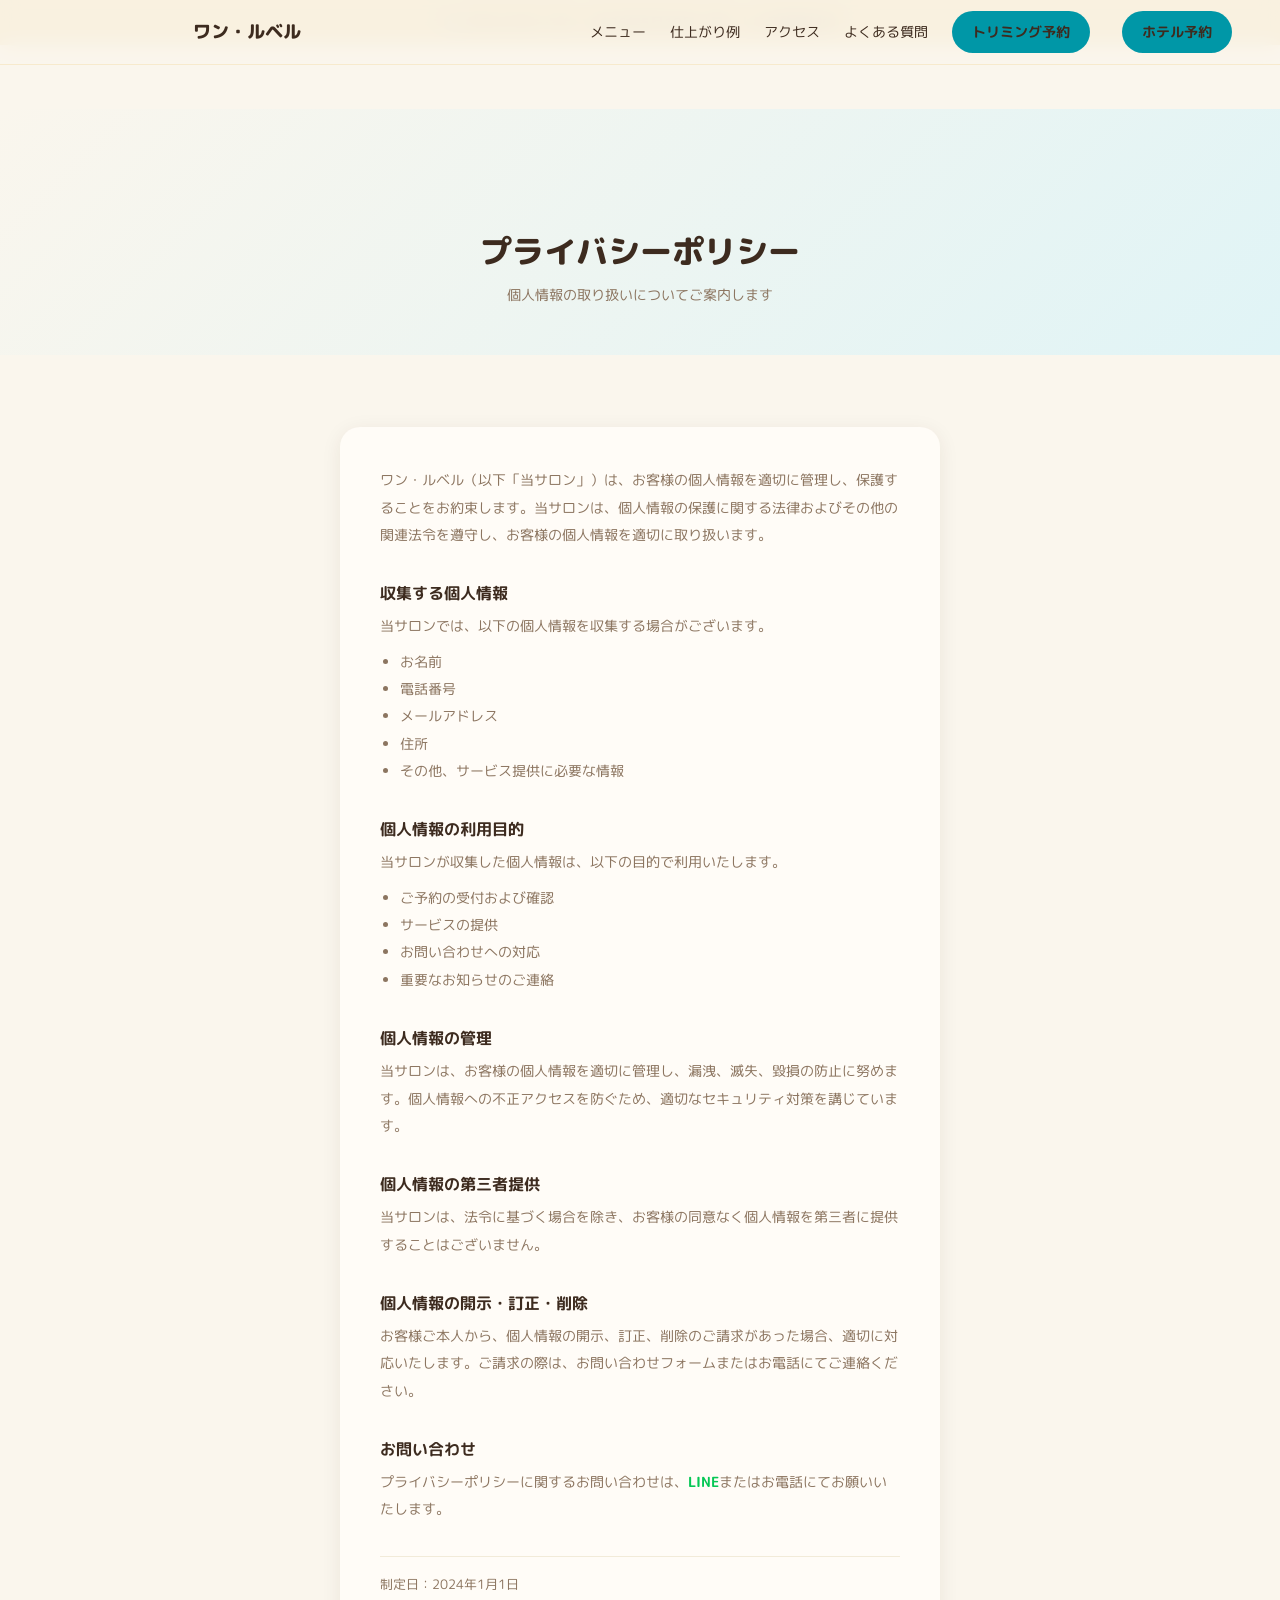
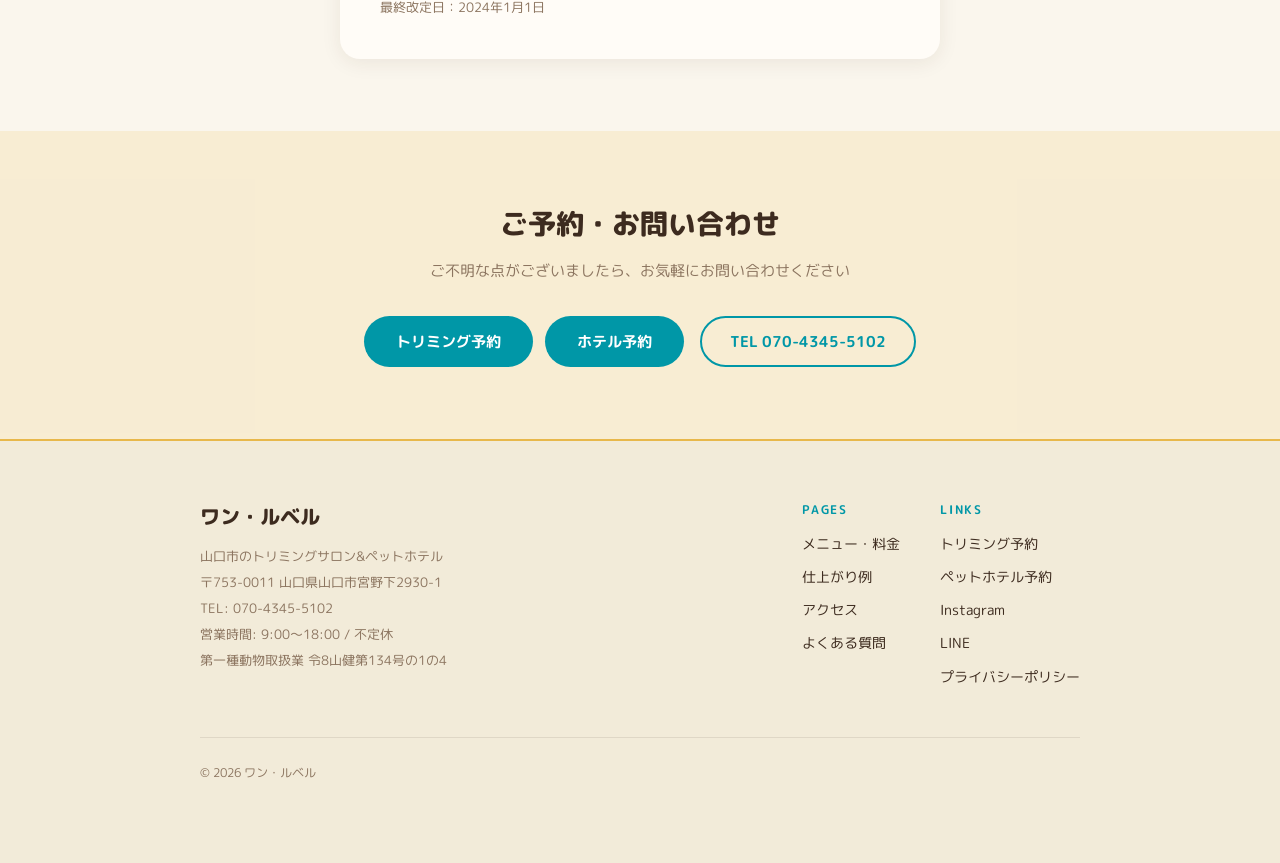
<file: policy/index.html>
<!DOCTYPE html>
<html lang="ja">
<head>
  <meta charset="UTF-8">
  <meta name="viewport" content="width=device-width, initial-scale=1.0">
  <title>プライバシーポリシー | ワン・ルベル</title>
  <meta name="description" content="ワン・ルベルのプライバシーポリシーをご案内します。お客様の個人情報の取り扱いについて。">
  <meta name="robots" content="index, follow">
  <link rel="canonical" href="https://wanlebel.com/policy/">

  <!-- OGP -->
  <meta property="og:title" content="プライバシーポリシー | ワン・ルベル">
  <meta property="og:description" content="ワン・ルベルのプライバシーポリシーをご案内します。お客様の個人情報の取り扱いについて。">
  <meta property="og:type" content="website">
  <meta property="og:url" content="https://wanlebel.com/policy/">
  <meta property="og:image" content="https://wanlebel.com/assets/img/ogp-policy.jpg">

  <!-- Twitter Card -->
  <meta name="twitter:card" content="summary_large_image">
  <meta name="twitter:title" content="プライバシーポリシー | ワン・ルベル">
  <meta name="twitter:description" content="ワン・ルベルのプライバシーポリシーをご案内します。お客様の個人情報の取り扱いについて。">
  <meta name="twitter:image" content="https://wanlebel.com/assets/img/trimming-room.jpg">

  <!-- Google tag (gtag.js) -->
  <script async src="https://www.googletagmanager.com/gtag/js?id=G-NHB4F90QZH"></script>
  <script>
    window.dataLayer = window.dataLayer || [];
    function gtag(){dataLayer.push(arguments);}
    gtag('js', new Date());
    gtag('config', 'G-NHB4F90QZH');
  </script>

  <!-- GTM Head -->
  <!-- Google Tag Manager -->
  <!--
  <script>(function(w,d,s,l,i){w[l]=w[l]||[];w[l].push({'gtm.start':
  new Date().getTime(),event:'gtm.js'});var f=d.getElementsByTagName(s)[0],
  j=d.createElement(s),dl=l!='dataLayer'?'&l='+l:'';j.async=true;j.src=
  'https://www.googletagmanager.com/gtm.js?id='+i+dl;f.parentNode.insertBefore(j,f);
  })(window,document,'script','dataLayer','GTM-XXXXXXX');</script>
  -->
  <!-- End Google Tag Manager -->

  <!-- Fonts -->
  <link rel="preconnect" href="https://fonts.googleapis.com">
  <link rel="preconnect" href="https://fonts.gstatic.com" crossorigin>
  <link href="https://fonts.googleapis.com/css2?family=M+PLUS+Rounded+1c:wght@400;500;700;800&display=swap" rel="stylesheet">

  <link rel="stylesheet" href="/assets/css/style.css">

  <style>
    .policy-card {
      background: #FFFCF7;
      border-radius: var(--radius-card);
      padding: 40px;
      box-shadow: var(--shadow-card);
    }
    .policy-section {
      margin-bottom: 32px;
    }
    .policy-section:last-child {
      margin-bottom: 0;
    }
    .policy-section h2 {
      font-size: 1rem;
      font-weight: 700;
      color: var(--text);
      margin-bottom: 8px;
      margin-top: 20px;
    }
    .policy-intro {
      font-size: 0.9rem;
      line-height: 1.9;
      color: var(--text-light);
      margin-bottom: 24px;
    }
    .policy-section p {
      font-size: 0.9rem;
      line-height: 1.9;
      color: var(--text-light);
    }
    .policy-section ul {
      list-style: disc;
      padding-left: 20px;
      margin-top: 8px;
    }
    .policy-section li {
      font-size: 0.9rem;
      line-height: 1.9;
      color: var(--text-light);
    }
    .policy-date {
      font-size: 0.8rem;
      color: var(--text-light);
      margin-top: 32px;
      padding-top: 16px;
      border-top: 1px solid var(--cream-deep);
    }
    @media (max-width: 480px) {
      .policy-card { padding: 24px 16px; }
    }
  </style>
</head>
<body>
  <!-- GTM Body -->
  <!-- Google Tag Manager (noscript) -->
  <!--
  <noscript><iframe src="https://www.googletagmanager.com/ns.html?id=GTM-XXXXXXX"
  height="0" width="0" style="display:none;visibility:hidden"></iframe></noscript>
  -->
  <!-- End Google Tag Manager (noscript) -->

  <div class="announce-banner">
    <p>🐾 グランドオープン：2026年5月18日（月）｜ご予約受付中</p>
  </div>

  <!-- Header -->
  <header class="site-header">
    <div class="header-inner">
      <button class="hamburger" id="hamburger" aria-label="メニューを開く" aria-expanded="false" aria-controls="drawer">
        <span></span><span></span><span></span>
      </button>
      <a href="/" class="header-logo">ワン・ルベル</a>
      <nav class="header-nav">
        <a href="/menu">メニュー</a>
        <a href="/gallery">仕上がり例</a>
        <a href="/access">アクセス</a>
        <a href="/faq">よくある質問</a>
        <a href="https://wanlebel.stores.jp/reserve/wanlebel-miyano/4611566" target="_blank" rel="noopener noreferrer" class="btn-primary" style="padding: 8px 20px; font-size: 14px;">トリミング予約</a><a href="https://wanlebel.stores.jp/reserve/wanlebel-miyano/1393808" target="_blank" rel="noopener noreferrer" class="btn-primary" style="padding: 8px 20px; font-size: 14px; margin-left: 8px;">ホテル予約</a>
      </nav>
    </div>
  </header>
  <div class="drawer-overlay" id="drawerOverlay"></div>
  <nav class="drawer" id="drawer" role="navigation" aria-label="メインメニュー">
    <a href="/">トップ</a>
    <a href="/menu">メニュー・料金</a>
    <a href="/gallery">仕上がり例</a>
    <a href="/access">アクセス</a>
    <a href="/faq">よくある質問</a>
    <a href="https://www.instagram.com/wan.lebel" target="_blank" rel="noopener noreferrer">Instagram</a>
    <a href="https://lin.ee/ocE0d3T" target="_blank" rel="noopener noreferrer">LINE</a>
    <a href="https://wanlebel.stores.jp/reserve/wanlebel-miyano/4611566" target="_blank" rel="noopener noreferrer" class="drawer-reserve">トリミング予約</a>
    <a href="https://wanlebel.stores.jp/reserve/wanlebel-miyano/1393808" target="_blank" rel="noopener noreferrer" class="drawer-reserve">ペットホテル予約</a>
  </nav>

  <main style="margin-top: 64px; position: relative;">
    <div class="blob-wrap" aria-hidden="true">
      <div class="blob-edge blob-edge--mustard blob-edge--md blob-edge--right" style="top: 25%;"></div>
      <div class="blob-edge blob-edge--teal blob-edge--sm blob-edge--left" style="top: 68%;"></div>
    </div>

    <!-- Page Hero -->
    <section class="page-hero">
      <div class="wrap">
        <h1>プライバシーポリシー</h1>
        <p>個人情報の取り扱いについてご案内します</p>
      </div>
    </section>

    <!-- Policy Content -->
    <section class="section fade-in" style="background: var(--cream);">
      <div class="wrap" style="max-width: 720px;">
        <div class="policy-card">
          <div class="policy-section">
            <p class="policy-intro">ワン・ルベル（以下「当サロン」）は、お客様の個人情報を適切に管理し、保護することをお約束します。当サロンは、個人情報の保護に関する法律およびその他の関連法令を遵守し、お客様の個人情報を適切に取り扱います。</p>
          </div>

          <div class="policy-section">
            <h2>収集する個人情報</h2>
            <p>当サロンでは、以下の個人情報を収集する場合がございます。</p>
            <ul>
              <li>お名前</li>
              <li>電話番号</li>
              <li>メールアドレス</li>
              <li>住所</li>
              <li>その他、サービス提供に必要な情報</li>
            </ul>
          </div>

          <div class="policy-section">
            <h2>個人情報の利用目的</h2>
            <p>当サロンが収集した個人情報は、以下の目的で利用いたします。</p>
            <ul>
              <li>ご予約の受付および確認</li>
              <li>サービスの提供</li>
              <li>お問い合わせへの対応</li>
              <li>重要なお知らせのご連絡</li>
            </ul>
          </div>

          <div class="policy-section">
            <h2>個人情報の管理</h2>
            <p>当サロンは、お客様の個人情報を適切に管理し、漏洩、滅失、毀損の防止に努めます。個人情報への不正アクセスを防ぐため、適切なセキュリティ対策を講じています。</p>
          </div>

          <div class="policy-section">
            <h2>個人情報の第三者提供</h2>
            <p>当サロンは、法令に基づく場合を除き、お客様の同意なく個人情報を第三者に提供することはございません。</p>
          </div>

          <div class="policy-section">
            <h2>個人情報の開示・訂正・削除</h2>
            <p>お客様ご本人から、個人情報の開示、訂正、削除のご請求があった場合、適切に対応いたします。ご請求の際は、お問い合わせフォームまたはお電話にてご連絡ください。</p>
          </div>

          <div class="policy-section">
            <h2>お問い合わせ</h2>
            <p>プライバシーポリシーに関するお問い合わせは、<a href="https://lin.ee/ocE0d3T" target="_blank" rel="noopener noreferrer" style="color: #06C755; font-weight: 700;">LINE</a>またはお電話にてお願いいたします。</p>
          </div>

          <p class="policy-date">制定日：2024年1月1日<br>最終改定日：2024年1月1日</p>
        </div>
      </div>
    </section>

    <!-- CTA -->
    <section class="section fade-in" style="background: var(--mustard-light);">
      <div class="wrap" style="text-align: center;">
        <h2 class="section-title">ご予約・お問い合わせ</h2>
        <p class="section-lead">ご不明な点がございましたら、お気軽にお問い合わせください</p>
        <div style="display: flex; gap: 16px; justify-content: center; flex-wrap: wrap; margin-top: 32px;">
          <div style="display:flex; gap:12px; flex-wrap:wrap; justify-content:center;"><a href="https://wanlebel.stores.jp/reserve/wanlebel-miyano/4611566" target="_blank" rel="noopener noreferrer" class="btn-primary">トリミング予約</a><a href="https://wanlebel.stores.jp/reserve/wanlebel-miyano/1393808" target="_blank" rel="noopener noreferrer" class="btn-primary">ホテル予約</a></div>
          <a href="tel:07043455102" class="btn-outline">TEL 070-4345-5102</a>
        </div>
      </div>
    </section>
  </main>

  <!-- Footer -->
  <footer class="site-footer">
    <div class="wrap">
      <div class="footer-inner">
        <div class="footer-brand">
          <h2>ワン・ルベル</h2>
          <p>山口市のトリミングサロン&amp;ペットホテル<br>
             〒753-0011 山口県山口市宮野下2930-1<br>
             TEL: <a href="tel:07043455102" style="color: inherit;">070-4345-5102</a><br>
             営業時間: 9:00〜18:00 / 不定休<br>
             第一種動物取扱業 令8山健第134号の1の4</p>
        </div>
        <div class="footer-links">
          <div class="footer-links-group">
            <h3>Pages</h3>
            <a href="/menu">メニュー・料金</a>
            <a href="/gallery">仕上がり例</a>
            <a href="/access">アクセス</a>
            <a href="/faq">よくある質問</a>
          </div>
          <div class="footer-links-group">
            <h3>Links</h3>
            <a href="https://wanlebel.stores.jp/reserve/wanlebel-miyano/4611566" target="_blank" rel="noopener noreferrer">トリミング予約</a>
            <a href="https://wanlebel.stores.jp/reserve/wanlebel-miyano/1393808" target="_blank" rel="noopener noreferrer">ペットホテル予約</a>
            <a href="https://www.instagram.com/wan.lebel" target="_blank" rel="noopener noreferrer">Instagram</a>
            <a href="https://lin.ee/ocE0d3T" target="_blank" rel="noopener noreferrer">LINE</a>
            <a href="/policy">プライバシーポリシー</a>
          </div>
        </div>
      </div>
      <div class="footer-bottom">
        <div class="footer-copy">© 2026 ワン・ルベル</div>
      </div>
    </div>
  </footer>

  <nav class="mobile-bottom-nav">
    <a href="https://wanlebel.stores.jp/reserve/wanlebel-miyano/4611566" target="_blank" rel="noopener noreferrer">
      <span class="nav-icon">✂️</span>トリミング予約
    </a>
    <a href="https://wanlebel.stores.jp/reserve/wanlebel-miyano/1393808" target="_blank" rel="noopener noreferrer">
      <span class="nav-icon">🏠</span>ホテル予約
    </a>
    <a href="/menu"><span class="nav-icon">✂️</span>メニュー</a>
    <a href="/access"><span class="nav-icon">📍</span>アクセス</a>
    <a href="https://www.instagram.com/wan.lebel" target="_blank" rel="noopener noreferrer">
      <span class="nav-icon">📷</span>Instagram
    </a>
    <a href="https://lin.ee/ocE0d3T" target="_blank" rel="noopener noreferrer">
      <span class="nav-icon">💬</span>LINE
    </a>
  </nav>

  <!-- Scripts -->
  <script>
  (function() {
    // ドロワーメニュー
    const hamburger = document.getElementById('hamburger');
    const drawer = document.getElementById('drawer');
    const overlay = document.getElementById('drawerOverlay');
    function toggleDrawer(open) {
      hamburger.classList.toggle('open', open);
      drawer.classList.toggle('open', open);
      overlay.classList.toggle('open', open);
      hamburger.setAttribute('aria-expanded', open ? 'true' : 'false');
      document.body.style.overflow = open ? 'hidden' : '';
    }
    hamburger.addEventListener('click', () => toggleDrawer(!drawer.classList.contains('open')));
    overlay.addEventListener('click', () => toggleDrawer(false));
    drawer.querySelectorAll('a').forEach(el => el.addEventListener('click', () => toggleDrawer(false)));
    document.addEventListener('keydown', function(e) {
      if (e.key === 'Escape' && hamburger.getAttribute('aria-expanded') === 'true') {
        toggleDrawer(false);
        hamburger.focus();
      }
    });
  })();

  (function() {
    // スクロールフェードイン
    const io = new IntersectionObserver((entries) => {
      entries.forEach(e => {
        if (e.isIntersecting) { e.target.classList.add('visible'); io.unobserve(e.target); }
      });
    }, { threshold: 0.1 });
    document.querySelectorAll('.fade-in').forEach(el => io.observe(el));
  })();

  (function() {
    document.querySelectorAll('.blob-edge').forEach(function(el) {
      el.classList.add('blob-visible');
    });
  })();
  </script>
</body>
</html>
</file>
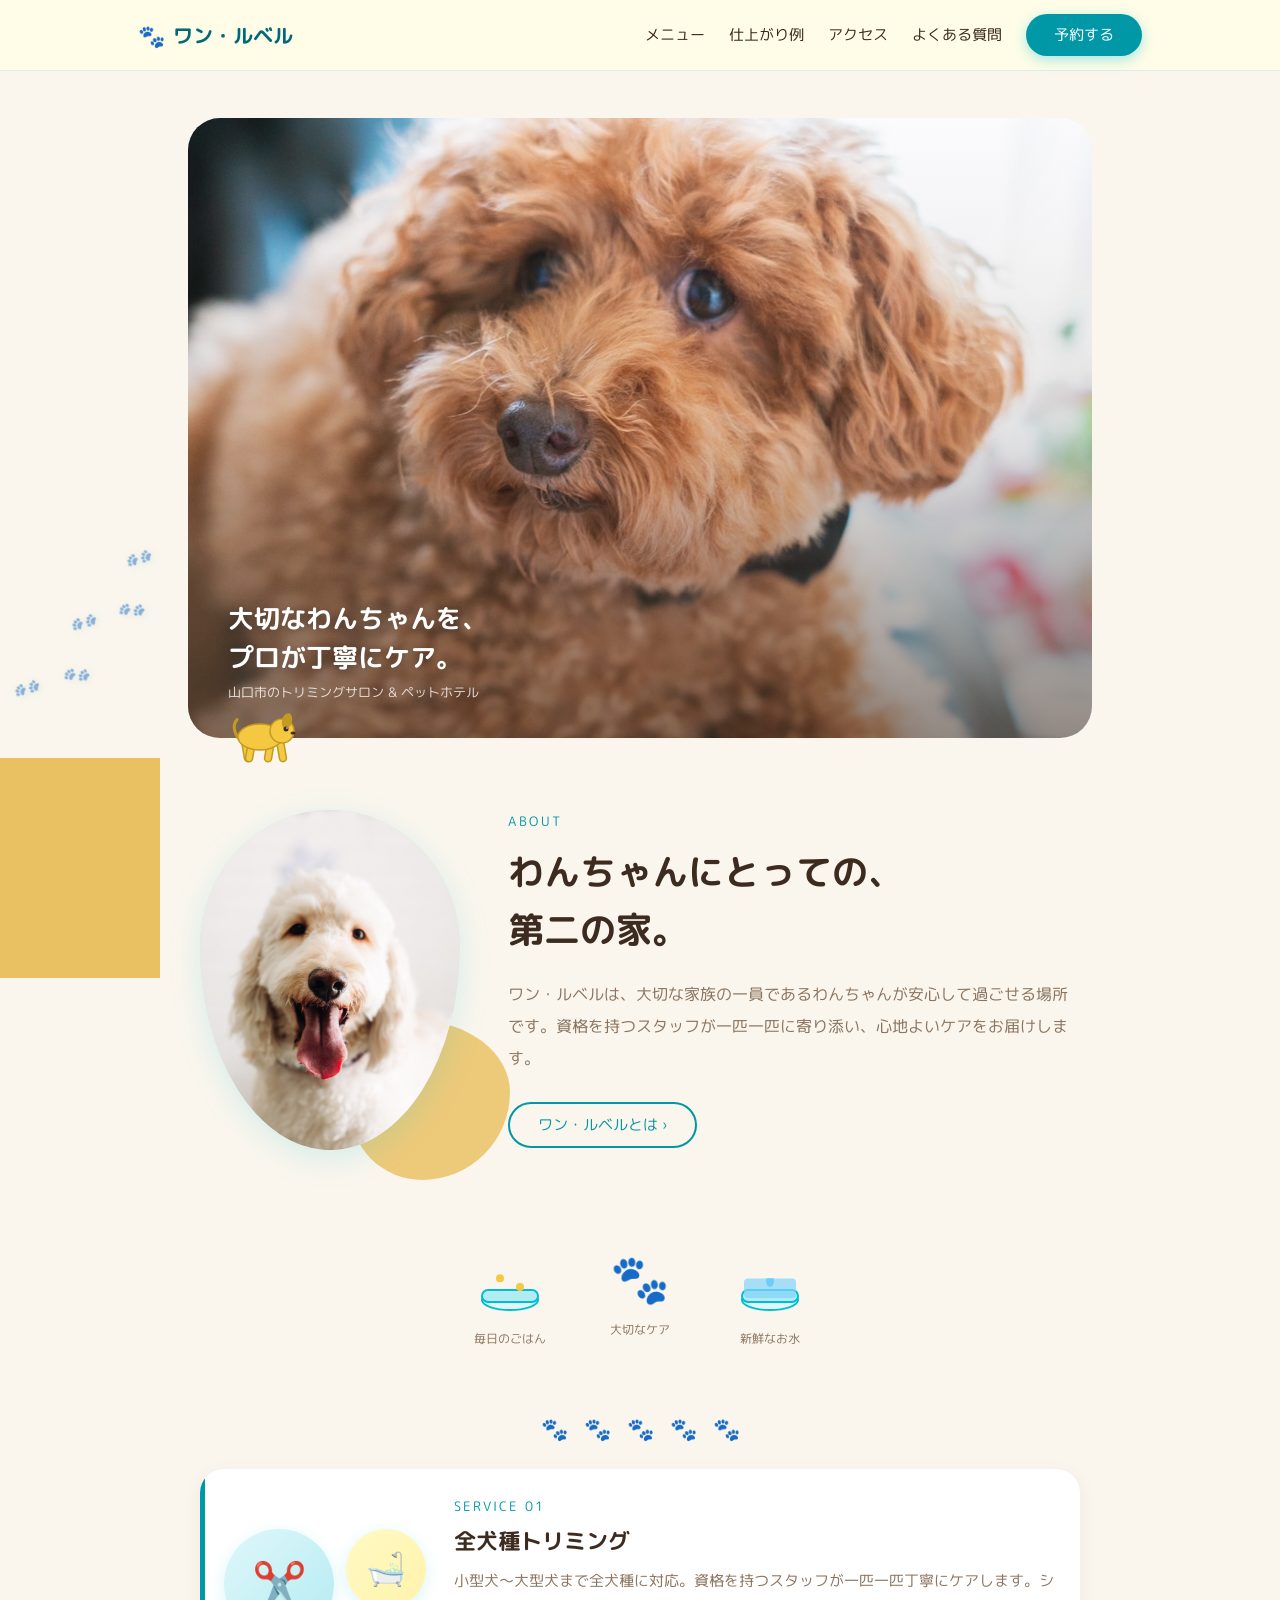
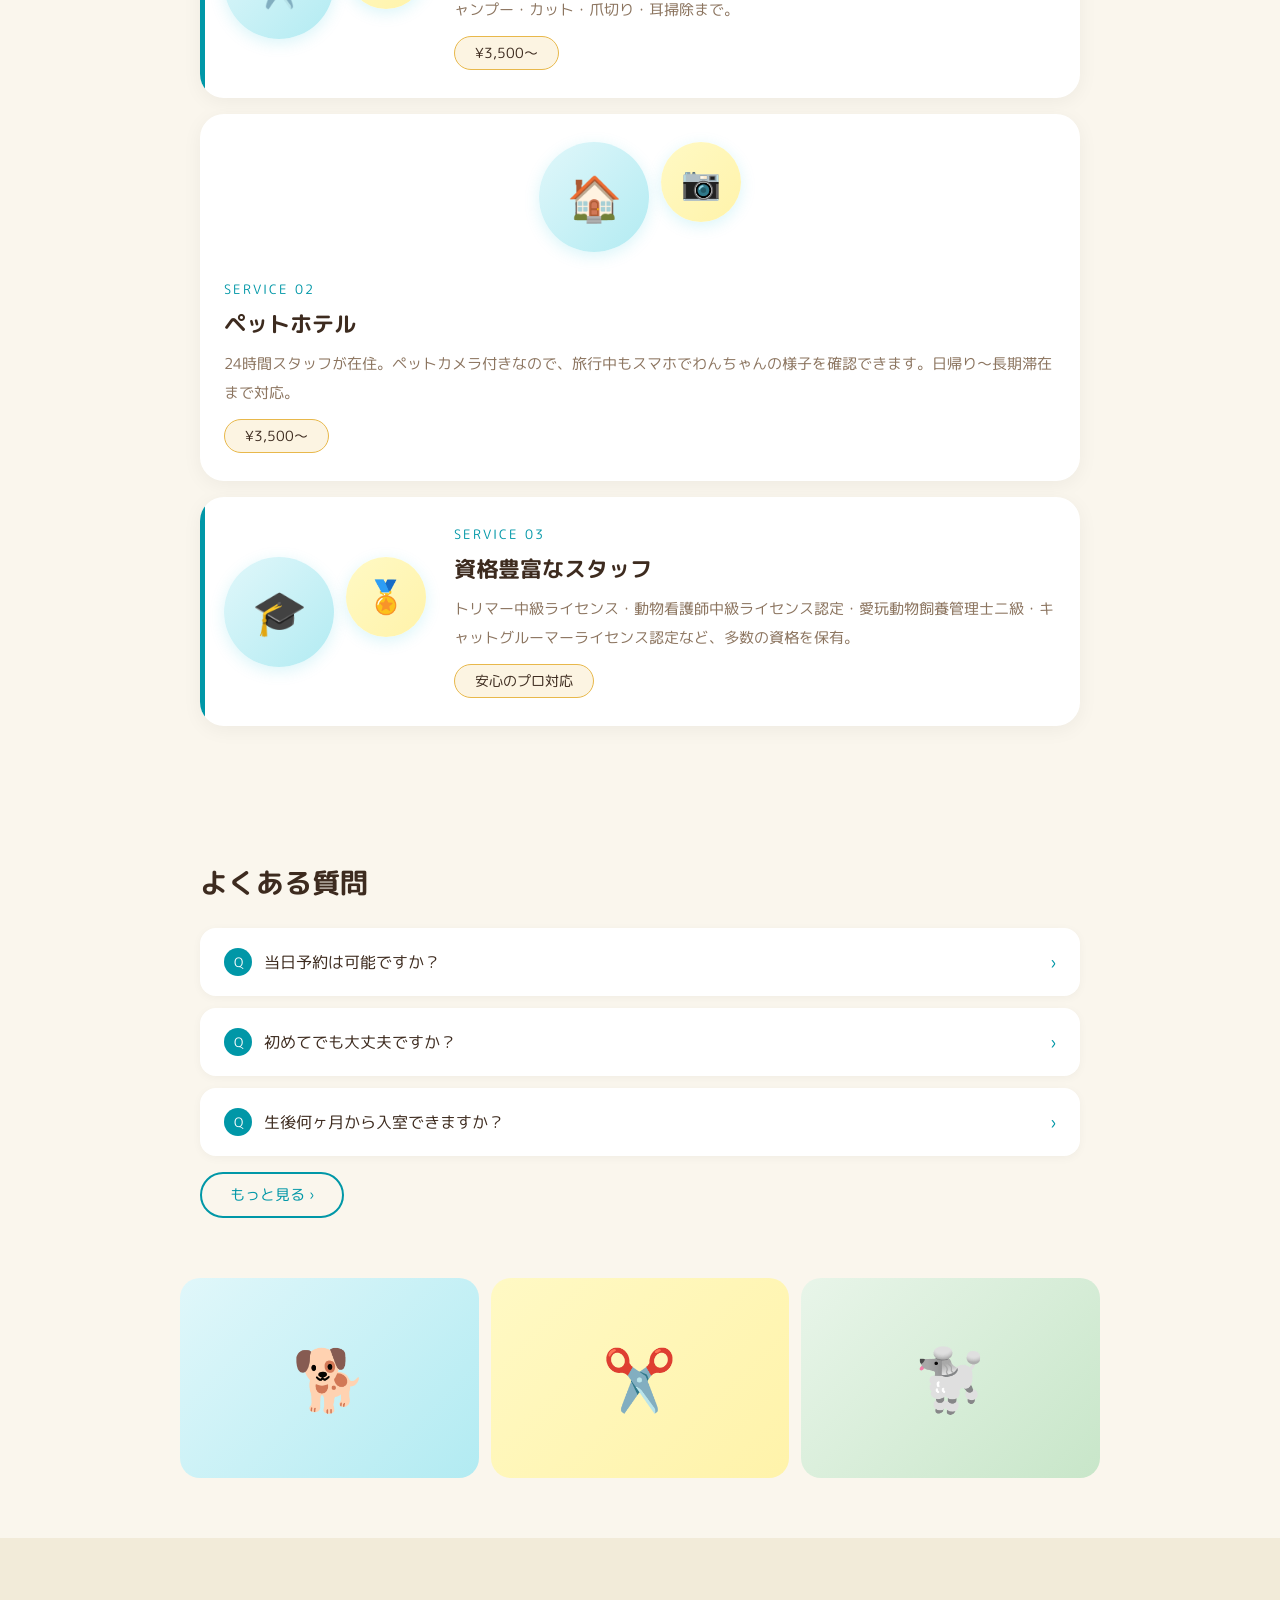
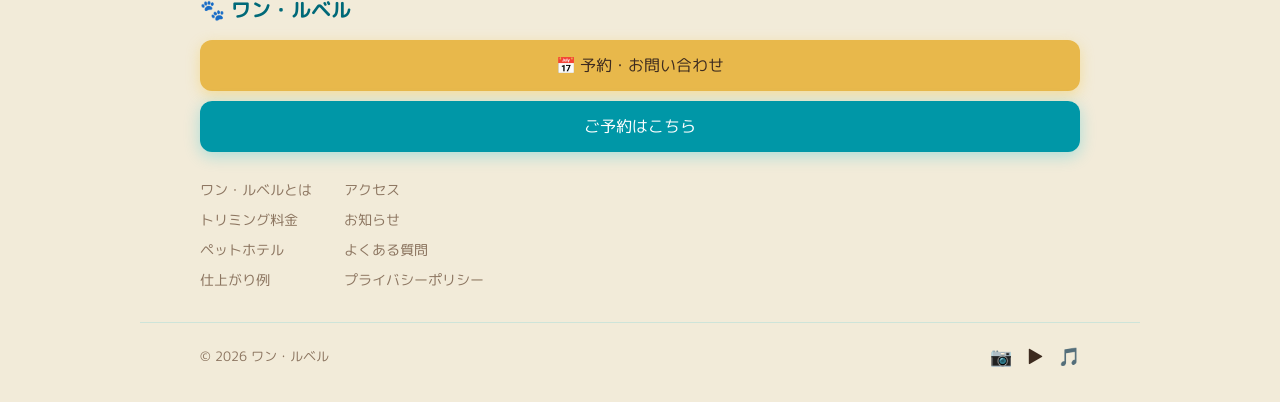
<file: docs/design-mock.html>
<!DOCTYPE html>
<html lang="ja">
<head>
  <meta charset="UTF-8">
  <meta name="viewport" content="width=device-width, initial-scale=1.0">
  <title>パターンB モック（Aカラー × Paw Parkレイアウト）</title>
  <link href="https://fonts.googleapis.com/css2?family=M+PLUS+Rounded+1c:wght@400;500;700;800&display=swap" rel="stylesheet">
  <style>
    :root {
      /* 60% ベース：温かみのあるクリーム */
      --cream: #FAF6ED;
      --cream-deep: #F2EBD9;
      /* 30% サブ：深みのあるゴールドイエロー */
      --mustard: #E8B84B;
      --mustard-light: rgba(232,184,75,0.16);
      /* 10% アクセント：落ち着いたティール */
      --teal: #0097A7;
      --teal-dark: #006978;
      --teal-light: #E0F4F6;
      /* テキスト */
      --text: #3D2B1F;
      --text-light: #8C7560;
      --white: #ffffff;
    }
    * { margin: 0; padding: 0; box-sizing: border-box; }
    body {
      font-family: 'M PLUS Rounded 1c', sans-serif;
      font-size: 16px;
      background: var(--cream);
      color: var(--text);
      overflow-x: hidden;
    }
    .wrap {
      max-width: 1000px;
      margin: 0 auto;
      padding: 0 60px;
    }
    @media (max-width: 768px) {
      .wrap { padding: 0 16px; }
    }

    /* =====================
       アニメーション定義
    ===================== */

    /* 犬が歩く */
    @keyframes dogBody {
      0%, 100% { transform: translateY(0px) rotate(0deg); }
      25%       { transform: translateY(-4px) rotate(1deg); }
      75%       { transform: translateY(-2px) rotate(-1deg); }
    }
    @keyframes leg {
      0%, 100% { transform: rotate(20deg); }
      50%       { transform: rotate(-20deg); }
    }
    @keyframes legBack {
      0%, 100% { transform: rotate(-20deg); }
      50%       { transform: rotate(20deg); }
    }
    @keyframes tailWag {
      0%, 100% { transform: rotate(20deg); }
      50%       { transform: rotate(-20deg); }
    }

    /* エサが溜まる */
    @keyframes fillBowl {
      0%   { height: 0; opacity: 0; }
      20%  { opacity: 1; }
      100% { height: 28px; opacity: 1; }
    }
    @keyframes kibbleFall {
      0%   { transform: translateY(-20px) rotate(0deg); opacity: 0; }
      20%  { opacity: 1; }
      100% { transform: translateY(0) rotate(180deg); opacity: 1; }
    }
    @keyframes bowlBounce {
      0%, 100% { transform: scale(1); }
      50%       { transform: scale(1.04); }
    }

    /* 肉球がふわっと出る */
    @keyframes pawAppear {
      0%   { transform: scale(0) rotate(-30deg); opacity: 0; }
      60%  { transform: scale(1.2) rotate(5deg); opacity: 1; }
      100% { transform: scale(1) rotate(0deg); opacity: 1; }
    }

    /* フワフワ浮く */
    @keyframes float {
      0%, 100% { transform: translateY(0px); }
      50%       { transform: translateY(-8px); }
    }

    /* blobぐにゃり */
    @keyframes blobMorph {
      0%   { border-radius: 60% 40% 70% 30% / 50% 60% 40% 50%; }
      33%  { border-radius: 40% 60% 30% 70% / 60% 30% 70% 40%; }
      66%  { border-radius: 70% 30% 50% 50% / 40% 60% 40% 60%; }
      100% { border-radius: 60% 40% 70% 30% / 50% 60% 40% 50%; }
    }

    /* フェードイン */
    @keyframes fadeInUp {
      from { opacity: 0; transform: translateY(24px); }
      to   { opacity: 1; transform: translateY(0); }
    }

    /* =====================
       ヘッダー
    ===================== */
    .header {
      position: sticky; top: 0; z-index: 100;
      background: rgba(255,253,231,0.92);
      backdrop-filter: blur(10px);
      box-shadow: 0 1px 0 rgba(0,188,212,0.12);
    }
    .header-inner {
      max-width: 1100px; margin: 0 auto;
      padding: 14px 48px;
      display: flex; align-items: center; gap: 32px;
    }
    .logo {
      font-size: 20px; font-weight: 600;
      color: var(--teal-dark);
      display: flex; align-items: center; gap: 8px;
    }
    .logo-paw { font-size: 22px; animation: float 3s ease-in-out infinite; display: inline-block; }
    .nav { display: flex; gap: 24px; margin-left: auto; align-items: center; }
    .nav a { font-size: 15px; color: var(--text); text-decoration: none; }

    /* ハンバーガー */
    .hamburger {
      display: none; margin-left: auto;
      background: none; border: none;
      cursor: pointer; padding: 8px;
      flex-direction: column; gap: 5px;
      z-index: 200;
    }
    .hamburger span {
      display: block; width: 24px; height: 2px;
      background: var(--teal-dark); border-radius: 2px;
      transition: all 0.35s ease;
      transform-origin: center;
    }
    .hamburger.open span:nth-child(1) { transform: translateY(7px) rotate(45deg); }
    .hamburger.open span:nth-child(2) { opacity: 0; transform: scaleX(0); }
    .hamburger.open span:nth-child(3) { transform: translateY(-7px) rotate(-45deg); }

    /* ドロワー */
    .drawer {
      position: fixed; top: 0; left: -100%;
      width: 75%; max-width: 300px; height: 100vh;
      background: white;
      box-shadow: 4px 0 24px rgba(61,43,31,0.12);
      z-index: 150; padding: 80px 32px 32px;
      display: flex; flex-direction: column; gap: 4px;
      transition: left 0.35s cubic-bezier(0.4,0,0.2,1);
    }
    .drawer.open { left: 0; }
    .drawer a {
      font-size: 17px; color: var(--text);
      text-decoration: none; padding: 14px 0;
      border-bottom: 1px solid var(--cream-deep);
    }
    .drawer .btn-reserve {
      margin-top: 20px; text-align: center;
      border-radius: 9999px; padding: 14px;
    }
    .drawer-overlay {
      position: fixed; inset: 0;
      background: rgba(61,43,31,0.3);
      z-index: 140; opacity: 0;
      pointer-events: none;
      transition: opacity 0.3s ease;
    }
    .drawer-overlay.open { opacity: 1; pointer-events: all; }

    @media (max-width: 768px) {
      .header-inner { padding: 14px 20px; }
      .nav { display: none; }
      .hamburger { display: flex; }
      .hero { padding: 24px 16px 0; }
      .hero-img { height: 220px; border-radius: 20px; }
      .hero-text { left: 24px; bottom: 28px; }
      .hero-text h1 { font-size: 28px; }
      .concept { flex-direction: column; padding: 48px 20px; gap: 24px; }
      .concept::before { width: 140px; height: 140px; left: -30px; }
      .concept-img-wrap { flex: unset; width: 100%; display: flex; justify-content: center; }
      .concept-circle { width: 200px; height: 260px; font-size: 64px; }
      .services { padding: 0 0 40px; }
      .service-card { flex-direction: column !important; padding: 24px 20px; }
      .service-card.reverse { flex-direction: column !important; }
      .faq { padding: 40px 20px; }
      .photo-grid { grid-template-columns: 1fr 1fr; padding: 0 16px 40px; }
      .footer { padding: 40px 20px 24px; }
      .footer-top { flex-direction: column; gap: 28px; }
      .footer-nav { flex-direction: column; gap: 20px; margin-left: 0; }
      .bowl-animation-section { gap: 28px; }
    }
    .btn-reserve {
      background: var(--teal); color: white;
      border: none; border-radius: 9999px;
      padding: 10px 28px; font-size: 15px;
      font-family: inherit; cursor: pointer;
      box-shadow: 0 4px 14px rgba(0,188,212,0.35);
      transition: transform 0.2s, box-shadow 0.2s;
    }
    .btn-reserve:hover {
      transform: translateY(-2px);
      box-shadow: 0 6px 20px rgba(0,188,212,0.45);
    }

    /* =====================
       ヒーロー
    ===================== */
    .hero {
      padding: 48px 0 0;
      position: relative;
    }
    .hero .wrap { padding-left: 48px; padding-right: 48px; }
    .hero-img {
      width: 100%; height: 620px;
      border-radius: 32px;
      position: relative; overflow: hidden;
      display: flex; align-items: flex-end;
    }
    .hero-img-inner {
      position: absolute; inset: 0;
      background: url('../assets/img/hero-dog.jpg') center/cover no-repeat;
      animation: heroZoom 12s ease-in-out infinite alternate;
    }
    @keyframes heroZoom {
      from { transform: scale(1); }
      to   { transform: scale(1.08); }
    }
    /* 写真の上に薄いオーバーレイ（テキスト読みやすく） */
    .hero-img::after {
      content: '';
      position: absolute; inset: 0;
      background: linear-gradient(
        to top,
        rgba(61,43,31,0.55) 0%,
        rgba(61,43,31,0.1) 50%,
        transparent 100%
      );
    }
    .hero-text {
      position: absolute; bottom: 36px; left: 40px;
      z-index: 2;
      animation: fadeInUp 0.8s ease both;
    }
    .hero-text h1 {
      font-size: 26px; font-weight: 700;
      color: #ffffff; line-height: 1.5;
      text-shadow: 0 2px 12px rgba(0,0,0,0.3);
    }
    .hero-text p {
      font-size: 13px; color: rgba(255,255,255,0.8);
      margin-top: 6px;
    }

    /* =====================
       犬がヒーロー底辺を歩く
    ===================== */
    .hero .wrap { position: relative; }
    .hero-dog-walk {
      position: absolute;
      bottom: -30px;
      left: 0; right: 0;
      height: 72px;
      pointer-events: none;
      z-index: 10;
      overflow: visible;
    }
    .walking-dog {
      position: absolute;
      bottom: 0;
      display: flex; align-items: flex-end;
    }
    .dog-svg { animation: dogBody 0.5s ease-in-out infinite; }

    /* =====================
       コンセプトセクション
    ===================== */
    .concept {
      padding: 72px 0;
      position: relative;
    }
    .concept-inner {
      max-width: 1000px; margin: 0 auto; padding: 0 60px;
      display: flex; flex-direction: row;
      align-items: center; gap: 48px;
    }
    @media (max-width: 768px) {
      .concept-inner {
        padding: 0 16px;
        flex-direction: column;
        align-items: center; text-align: center; gap: 28px;
      }
    }
    /* 左blob */
    .concept {
      --blob-op: 0;
    }
    .concept.in-view { --blob-op: 0.85; }
    .concept::before {
      content: '';
      position: absolute; left: -60px; top: 20px;
      width: 220px; height: 220px;
      background: var(--mustard);
      animation: blobMorph 8s ease-in-out infinite;
      z-index: 0;
      opacity: var(--blob-op);
      transition: opacity 0.7s ease;
    }
    .concept-text {
      position: relative; z-index: 1;
      animation: fadeInUp 0.7s ease 0.2s both;
    }
    .concept-eyebrow {
      font-size: 13px; color: var(--teal);
      letter-spacing: 0.2em; margin-bottom: 12px;
      text-transform: uppercase;
    }
    .concept-text h2 {
      font-size: 36px; font-weight: 700;
      line-height: 1.6; margin-bottom: 20px;
    }
    .concept-text p {
      font-size: 16px; color: var(--text-light);
      line-height: 2; margin-bottom: 28px;
    }
    .btn-outline {
      display: inline-block;
      border: 2px solid var(--teal); color: var(--teal);
      border-radius: 9999px; padding: 10px 28px;
      font-size: 15px; font-family: inherit;
      cursor: pointer; background: transparent;
      transition: all 0.2s;
    }
    .btn-outline:hover { background: var(--teal); color: white; }
    .concept-img-wrap {
      position: relative; z-index: 1;
    }
    .concept-circle {
      width: 260px; height: 340px;
      border-radius: 50% 50% 50% 50% / 40% 40% 60% 60%;
      background: linear-gradient(135deg, #B2EBF2, #E0F7FA);
      display: flex; align-items: center; justify-content: center;
      font-size: 100px; overflow: hidden;
      box-shadow: 0 8px 32px rgba(0,188,212,0.15);
      animation: float 4s ease-in-out infinite;
    }
    .concept-circle img {
      width: 100%; height: 100%;
      object-fit: cover; object-position: center 15%;
    }
    /* 右blob */
    .concept-img-wrap::after {
      content: '';
      position: absolute; right: -50px; bottom: -30px;
      width: 160px; height: 160px;
      background: var(--mustard);
      border-radius: 40% 60% 55% 45% / 55% 45% 55% 45%;
      z-index: -1; opacity: 0.7;
      animation: blobMorph 10s ease-in-out infinite reverse;
    }

    /* =====================
       エサ皿アニメーション
    ===================== */
    .bowl-animation-section {
      display: flex; justify-content: center;
      padding: 20px 0 40px;
      gap: 60px;
    }
    .bowl-item {
      display: flex; flex-direction: column;
      align-items: center; gap: 8px;
      font-size: 12px; color: var(--text-light);
    }
    .bowl-wrap {
      position: relative; width: 80px; height: 80px;
    }
    .bowl-svg { animation: bowlBounce 2s ease-in-out infinite; }
    .kibble {
      position: absolute;
      animation: kibbleFall 1.5s ease-in-out infinite;
    }
    .kibble:nth-child(2) { animation-delay: 0.3s; left: 30px; top: 0; }
    .kibble:nth-child(3) { animation-delay: 0.6s; left: 45px; top: 0; }
    .kibble:nth-child(4) { animation-delay: 0.9s; left: 20px; top: 0; }

    /* =====================
       サービスカード（横並び左右交互）
    ===================== */
    .services { padding: 0 0 60px; }
    .service-card {
      display: flex; flex-direction: row; gap: 28px;
      align-items: center;
      background: white;
      border-radius: 24px;
      padding: 28px 24px;
      margin-bottom: 16px;
      box-shadow: 0 4px 20px rgba(0,0,0,0.05);
      position: relative;
      overflow: hidden;
      transition: transform 0.3s, box-shadow 0.3s;
    }
    .service-card:hover {
      transform: translateY(-4px);
      box-shadow: 0 12px 32px rgba(0,188,212,0.12);
    }
    .service-card::before {
      content: '';
      position: absolute; left: 0; top: 0; bottom: 0;
      width: 5px; border-radius: 0 4px 4px 0;
      background: var(--teal);
    }
    .service-card.reverse { flex-direction: column; }

    .service-imgs {
      display: flex; gap: 12px; flex-shrink: 0;
    }
    .service-img-circle {
      width: 110px; height: 110px; border-radius: 50%;
      background: linear-gradient(135deg, #E0F7FA, #B2EBF2);
      display: flex; align-items: center; justify-content: center;
      font-size: 44px; flex-shrink: 0;
      box-shadow: 0 4px 16px rgba(0,188,212,0.15);
    }
    .service-img-circle.small {
      width: 80px; height: 80px; font-size: 32px;
      background: linear-gradient(135deg, #FFF9C4, #FFF3AA);
    }
    .service-body { flex: 1; }
    .service-tag {
      font-size: 13px; color: var(--teal);
      letter-spacing: 0.15em; margin-bottom: 8px;
    }
    .service-body h3 {
      font-size: 22px; font-weight: 700;
      margin-bottom: 10px; color: var(--text);
    }
    .service-body p {
      font-size: 15px; color: var(--text-light);
      line-height: 1.9;
    }
    .service-body .price {
      display: inline-block;
      background: var(--mustard-light);
      color: var(--text);
      border-radius: 9999px;
      padding: 6px 20px; font-size: 14px;
      margin-top: 12px;
      border: 1.5px solid var(--mustard);
    }
    /* 右側blob装飾 */
    .blob-right {
      position: relative;
      --blob-op: 0;
    }
    .blob-right.in-view { --blob-op: 0.8; }
    .blob-right::after {
      content: '';
      position: absolute; right: -80px; top: 50%;
      transform: translateY(-50%);
      width: 200px; height: 200px;
      background: var(--mustard);
      border-radius: 60% 40% 70% 30% / 50% 60% 40% 50%;
      z-index: -1;
      opacity: var(--blob-op);
      transition: opacity 0.7s ease;
      animation: blobMorph 9s ease-in-out infinite;
    }
    .blob-left {
      position: relative;
      --blob-op: 0;
    }
    .blob-left.in-view { --blob-op: 0.7; }
    .blob-left::before {
      content: '';
      position: absolute; left: -80px; top: 50%;
      transform: translateY(-50%);
      width: 180px; height: 180px;
      background: var(--mustard);
      border-radius: 40% 60% 30% 70% / 60% 40% 60% 40%;
      z-index: -1;
      opacity: var(--blob-op);
      transition: opacity 0.7s ease;
      animation: blobMorph 11s ease-in-out infinite reverse;
    }

    /* =====================
       肉球アニメーション区切り
    ===================== */
    .paw-divider {
      display: flex; justify-content: center;
      gap: 16px; padding: 24px 0;
    }
    .paw-icon {
      font-size: 22px; opacity: 0;
      animation: pawAppear 0.4s ease-out forwards;
    }
    .paw-icon:nth-child(1) { animation-delay: 0.0s; }
    .paw-icon:nth-child(2) { animation-delay: 0.15s; }
    .paw-icon:nth-child(3) { animation-delay: 0.30s; }
    .paw-icon:nth-child(4) { animation-delay: 0.45s; }
    .paw-icon:nth-child(5) { animation-delay: 0.60s; }

    /* =====================
       FAQ
    ===================== */
    .faq { padding: 60px 40px; }
    .faq-title {
      font-size: 28px; font-weight: 700;
      margin-bottom: 24px; color: var(--text);
    }
    .faq-item {
      background: white; border-radius: 16px;
      padding: 20px 24px;
      margin-bottom: 12px;
      cursor: pointer;
      display: flex; align-items: center;
      justify-content: space-between;
      box-shadow: 0 2px 10px rgba(0,0,0,0.04);
      transition: box-shadow 0.2s;
    }
    .faq-item:hover { box-shadow: 0 4px 16px rgba(0,188,212,0.1); }
    .faq-q { font-size: 16px; display: flex; align-items: center; gap: 12px; }
    .faq-q-mark {
      width: 28px; height: 28px;
      background: var(--teal); color: white;
      border-radius: 50%; display: flex;
      align-items: center; justify-content: center;
      font-size: 13px; flex-shrink: 0;
    }
    .faq-arrow { color: var(--teal); font-size: 18px; }
    .faq-more {
      margin-top: 16px;
    }

    /* =====================
       フォトグリッド
    ===================== */
    .photo-grid {
      display: grid;
      grid-template-columns: 1fr 1fr 1fr;
      gap: 12px;
      padding: 0 40px 60px;
    }
    .photo-cell {
      height: 200px;
      border-radius: 20px;
      display: flex; align-items: center; justify-content: center;
      font-size: 60px; overflow: hidden;
    }
    .photo-cell:nth-child(1) { background: linear-gradient(135deg, #E0F7FA, #B2EBF2); }
    .photo-cell:nth-child(2) { background: linear-gradient(135deg, #FFF9C4, #FFF3AA); }
    .photo-cell:nth-child(3) { background: linear-gradient(135deg, #E8F5E9, #C8E6C9); }

    /* =====================
       フッター
    ===================== */
    .footer {
      background: var(--cream-deep);
      padding: 56px 40px 32px;
    }
    .footer-top {
      display: flex; flex-direction: column; gap: 28px;
      margin-bottom: 32px;
    }
    .footer-logo {
      font-size: 20px; font-weight: 700;
      color: var(--teal-dark);
      display: flex; align-items: center; gap: 8px;
      flex-shrink: 0;
    }
    .footer-reserve {
      display: flex; flex-direction: column; gap: 10px;
    }
    .btn-reserve-lg {
      background: var(--teal); color: white;
      border: none; border-radius: 12px;
      padding: 14px 32px; font-size: 16px;
      font-family: inherit; cursor: pointer;
      box-shadow: 0 4px 16px rgba(0,188,212,0.3);
    }
    .footer-nav {
      display: flex; gap: 32px;
    }
    .footer-nav-col { display: flex; flex-direction: column; gap: 10px; }
    .footer-nav a { font-size: 14px; color: var(--text-light); text-decoration: none; }
    .footer-bottom {
      border-top: 1px solid rgba(0,188,212,0.15);
      padding-top: 20px;
      display: flex; justify-content: space-between;
      align-items: center;
    }
    .footer-copy { font-size: 13px; color: var(--text-light); }
    .social-icons { display: flex; gap: 14px; font-size: 18px; }
  </style>
</head>
<body>

<!-- ドロワーオーバーレイ -->
<div class="drawer-overlay" id="drawerOverlay"></div>

<!-- ドロワーメニュー -->
<div class="drawer" id="drawer">
  <a href="#">メニュー・料金</a>
  <a href="#">仕上がり例</a>
  <a href="#">アクセス</a>
  <a href="#">よくある質問</a>
  <button class="btn-reserve">予約する</button>
</div>

<!-- ヘッダー -->
<header class="header">
  <div class="header-inner">
    <div class="logo">
      <span class="logo-paw">🐾</span> ワン・ルベル
    </div>
    <nav class="nav">
      <a href="#">メニュー</a>
      <a href="#">仕上がり例</a>
      <a href="#">アクセス</a>
      <a href="#">よくある質問</a>
      <button class="btn-reserve">予約する</button>
    </nav>
    <button class="hamburger" id="hamburger" aria-label="メニュー">
      <span></span><span></span><span></span>
    </button>
  </div>
</header>

<!-- ヒーロー -->
<section class="hero">
  <div class="wrap">
  <div class="hero-img">
    <div class="hero-img-inner"></div>
    <div class="hero-text">
      <h1>大切なわんちゃんを、<br>プロが丁寧にケア。</h1>
      <p>山口市のトリミングサロン & ペットホテル</p>
    </div>
  </div>
  <div class="hero-dog-walk">
    <div class="walking-dog" id="walkingDog">
      <svg class="dog-svg" width="82" height="58" viewBox="0 0 82 58">
        <!-- しっぽ（体の後ろ側なので最初に描く） -->
        <path d="M16 28 Q7 18 12 10" stroke="#C49A22" stroke-width="3" stroke-linecap="round" fill="none">
          <animateTransform attributeName="transform" type="rotate" values="0 16 28;13 16 28;-8 16 28;0 16 28" dur="0.6s" repeatCount="indefinite"/>
        </path>
        <!-- 脚（体の下に描くことで付け根が体に隠れる） -->
        <!-- 後脚A -->
        <rect x="19" y="28" width="7" height="24" rx="3.5" fill="#F5C842" stroke="#C49A22" stroke-width="1.5">
          <animateTransform attributeName="transform" type="rotate" values="-16 22 28;16 22 28;-16 22 28" dur="0.5s" repeatCount="indefinite"/>
        </rect>
        <!-- 後脚B -->
        <rect x="27" y="28" width="7" height="24" rx="3.5" fill="#F5C842" stroke="#C49A22" stroke-width="1.5">
          <animateTransform attributeName="transform" type="rotate" values="16 30 28;-16 30 28;16 30 28" dur="0.5s" repeatCount="indefinite"/>
        </rect>
        <!-- 前脚A -->
        <rect x="46" y="28" width="7" height="24" rx="3.5" fill="#F5C842" stroke="#C49A22" stroke-width="1.5">
          <animateTransform attributeName="transform" type="rotate" values="16 49 28;-16 49 28;16 49 28" dur="0.5s" repeatCount="indefinite"/>
        </rect>
        <!-- 前脚B -->
        <rect x="54" y="28" width="7" height="24" rx="3.5" fill="#F5C842" stroke="#C49A22" stroke-width="1.5">
          <animateTransform attributeName="transform" type="rotate" values="-16 57 28;16 57 28;-16 57 28" dur="0.5s" repeatCount="indefinite"/>
        </rect>
        <!-- 体（脚の付け根を覆う・後から描くので前面に） -->
        <ellipse cx="38" cy="27" rx="22" ry="13" fill="#F5C842" stroke="#C49A22" stroke-width="1.5"/>
        <!-- 頭 -->
        <circle cx="60" cy="21" r="12" fill="#F5C842" stroke="#C49A22" stroke-width="1.5"/>
        <!-- 耳 -->
        <ellipse cx="65" cy="11" rx="5" ry="8" fill="#C49A22" transform="rotate(15 65 11)"/>
        <!-- 目 -->
        <circle cx="64" cy="19" r="2.5" fill="#3D2B1F"/>
        <circle cx="65" cy="18" r="0.8" fill="white"/>
        <!-- 鼻 -->
        <ellipse cx="71" cy="23" rx="2.5" ry="1.5" fill="#3D2B1F"/>
      </svg>
    </div>
  </div>
  </div>
</section>

<!-- コンセプト -->
<section class="concept">
  <div class="concept-inner">
    <div class="concept-img-wrap">
      <div class="concept-circle"><img src="../assets/img/dog-fluffy.jpg" alt="かわいいわんちゃん"></div>
    </div>
    <div class="concept-text">
      <div class="concept-eyebrow">About</div>
      <h2>わんちゃんにとっての、<br>第二の家。</h2>
      <p>ワン・ルベルは、大切な家族の一員であるわんちゃんが安心して過ごせる場所です。資格を持つスタッフが一匹一匹に寄り添い、心地よいケアをお届けします。</p>
      <button class="btn-outline">ワン・ルベルとは ›</button>
    </div>
  </div>
</section>

<!-- エサ皿アニメーション -->
<div class="bowl-animation-section">
  <div class="bowl-item">
    <!-- 皿1 -->
    <div class="bowl-wrap">
      <svg class="bowl-svg" width="80" height="80" viewBox="0 0 80 80">
        <!-- 皿 -->
        <ellipse cx="40" cy="58" rx="28" ry="10" fill="#E0F7FA" stroke="#00BCD4" stroke-width="2"/>
        <rect x="12" y="48" width="56" height="12" rx="6" fill="#B2EBF2" stroke="#00BCD4" stroke-width="2"/>
        <!-- エサが溜まるクリップ -->
        <clipPath id="bowlClip">
          <rect x="16" y="32" width="48" height="30"/>
        </clipPath>
        <!-- エサ粒 -->
        <g clip-path="url(#bowlClip)">
          <circle cx="30" cy="46" r="4" fill="#F5C842" opacity="0">
            <animate attributeName="cy" values="20;46" dur="1.2s" repeatCount="indefinite" begin="0s"/>
            <animate attributeName="opacity" values="0;1;1" dur="1.2s" repeatCount="indefinite" begin="0s"/>
          </circle>
          <circle cx="40" cy="46" r="4" fill="#FFB74D" opacity="0">
            <animate attributeName="cy" values="20;46" dur="1.2s" repeatCount="indefinite" begin="0.4s"/>
            <animate attributeName="opacity" values="0;1;1" dur="1.2s" repeatCount="indefinite" begin="0.4s"/>
          </circle>
          <circle cx="50" cy="46" r="4" fill="#F5C842" opacity="0">
            <animate attributeName="cy" values="20;46" dur="1.2s" repeatCount="indefinite" begin="0.8s"/>
            <animate attributeName="opacity" values="0;1;1" dur="1.2s" repeatCount="indefinite" begin="0.8s"/>
          </circle>
        </g>
      </svg>
    </div>
    <span>毎日のごはん</span>
  </div>

  <div class="bowl-item">
    <!-- ハート -->
    <div style="font-size: 48px; animation: float 2s ease-in-out infinite; animation-delay: 0.3s;">🐾</div>
    <span>大切なケア</span>
  </div>

  <div class="bowl-item">
    <!-- 水皿 -->
    <div class="bowl-wrap">
      <svg class="bowl-svg" width="80" height="80" viewBox="0 0 80 80">
        <ellipse cx="40" cy="58" rx="28" ry="10" fill="#E0F7FA" stroke="#00BCD4" stroke-width="2"/>
        <rect x="12" y="48" width="56" height="12" rx="6" fill="#B2EBF2" stroke="#00BCD4" stroke-width="2"/>
        <!-- 水が溜まる -->
        <clipPath id="waterClip">
          <rect x="14" y="36" width="52" height="20"/>
        </clipPath>
        <g clip-path="url(#waterClip)">
          <rect x="14" y="36" width="52" rx="4" fill="#81D4FA" opacity="0.7">
            <animate attributeName="height" values="0;20" dur="2s" repeatCount="indefinite" begin="0s"/>
            <animate attributeName="y" values="56;36" dur="2s" repeatCount="indefinite" begin="0s"/>
          </rect>
          <!-- 水滴 -->
          <ellipse cx="40" cy="20" rx="4" ry="6" fill="#29B6F6" opacity="0">
            <animate attributeName="cy" values="10;50" dur="2s" repeatCount="indefinite" begin="0.5s"/>
            <animate attributeName="opacity" values="0;0.8;0" dur="2s" repeatCount="indefinite" begin="0.5s"/>
          </ellipse>
        </g>
      </svg>
    </div>
    <span>新鮮なお水</span>
  </div>
</div>

<!-- paw区切り -->
<div class="paw-divider">
  <span class="paw-icon">🐾</span>
  <span class="paw-icon">🐾</span>
  <span class="paw-icon">🐾</span>
  <span class="paw-icon">🐾</span>
  <span class="paw-icon">🐾</span>
</div>

<!-- サービスカード -->
<section class="services">
  <div class="wrap">
  <!-- カード1 -->
  <div class="service-card blob-right">
    <div class="service-imgs">
      <div class="service-img-circle">✂️</div>
      <div class="service-img-circle small">🛁</div>
    </div>
    <div class="service-body">
      <div class="service-tag">SERVICE 01</div>
      <h3>全犬種トリミング</h3>
      <p>小型犬〜大型犬まで全犬種に対応。資格を持つスタッフが一匹一匹丁寧にケアします。シャンプー・カット・爪切り・耳掃除まで。</p>
      <span class="price">¥3,500〜</span>
    </div>
  </div>

  <!-- カード2（逆） -->
  <div class="service-card reverse blob-left">
    <div class="service-imgs">
      <div class="service-img-circle">🏠</div>
      <div class="service-img-circle small">📷</div>
    </div>
    <div class="service-body">
      <div class="service-tag">SERVICE 02</div>
      <h3>ペットホテル</h3>
      <p>24時間スタッフが在住。ペットカメラ付きなので、旅行中もスマホでわんちゃんの様子を確認できます。日帰り〜長期滞在まで対応。</p>
      <span class="price">¥3,500〜</span>
    </div>
  </div>

  <!-- カード3 -->
  <div class="service-card blob-right">
    <div class="service-imgs">
      <div class="service-img-circle">🎓</div>
      <div class="service-img-circle small">🏅</div>
    </div>
    <div class="service-body">
      <div class="service-tag">SERVICE 03</div>
      <h3>資格豊富なスタッフ</h3>
      <p>トリマー中級ライセンス・動物看護師中級ライセンス認定・愛玩動物飼養管理士二級・キャットグルーマーライセンス認定など、多数の資格を保有。</p>
      <span class="price">安心のプロ対応</span>
    </div>
  </div>
  </div><!-- /wrap -->
</section>

<!-- FAQ -->
<section class="faq">
  <div class="wrap">
  <div class="faq-title">よくある質問</div>
  <div class="faq-item">
    <div class="faq-q">
      <span class="faq-q-mark">Q</span>
      当日予約は可能ですか？
    </div>
    <span class="faq-arrow">›</span>
  </div>
  <div class="faq-item">
    <div class="faq-q">
      <span class="faq-q-mark">Q</span>
      初めてでも大丈夫ですか？
    </div>
    <span class="faq-arrow">›</span>
  </div>
  <div class="faq-item">
    <div class="faq-q">
      <span class="faq-q-mark">Q</span>
      生後何ヶ月から入室できますか？
    </div>
    <span class="faq-arrow">›</span>
  </div>
  <div class="faq-more">
    <button class="btn-outline">もっと見る ›</button>
  </div>
  </div><!-- /wrap -->
</section>

<!-- フォトグリッド -->
<div class="photo-grid wrap">
  <div class="photo-cell">🐕</div>
  <div class="photo-cell">✂️</div>
  <div class="photo-cell">🐩</div>
</div>

<!-- フッター -->
<footer class="footer">
  <div class="wrap footer-top">
    <div>
      <div class="footer-logo">🐾 ワン・ルベル</div>
      <div style="margin-top: 16px;" class="footer-reserve">
        <button class="btn-reserve-lg" style="background: var(--mustard); color: var(--text); box-shadow: 0 4px 14px rgba(245,200,66,0.4);">
          📅 予約・お問い合わせ
        </button>
        <button class="btn-reserve-lg">
          ご予約はこちら
        </button>
      </div>
    </div>
    <div class="footer-nav">
      <div class="footer-nav-col">
        <a href="#">ワン・ルベルとは</a>
        <a href="#">トリミング料金</a>
        <a href="#">ペットホテル</a>
        <a href="#">仕上がり例</a>
      </div>
      <div class="footer-nav-col">
        <a href="#">アクセス</a>
        <a href="#">お知らせ</a>
        <a href="#">よくある質問</a>
        <a href="#">プライバシーポリシー</a>
      </div>
    </div>
  </div>
  <div class="wrap footer-bottom">
    <div class="footer-copy">© 2026 ワン・ルベル</div>
    <div class="social-icons">
      <span>📷</span>
      <span>▶️</span>
      <span>🎵</span>
    </div>
  </div>
</footer>

<script>
  // ハンバーガーメニュー
  const hamburger = document.getElementById('hamburger');
  const drawer = document.getElementById('drawer');
  const overlay = document.getElementById('drawerOverlay');
  function toggleDrawer(open) {
    hamburger.classList.toggle('open', open);
    drawer.classList.toggle('open', open);
    overlay.classList.toggle('open', open);
  }
  hamburger.addEventListener('click', () => toggleDrawer(!drawer.classList.contains('open')));
  overlay.addEventListener('click', () => toggleDrawer(false));
  drawer.querySelectorAll('a, button').forEach(el => el.addEventListener('click', () => toggleDrawer(false)));

  // paw-dividerを繰り返しアニメーション
  setInterval(() => {
    document.querySelectorAll('.paw-icon').forEach((el, i) => {
      el.style.opacity = '0';
      el.style.animation = 'none';
      setTimeout(() => {
        el.style.animation = `pawAppear 0.4s ease-out ${i * 0.15}s forwards`;
      }, 100);
    });
  }, 3000);

  // スクロール連動：blob・カードのフェードイン/アウト
  const scrollTargets = document.querySelectorAll(
    '.blob-right, .blob-left, .concept, .service-card, .faq-item, .bowl-animation-section, .concept-text, .concept-img-wrap'
  );

  // カード・テキストには透明→表示のフェードも追加
  document.querySelectorAll('.service-card, .faq-item, .concept-text, .bowl-animation-section').forEach(el => {
    el.style.opacity = '0';
    el.style.transform = 'translateY(20px)';
    el.style.transition = 'opacity 0.6s ease, transform 0.6s ease';
  });
  document.querySelectorAll('.concept-img-wrap').forEach(el => {
    el.style.opacity = '0';
    el.style.transition = 'opacity 0.6s ease 0.15s';
  });

  const observer = new IntersectionObserver((entries) => {
    entries.forEach(entry => {
      if (entry.isIntersecting) {
        entry.target.classList.add('in-view');
        entry.target.style.opacity = '1';
        entry.target.style.transform = 'translateY(0)';
      } else {
        entry.target.classList.remove('in-view');
        // blobだけ消す（カードは消さない）
        if (entry.target.classList.contains('blob-right') ||
            entry.target.classList.contains('blob-left') ||
            entry.target.classList.contains('concept')) {
          // blob opacity はCSS変数が制御するのでclassRemoveだけでOK
        }
      }
    });
  }, { threshold: 0.15 });

  scrollTargets.forEach(el => observer.observe(el));

  // 足跡がポンポンポンと画面上を流れる
  const pawContainer = document.createElement('div');
  pawContainer.style.cssText = 'position:fixed;top:0;left:0;width:100%;height:100%;pointer-events:none;z-index:9999;overflow:hidden;';
  document.body.appendChild(pawContainer);

  function spawnPawTrail() {
    // 斜め方向：左下→右上、または右下→左上の4パターン
    const patterns = [
      { dx: 32, dy: -28, startX: -60,                   startY: window.innerHeight * 0.6 + Math.random() * 200, baseAngle: -40 },
      { dx: 28, dy: -32, startX: -60,                   startY: window.innerHeight * 0.8 + Math.random() * 100, baseAngle: -50 },
      { dx: -32, dy: -28, startX: window.innerWidth + 60, startY: window.innerHeight * 0.6 + Math.random() * 200, baseAngle: 220 },
      { dx: -28, dy: -32, startX: window.innerWidth + 60, startY: window.innerHeight * 0.8 + Math.random() * 100, baseAngle: 230 },
    ];
    const p = patterns[Math.floor(Math.random() * patterns.length)];
    const count = 5 + Math.floor(Math.random() * 4);
    const wobble = () => (Math.random() - 0.5) * 14;

    for (let i = 0; i < count; i++) {
      setTimeout(() => {
        const paw = document.createElement('div');
        // 左右交互にわずかにずらして足跡らしく
        const sideOffset = (i % 2 === 0 ? 1 : -1) * 14;
        const perpX = -p.dy / Math.hypot(p.dx, p.dy) * sideOffset;
        const perpY =  p.dx / Math.hypot(p.dx, p.dy) * sideOffset;
        const x = p.startX + p.dx * i + perpX + wobble() * 0.3;
        const y = p.startY + p.dy * i + perpY + wobble() * 0.3;
        const rotate = p.baseAngle + (i % 2 === 0 ? 10 : -10);

        paw.style.cssText = `
          position:fixed;
          left:${x}px;
          top:${y}px;
          font-size:20px;
          transform:rotate(${rotate}deg) scale(0);
          transition:transform 0.22s cubic-bezier(0.34,1.56,0.64,1);
          opacity:0.5;
          filter:drop-shadow(0 2px 4px rgba(0,151,167,0.25));
        `;
        paw.textContent = '🐾';
        pawContainer.appendChild(paw);

        requestAnimationFrame(() => {
          requestAnimationFrame(() => {
            paw.style.transform = `rotate(${rotate}deg) scale(1)`;
          });
        });

        setTimeout(() => {
          paw.style.transition = 'opacity 0.7s ease';
          paw.style.opacity = '0';
          setTimeout(() => paw.remove(), 800);
        }, 1000 + i * 80);

      }, i * 170);
    }
  }

  // 最初は少し待って開始、その後10秒間隔で繰り返し
  setTimeout(spawnPawTrail, 1500);
  setInterval(spawnPawTrail, 10000);

  // 犬がヒーロー画像の底辺を左右に歩く
  (function() {
    const dog = document.getElementById('walkingDog');
    const heroImg = document.querySelector('.hero-img');
    let x = -80;
    let dir = 1; // 1=右向き, -1=左向き
    const speed = 1.5;

    function tick() {
      const maxX = heroImg.offsetWidth;
      x += dir * speed;
      // scaleX(-1)で左向きに反転、transform-originを左端に固定して位置ずれ防止
      dog.style.transformOrigin = '0 100%';
      dog.style.transform = dir === 1
        ? `translateX(${x}px)`
        : `translateX(${x + 72}px) scaleX(-1)`;

      if (dir === 1 && x >= maxX + 80) { dir = -1; }
      else if (dir === -1 && x <= -80) { dir = 1; }

      requestAnimationFrame(tick);
    }
    requestAnimationFrame(tick);
  })();
</script>

</body>
</html>
</file>
<file: assets/css/style.css>
/* ============================================================
   ワン・ルベル 共通スタイルシート
   ============================================================ */

/* ── 1. デザイントークン ── */
:root {
  --cream: #FAF6ED;
  --cream-deep: #F2EBD9;
  --mustard: #E8B84B;
  --mustard-light: rgba(232,184,75,0.16);
  --teal: #0097A7;
  --teal-dark: #006978;
  --teal-light: #E0F4F6;
  --text: #3D2B1F;
  --text-light: #8C7560;
  --white: #ffffff;
  --radius-card: 20px;
  --radius-btn: 9999px;
  --shadow-card: 0 4px 20px rgba(61,43,31,0.08);
}

/* ── 2. リセット・ベース ── */
*, *::before, *::after { margin: 0; padding: 0; box-sizing: border-box; }
html, body { overflow-x: hidden; }
html { scroll-behavior: smooth; }
body {
  font-family: 'M PLUS Rounded 1c', sans-serif;
  font-size: 16px;
  line-height: 1.8;
  background: var(--cream);
  color: var(--text);
  overflow-x: hidden;
}
img { max-width: 100%; display: block; }
a { text-decoration: none; color: inherit; }

/* ── 3. レイアウトユーティリティ ── */
.wrap {
  max-width: 1000px;
  margin: 0 auto;
  padding: 0 60px;
}
@media (max-width: 768px) {
  .wrap { padding: 0 16px; }
}

/* ── 4. タイポグラフィ ── */
h1 { font-size: 32px; font-weight: 800; line-height: 1.4; }
h2 { font-size: 28px; font-weight: 700; line-height: 1.5; }
h3 { font-size: 20px; font-weight: 700; line-height: 1.5; }
@media (max-width: 768px) {
  h1 { font-size: 24px; }
  h2 { font-size: 22px; }
}

/* ── 5. ボタン ── */
.btn-primary {
  display: inline-block;
  background: var(--teal);
  color: var(--white);
  border: none;
  border-radius: var(--radius-btn);
  padding: 12px 32px;
  font-size: 15px;
  font-family: inherit;
  font-weight: 700;
  cursor: pointer;
  transition: background 0.2s, transform 0.15s;
}
.btn-primary:hover { background: var(--teal-dark); transform: translateY(-2px); }

.btn-outline {
  display: inline-block;
  border: 2px solid var(--teal);
  color: var(--teal);
  border-radius: var(--radius-btn);
  padding: 10px 28px;
  font-size: 15px;
  font-family: inherit;
  font-weight: 700;
  cursor: pointer;
  background: transparent;
  transition: background 0.2s, color 0.2s, border-color 0.2s;
}
.btn-outline:hover { background: var(--teal); color: var(--white); }

/* ── 6. カード ── */
.card {
  background: var(--white);
  border-radius: var(--radius-card);
  padding: 28px;
  box-shadow: var(--shadow-card);
}

/* ── 7. セクション共通 ── */
.section { padding: 72px 0; }
.section-title {
  font-weight: 800;
  text-align: center; margin-bottom: 12px;
}
.section-lead {
  color: var(--text-light);
  font-size: 0.9375rem;
  text-align: center;
  margin-top: 8px;
  margin-bottom: 0;
}
.section-eyebrow {
  font-size: 12px; color: var(--teal);
  letter-spacing: 0.2em; text-transform: uppercase;
  text-align: center; margin-bottom: 8px;
}
@media (max-width: 768px) {
  .section { padding: 48px 0; }
}

/* ── 8. ヘッダー ── */
.site-header {
  position: fixed; top: 0; left: 0; right: 0; z-index: 100;
  background: rgba(250,246,237,0.92);
  backdrop-filter: blur(10px);
  border-bottom: 1px solid rgba(232,184,75,0.2);
}
.header-inner {
  display: flex; align-items: center;
  padding: 0 48px; height: 64px;
}
@media (max-width: 768px) {
  .header-inner { padding: 0 16px; }
}
.header-logo {
  font-size: 18px; font-weight: 800;
  color: var(--text); white-space: nowrap;
  margin: 0 auto;
}
.header-nav {
  display: flex; align-items: center;
  gap: 24px; margin-left: auto;
}
.header-nav a {
  font-size: 14px; color: var(--text);
  transition: color 0.2s;
}
.header-nav a:hover { color: var(--teal); }
@media (max-width: 768px) {
  .header-nav { display: none; }
}

/* ── 9. ハンバーガーボタン ── */
.hamburger {
  display: none;
  background: none; border: none;
  cursor: pointer; padding: 6px;
  flex-direction: column; gap: 5px;
  width: 36px;
}
.hamburger span {
  display: block; width: 22px; height: 2px;
  background: var(--text); border-radius: 2px;
  transition: transform 0.35s ease, opacity 0.35s ease;
  transform-origin: center;
}
.hamburger.open span:nth-child(1) { transform: translateY(7px) rotate(45deg); }
.hamburger.open span:nth-child(2) { opacity: 0; }
.hamburger.open span:nth-child(3) { transform: translateY(-7px) rotate(-45deg); }
@media (max-width: 768px) {
  .hamburger { display: flex; }
}

/* ── 10. 左ドロワーメニュー ── */
.drawer-overlay {
  display: none; position: fixed; inset: 0;
  background: rgba(61,43,31,0.4); z-index: 200;
}
.drawer-overlay.open { display: block; }

.drawer {
  position: fixed; top: 0; left: -100%; bottom: 0;
  width: 260px; background: var(--white);
  z-index: 201; padding: 72px 0 32px;
  transition: left 0.35s cubic-bezier(0.4,0,0.2,1);
  box-shadow: 4px 0 24px rgba(61,43,31,0.12);
}
.drawer.open { left: 0; }
.drawer a:not(.drawer-reserve) {
  display: block; padding: 14px 28px;
  font-size: 15px; font-weight: 700;
  color: var(--text); border-bottom: 1px solid var(--cream-deep);
  transition: background 0.15s;
}
.drawer a:not(.drawer-reserve):hover { background: var(--mustard-light); }
.drawer-reserve {
  margin: 20px 28px 0;
  display: block; text-align: center;
  background: var(--teal); color: var(--white);
  border-radius: var(--radius-btn);
  padding: 12px 0;
  border-bottom: none;
  font-size: 15px; font-weight: 700;
  transition: background 0.15s;
}
.drawer-reserve:hover { background: var(--teal-dark); }

/* ── 11. フッター ── */
.site-footer {
  background: var(--cream-deep);
  padding: 60px 0 80px;
  border-top: 2px solid var(--mustard);
}
.footer-inner {
  display: flex; gap: 48px; flex-wrap: wrap;
  margin-bottom: 40px;
}
.footer-brand { flex: 1; min-width: 200px; }
.footer-brand h2 {
  font-size: 20px; font-weight: 800; margin-bottom: 12px;
}
.footer-brand p { font-size: 13px; color: var(--text-light); line-height: 2; }
.footer-links { display: flex; gap: 40px; }
.footer-links-group h3 {
  font-size: 12px; color: var(--teal);
  letter-spacing: 0.15em; text-transform: uppercase;
  margin-bottom: 12px;
}
.footer-links-group a {
  display: block; font-size: 14px;
  color: var(--text); margin-bottom: 8px;
  transition: color 0.15s;
}
.footer-links-group a:hover { color: var(--teal); }
.footer-bottom {
  display: flex; justify-content: space-between;
  align-items: center; flex-wrap: wrap; gap: 12px;
  border-top: 1px solid rgba(61,43,31,0.1);
  padding-top: 24px;
}
.footer-copy { font-size: 12px; color: var(--text-light); }
@media (max-width: 768px) {
  .footer-inner { flex-direction: column; gap: 32px; }
  .footer-links { flex-direction: column; gap: 24px; }
}

/* ── 12. オープン告知バナー ── */
.announce-banner {
  background: var(--mustard);
  text-align: center; padding: 10px 16px;
  font-size: 14px; font-weight: 700;
  color: var(--text);
}

/* ── 13. モバイル下部ナビ ── */
.mobile-bottom-nav {
  display: none;
  position: fixed; bottom: 0; left: 0; right: 0; z-index: 90;
  background: var(--white);
  border-top: 1px solid var(--cream-deep);
  box-shadow: 0 -2px 12px rgba(61,43,31,0.08);
  padding: 8px 0 env(safe-area-inset-bottom);
}
@media (max-width: 768px) {
  .mobile-bottom-nav { display: flex; }
}
.mobile-bottom-nav a {
  flex: 1; display: flex; flex-direction: column;
  align-items: center; gap: 2px;
  font-size: 10px; color: var(--text-light);
  padding: 6px 4px; transition: color 0.15s;
}
.mobile-bottom-nav a:first-child {
  background: var(--teal); color: var(--white);
}
.mobile-bottom-nav a:first-child:hover { background: var(--teal-dark); }
.mobile-bottom-nav a:not(:first-child):hover { color: var(--teal); }
.mobile-bottom-nav .nav-icon { font-size: 18px; }

/* ── 14. フェードインアニメーション ── */
.fade-in {
  opacity: 0; transform: translateY(20px);
  transition: opacity 0.6s ease, transform 0.6s ease;
}
.fade-in.visible { opacity: 1; transform: translateY(0); }

/* =====================
   ブロブ装飾（ページ端）
===================== */
@keyframes blobMorph {
  0%   { border-radius: 60% 40% 70% 30% / 50% 60% 40% 50%; }
  33%  { border-radius: 40% 60% 30% 70% / 60% 30% 70% 40%; }
  66%  { border-radius: 70% 30% 50% 50% / 40% 60% 40% 60%; }
  100% { border-radius: 60% 40% 70% 30% / 50% 60% 40% 50%; }
}

.blob-wrap {
  position: absolute;
  inset: 0;
  pointer-events: none;
  z-index: 0;
  overflow: hidden;
}

.blob-edge {
  position: absolute;
  pointer-events: none;
  animation: blobMorph 10s ease-in-out infinite;
  opacity: 0;
  transition: opacity 0.8s ease;
}
.blob-edge.blob-visible { opacity: 1; }

.blob-edge--mustard {
  background: var(--mustard);
  opacity: 0.15;
}
.blob-edge--mustard.blob-visible { opacity: 0.15; }

.blob-edge--teal {
  background: var(--teal-light);
  opacity: 0.55;
}
.blob-edge--teal.blob-visible { opacity: 0.55; }

/* サイズバリアント */
.blob-edge--lg { width: 300px; height: 300px; }
.blob-edge--md { width: 220px; height: 220px; }
.blob-edge--sm { width: 160px; height: 160px; }

/* 位置バリアント（ページ端にはみ出す） */
.blob-edge--right { right: -100px; animation-direction: normal; }
.blob-edge--left  { left: -100px;  animation-direction: reverse; }

@media (max-width: 768px) {
  .blob-edge { display: none; }
}

/* ── 15. ページヒーロー（サブページ用） ── */
.page-hero {
  padding: 120px 0 48px;
  background: linear-gradient(135deg, var(--cream) 0%, var(--teal-light) 100%);
  text-align: center;
}
.page-hero h1 { font-size: 32px; font-weight: 800; margin-bottom: 8px; }
.page-hero p { color: var(--text-light); font-size: 14px; }
@media (max-width: 768px) {
  .page-hero { padding: 96px 0 36px; }
  .page-hero h1 { font-size: 24px; }
}
</file>
